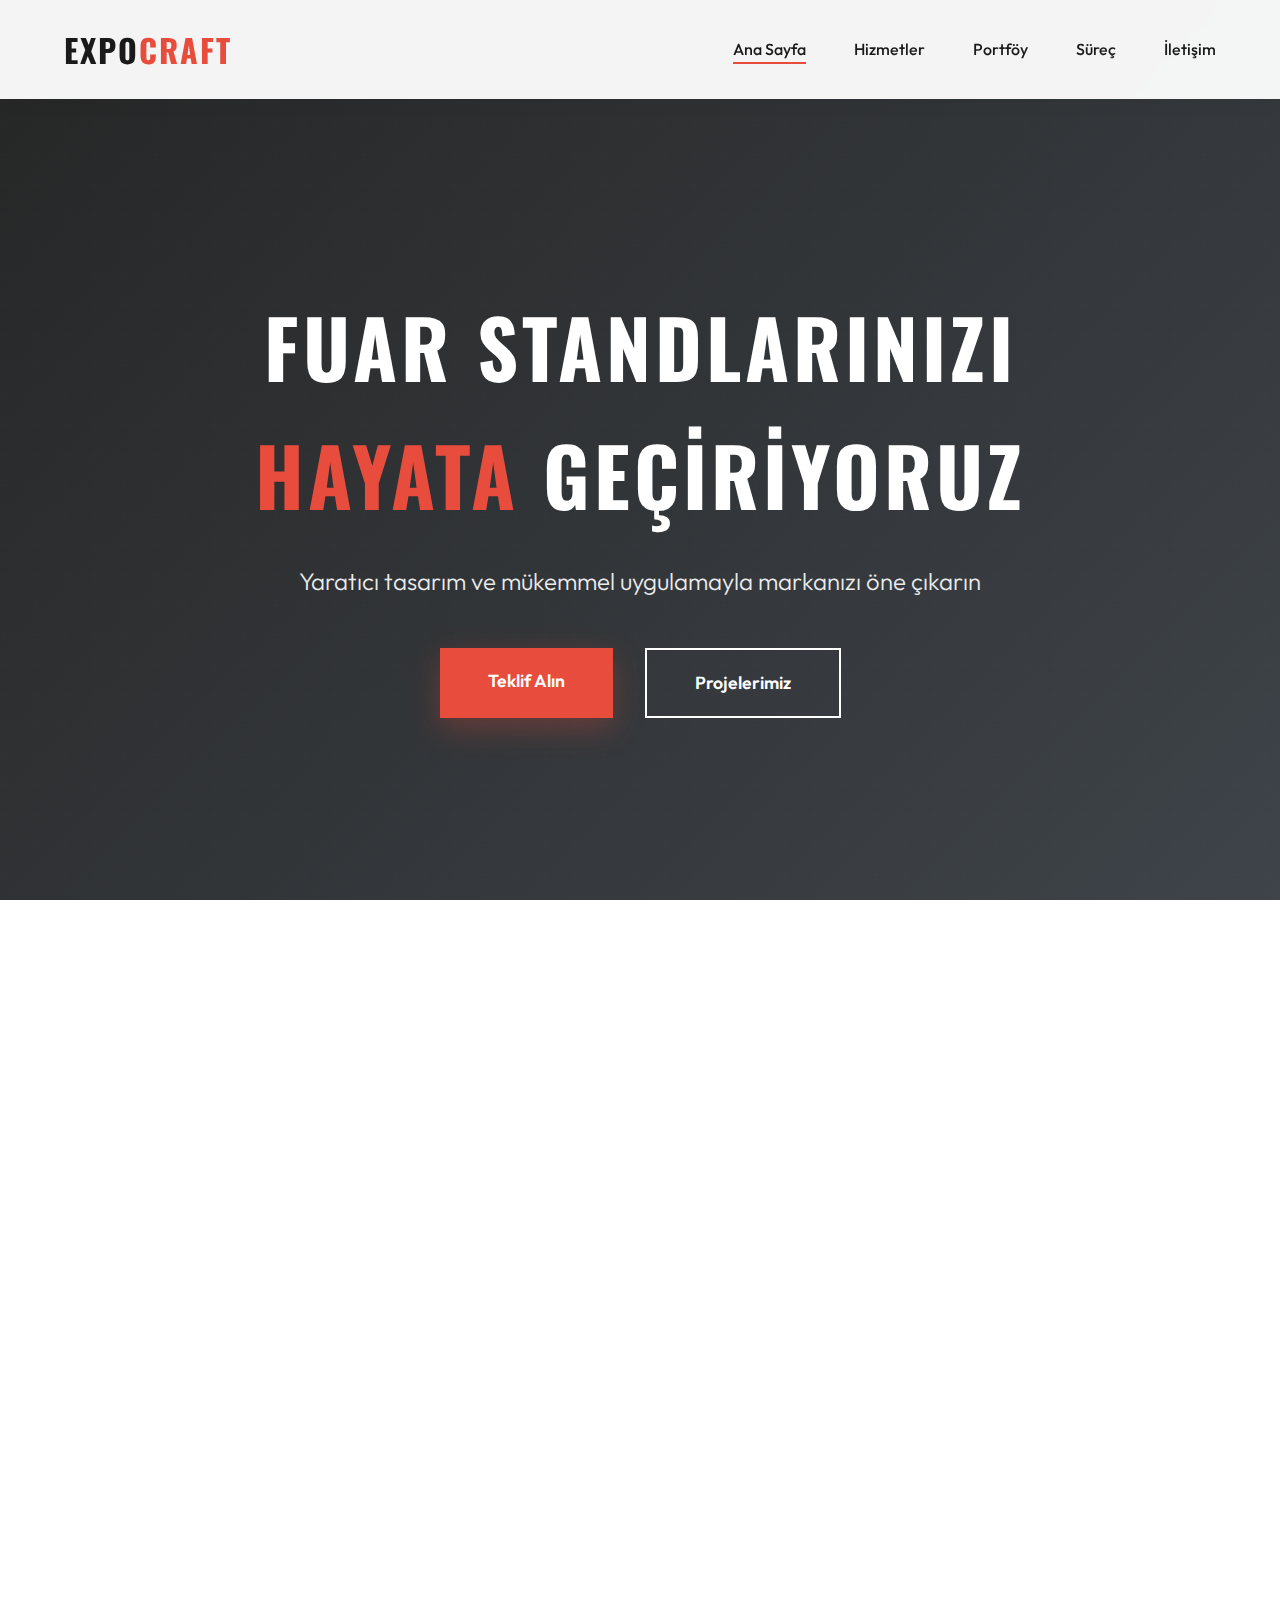
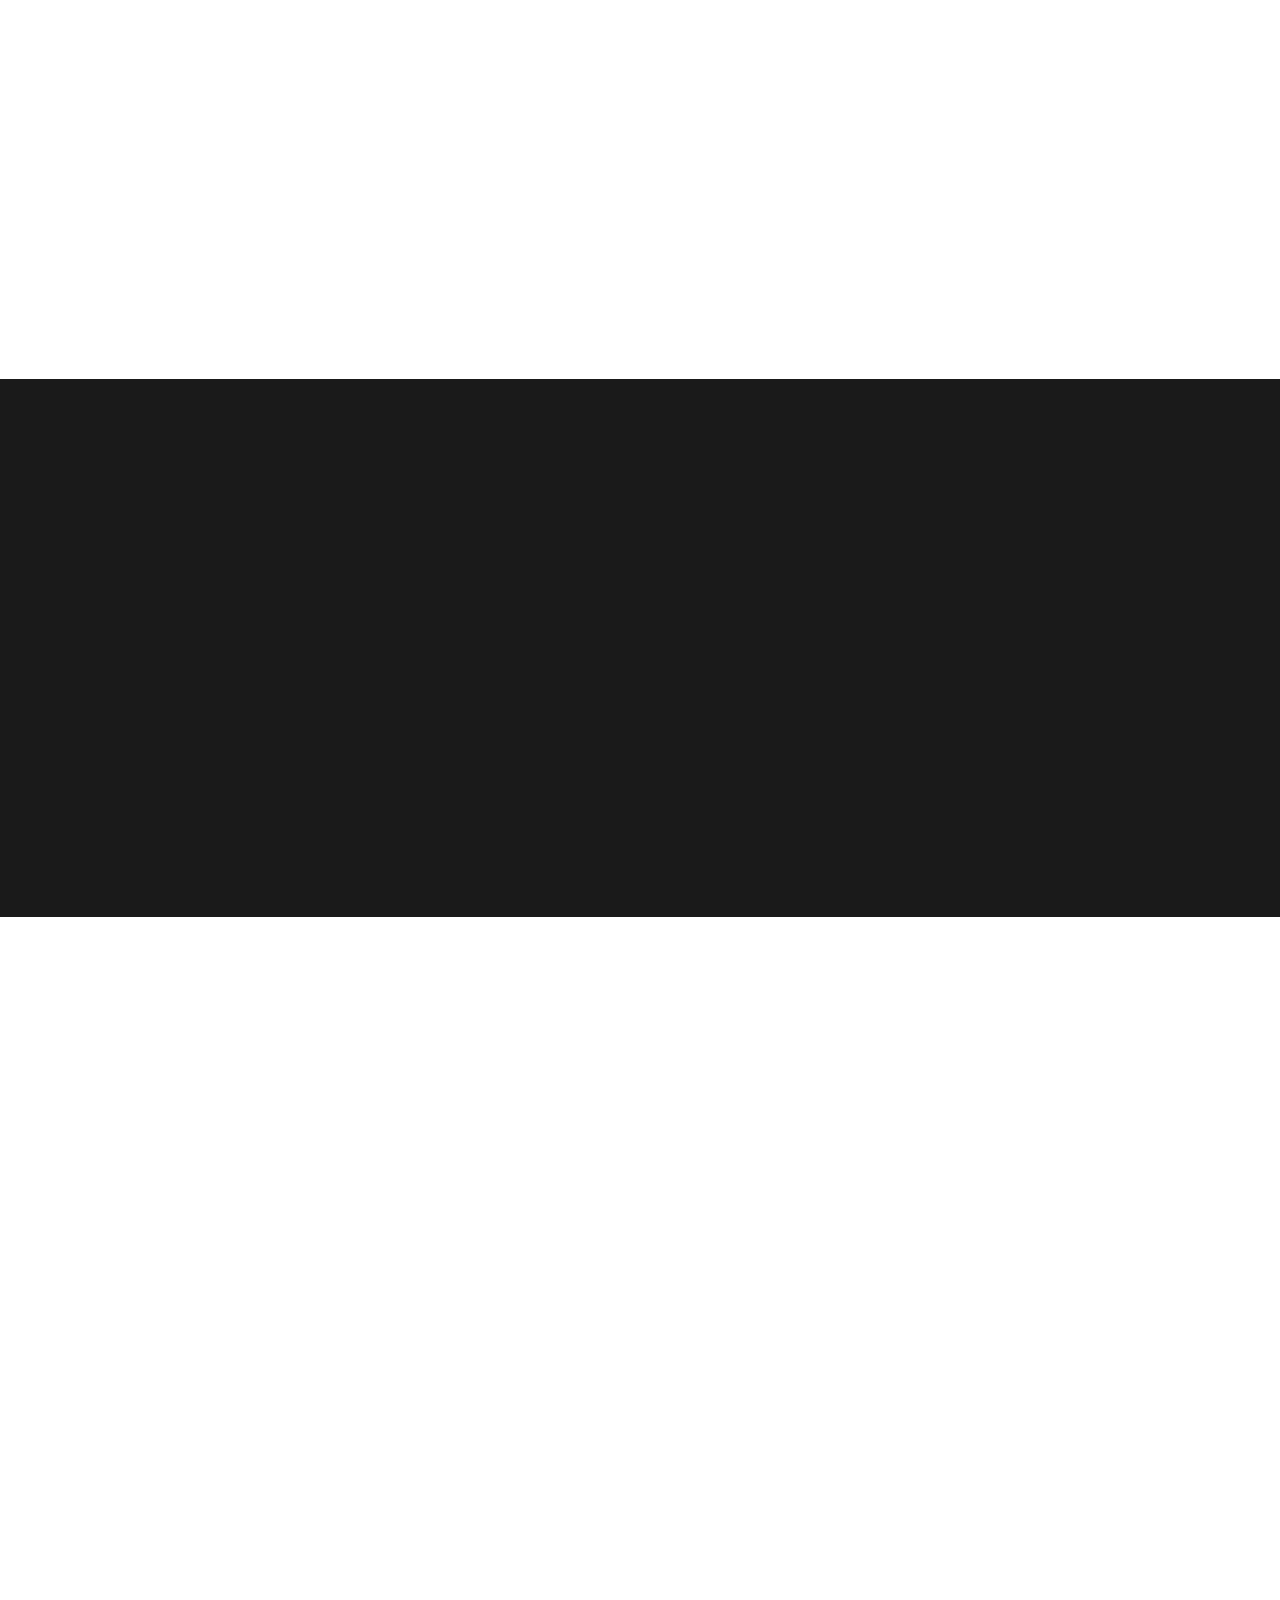
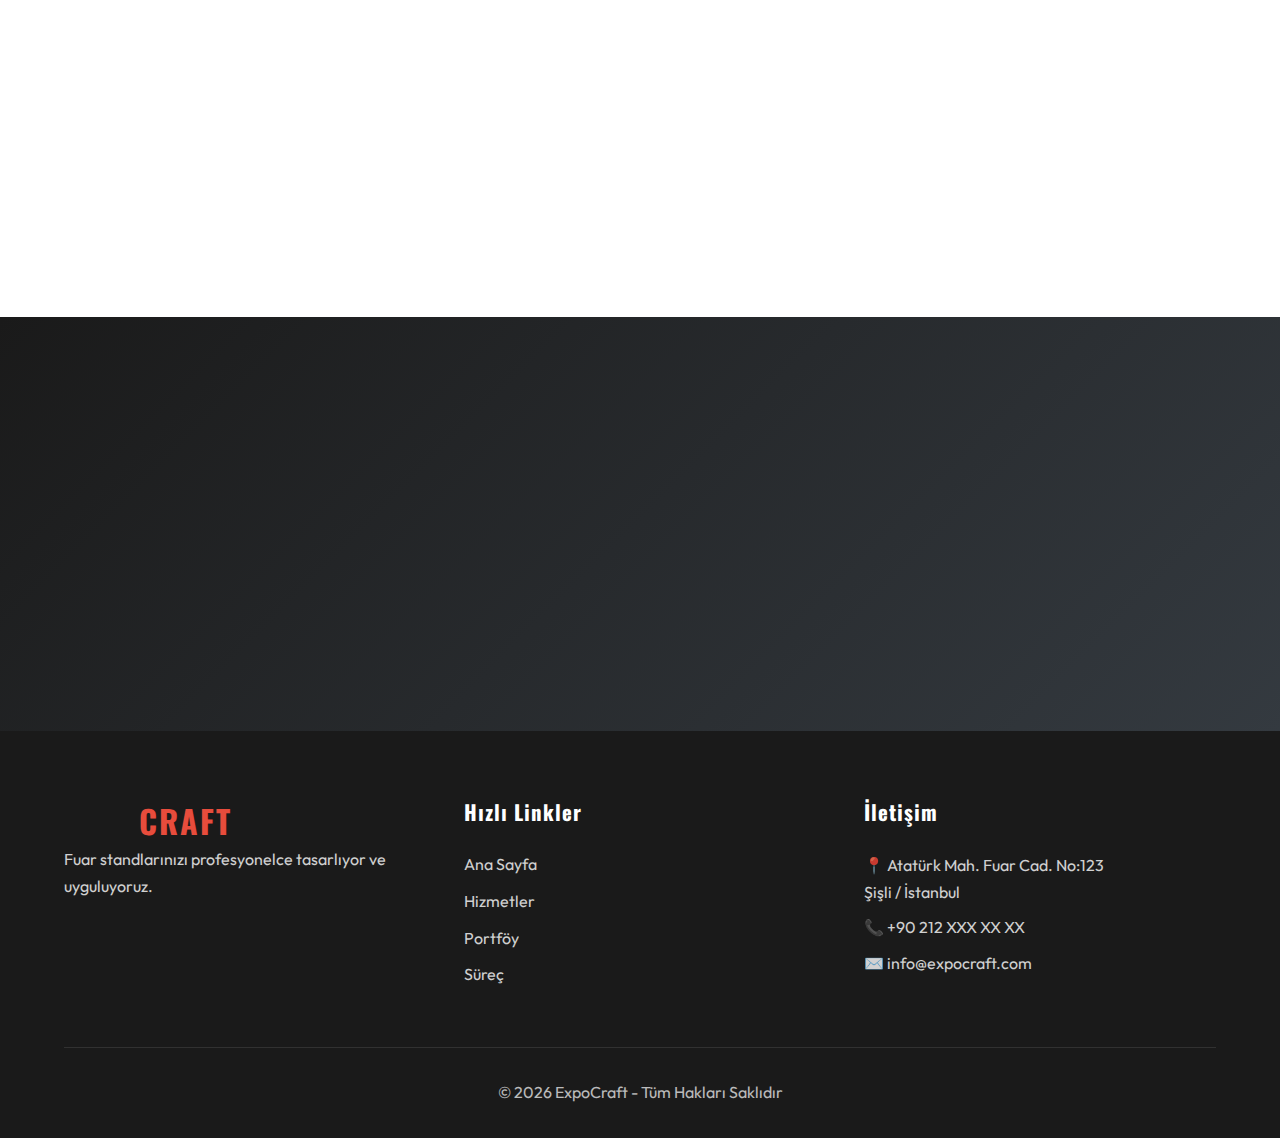
<file: index.html>
<!DOCTYPE html>
<html lang="tr">
<head>
    <meta charset="UTF-8">
    <meta name="viewport" content="width=device-width, initial-scale=1.0">
    <title>EXPOCRAFT - Fuar Tasarım & Uygulama</title>
    <link href="https://fonts.googleapis.com/css2?family=Oswald:wght@400;600;700&family=Outfit:wght@300;400;500;600&display=swap" rel="stylesheet">
    <link rel="stylesheet" href="style.css">
</head>
<body>
    <!-- Navigation -->
    <nav>
        <div class="container">
            <div class="logo">EXPO<span>CRAFT</span></div>
            <ul>
                <li><a href="index.html" class="active">Ana Sayfa</a></li>
                <li><a href="hizmetler.html">Hizmetler</a></li>
                <li><a href="portfolyo.html">Portföy</a></li>
                <li><a href="surec.html">Süreç</a></li>
                <li><a href="iletisim.html">İletişim</a></li>
            </ul>
        </div>
    </nav>

    <!-- Hero Section -->
    <section class="hero">
        <div class="hero-content">
            <h1>FUAR STANDLARINIZI <span>HAYATA</span> GEÇİRİYORUZ</h1>
            <p>Yaratıcı tasarım ve mükemmel uygulamayla markanızı öne çıkarın</p>
            <div class="cta-buttons">
                <a href="iletisim.html" class="btn btn-primary">Teklif Alın</a>
                <a href="portfolyo.html" class="btn btn-secondary">Projelerimiz</a>
            </div>
        </div>
    </section>

    <!-- About Section -->
    <section class="about">
        <div class="about-container">
            <div class="about-content fade-in">
                <h2>HAKKIMIZDA</h2>
                <p class="lead">15 yılı aşkın deneyimimizle, fuar sektöründe öncü bir konumdayız.</p>
                <p>ExpoCraft olarak, markaların fuar standlarında en iyi şekilde temsil edilmesini sağlıyoruz. Tasarımdan üretime, montajdan demontaja kadar tüm süreçleri yönetiyor, müşterilerimize anahtar teslim çözümler sunuyoruz.</p>
                <p>Ekibimiz, yaratıcı tasarımcılar, deneyimli mühendisler ve profesyonel montaj ekiplerinden oluşmaktadır. Her projede mükemmeliyeti hedefliyor, müşteri memnuniyetini ön planda tutuyoruz.</p>
                <div class="about-features">
                    <div class="feature-item">
                        <div class="feature-icon">✓</div>
                        <div>
                            <h4>Profesyonel Ekip</h4>
                            <p>Alanında uzman tasarımcı ve uygulayıcılar</p>
                        </div>
                    </div>
                    <div class="feature-item">
                        <div class="feature-icon">✓</div>
                        <div>
                            <h4>Kalite Garantisi</h4>
                            <p>En yüksek standartlarda malzeme ve işçilik</p>
                        </div>
                    </div>
                    <div class="feature-item">
                        <div class="feature-icon">✓</div>
                        <div>
                            <h4>Zamanında Teslimat</h4>
                            <p>Proje takvimlerine titizlikle uyum</p>
                        </div>
                    </div>
                </div>
                <a href="hizmetler.html" class="btn btn-primary">Hizmetlerimizi Keşfedin</a>
            </div>
            <div class="about-image fade-in">
                <div class="image-placeholder">
                    <div class="placeholder-icon">🏗️</div>
                    <p>Modern Stand Tasarımları</p>
                </div>
            </div>
        </div>
    </section>

    <!-- Stats Section -->
    <section class="stats">
        <div class="stats-grid">
            <div class="stat-item fade-in">
                <h2>500+</h2>
                <p>Tamamlanan Proje</p>
            </div>
            <div class="stat-item fade-in">
                <h2>15+</h2>
                <p>Yıllık Deneyim</p>
            </div>
            <div class="stat-item fade-in">
                <h2>250+</h2>
                <p>Mutlu Müşteri</p>
            </div>
            <div class="stat-item fade-in">
                <h2>%98</h2>
                <p>Müşteri Memnuniyeti</p>
            </div>
        </div>
    </section>

    <!-- Why Us Section -->
    <section class="why-us">
        <h2 class="section-title fade-in">NEDEN EXPOCRAFT?</h2>
        <p class="section-subtitle fade-in">Fuar standı projelerinizde bizi tercih etmeniz için sebepler</p>
        
        <div class="why-grid">
            <div class="why-card fade-in">
                <div class="why-number">01</div>
                <h3>Yaratıcı Tasarımlar</h3>
                <p>Her marka için özel, dikkat çekici ve işlevsel tasarımlar oluşturuyoruz. Standınız fuarda öne çıkacak.</p>
            </div>
            
            <div class="why-card fade-in">
                <div class="why-number">02</div>
                <h3>Anahtar Teslim Çözüm</h3>
                <p>Tasarımdan uygulamaya, lojistikten teknik desteğe kadar her şeyi üstleniyoruz. Siz sadece fuara odaklanın.</p>
            </div>
            
            <div class="why-card fade-in">
                <div class="why-number">03</div>
                <h3>Kaliteli Malzeme</h3>
                <p>Sadece en kaliteli ve dayanıklı malzemeleri kullanıyoruz. Standınız hem estetik hem de sağlam olacak.</p>
            </div>
            
            <div class="why-card fade-in">
                <div class="why-number">04</div>
                <h3>Deneyimli Ekip</h3>
                <p>15 yılı aşkın deneyime sahip profesyonel ekibimiz, her projeyi titizlikle yönetir.</p>
            </div>
            
            <div class="why-card fade-in">
                <div class="why-number">05</div>
                <h3>Rekabetçi Fiyat</h3>
                <p>Yüksek kaliteyi uygun fiyatlarla sunuyoruz. Bütçenize en uygun çözümleri buluyoruz.</p>
            </div>
            
            <div class="why-card fade-in">
                <div class="why-number">06</div>
                <h3>7/24 Destek</h3>
                <p>Fuar öncesi, sırası ve sonrasında kesintisiz teknik destek sağlıyoruz.</p>
            </div>
        </div>
    </section>

    <!-- CTA Section -->
    <section class="cta-section">
        <div class="cta-content fade-in">
            <h2>Projeniz İçin Hazır mısınız?</h2>
            <p>Fuarınızda fark yaratacak bir stand için hemen bizimle iletişime geçin</p>
            <a href="iletisim.html" class="btn btn-primary">Ücretsiz Teklif Alın</a>
        </div>
    </section>

    <!-- Footer -->
    <footer>
        <div class="footer-content">
            <div class="footer-section">
                <div class="logo">EXPO<span>CRAFT</span></div>
                <p>Fuar standlarınızı profesyonelce tasarlıyor ve uyguluyoruz.</p>
            </div>
            <div class="footer-section">
                <h4>Hızlı Linkler</h4>
                <ul>
                    <li><a href="index.html">Ana Sayfa</a></li>
                    <li><a href="hizmetler.html">Hizmetler</a></li>
                    <li><a href="portfolyo.html">Portföy</a></li>
                    <li><a href="surec.html">Süreç</a></li>
                </ul>
            </div>
            <div class="footer-section">
                <h4>İletişim</h4>
                <p>📍 Atatürk Mah. Fuar Cad. No:123<br>Şişli / İstanbul</p>
                <p>📞 +90 212 XXX XX XX</p>
                <p>✉️ info@expocraft.com</p>
            </div>
        </div>
        <div class="footer-bottom">
            <p>&copy; 2026 ExpoCraft - Tüm Hakları Saklıdır</p>
        </div>
    </footer>

    <script src="script.js"></script>
</body>
</html>
</file>
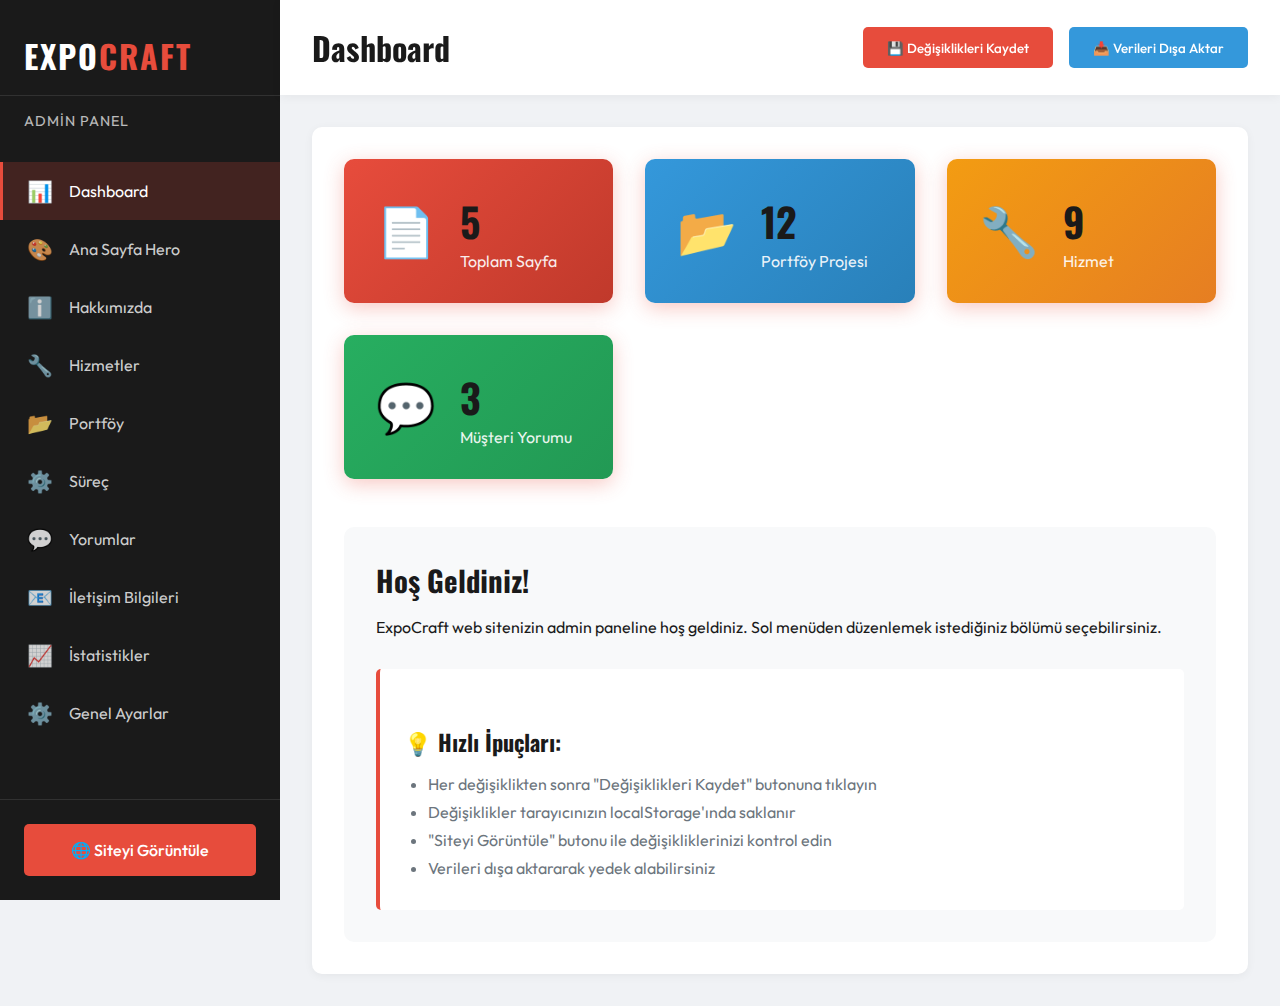
<file: admin.html>
<!DOCTYPE html>
<html lang="tr">
<head>
    <meta charset="UTF-8">
    <meta name="viewport" content="width=device-width, initial-scale=1.0">
    <title>Admin Panel - EXPOCRAFT</title>
    <link href="https://fonts.googleapis.com/css2?family=Oswald:wght@400;600;700&family=Outfit:wght@300;400;500;600&display=swap" rel="stylesheet">
    <link rel="stylesheet" href="admin-style.css">
</head>
<body>
    <div class="admin-container">
        <!-- Sidebar -->
        <aside class="sidebar">
            <div class="logo">EXPO<span>CRAFT</span></div>
            <div class="admin-title">Admin Panel</div>
            
            <nav class="admin-nav">
                <a href="#" class="nav-item active" data-section="dashboard">
                    <span class="icon">📊</span>
                    Dashboard
                </a>
                <a href="#" class="nav-item" data-section="hero">
                    <span class="icon">🎨</span>
                    Ana Sayfa Hero
                </a>
                <a href="#" class="nav-item" data-section="about">
                    <span class="icon">ℹ️</span>
                    Hakkımızda
                </a>
                <a href="#" class="nav-item" data-section="services">
                    <span class="icon">🔧</span>
                    Hizmetler
                </a>
                <a href="#" class="nav-item" data-section="portfolio">
                    <span class="icon">📂</span>
                    Portföy
                </a>
                <a href="#" class="nav-item" data-section="process">
                    <span class="icon">⚙️</span>
                    Süreç
                </a>
                <a href="#" class="nav-item" data-section="testimonials">
                    <span class="icon">💬</span>
                    Yorumlar
                </a>
                <a href="#" class="nav-item" data-section="contact">
                    <span class="icon">📧</span>
                    İletişim Bilgileri
                </a>
                <a href="#" class="nav-item" data-section="stats">
                    <span class="icon">📈</span>
                    İstatistikler
                </a>
                <a href="#" class="nav-item" data-section="settings">
                    <span class="icon">⚙️</span>
                    Genel Ayarlar
                </a>
            </nav>
            
            <div class="sidebar-footer">
                <a href="index.html" class="btn-view-site" target="_blank">🌐 Siteyi Görüntüle</a>
            </div>
        </aside>

        <!-- Main Content -->
        <main class="main-content">
            <header class="top-bar">
                <h1 id="page-title">Dashboard</h1>
                <div class="top-actions">
                    <button class="btn-save" id="saveChanges">💾 Değişiklikleri Kaydet</button>
                    <button class="btn-export" id="exportData">📥 Verileri Dışa Aktar</button>
                </div>
            </header>

            <div class="content-area">
                <!-- Dashboard Section -->
                <section id="section-dashboard" class="admin-section active">
                    <div class="dashboard-cards">
                        <div class="dash-card">
                            <div class="card-icon">📄</div>
                            <div class="card-info">
                                <h3>5</h3>
                                <p>Toplam Sayfa</p>
                            </div>
                        </div>
                        <div class="dash-card">
                            <div class="card-icon">📂</div>
                            <div class="card-info">
                                <h3>12</h3>
                                <p>Portföy Projesi</p>
                            </div>
                        </div>
                        <div class="dash-card">
                            <div class="card-icon">🔧</div>
                            <div class="card-info">
                                <h3>9</h3>
                                <p>Hizmet</p>
                            </div>
                        </div>
                        <div class="dash-card">
                            <div class="card-icon">💬</div>
                            <div class="card-info">
                                <h3>3</h3>
                                <p>Müşteri Yorumu</p>
                            </div>
                        </div>
                    </div>

                    <div class="welcome-message">
                        <h2>Hoş Geldiniz!</h2>
                        <p>ExpoCraft web sitenizin admin paneline hoş geldiniz. Sol menüden düzenlemek istediğiniz bölümü seçebilirsiniz.</p>
                        <div class="quick-tips">
                            <h3>💡 Hızlı İpuçları:</h3>
                            <ul>
                                <li>Her değişiklikten sonra "Değişiklikleri Kaydet" butonuna tıklayın</li>
                                <li>Değişiklikler tarayıcınızın localStorage'ında saklanır</li>
                                <li>"Siteyi Görüntüle" butonu ile değişikliklerinizi kontrol edin</li>
                                <li>Verileri dışa aktararak yedek alabilirsiniz</li>
                            </ul>
                        </div>
                    </div>
                </section>

                <!-- Hero Section -->
                <section id="section-hero" class="admin-section">
                    <h2>Ana Sayfa Hero Bölümü</h2>
                    
                    <div class="form-group">
                        <label>Ana Başlık</label>
                        <input type="text" id="hero-title" value="FUAR STANDLARINIZI HAYATA GEÇİRİYORUZ">
                        <small>Vurgulu kelime için &lt;span&gt; etiketi kullanın</small>
                    </div>

                    <div class="form-group">
                        <label>Alt Başlık</label>
                        <input type="text" id="hero-subtitle" value="Yaratıcı tasarım ve mükemmel uygulamayla markanızı öne çıkarın">
                    </div>

                    <div class="form-group">
                        <label>Birinci Buton Metni</label>
                        <input type="text" id="hero-btn1" value="Teklif Alın">
                    </div>

                    <div class="form-group">
                        <label>İkinci Buton Metni</label>
                        <input type="text" id="hero-btn2" value="Projelerimiz">
                    </div>

                    <div class="form-group">
                        <label>Arka Plan Görseli URL</label>
                        <input type="text" id="hero-bg" value="https://images.unsplash.com/photo-1540575467063-178a50c2df87?w=1920&q=80">
                        <small>Unsplash veya kendi görsel URL'inizi kullanabilirsiniz</small>
                    </div>
                </section>

                <!-- About Section -->
                <section id="section-about" class="admin-section">
                    <h2>Hakkımızda Bölümü</h2>
                    
                    <div class="form-group">
                        <label>Bölüm Başlığı</label>
                        <input type="text" id="about-title" value="HAKKIMIZDA">
                    </div>

                    <div class="form-group">
                        <label>Ön Paragraf (Lead)</label>
                        <textarea id="about-lead" rows="2">15 yılı aşkın deneyimimizle, fuar sektöründe öncü bir konumdayız.</textarea>
                    </div>

                    <div class="form-group">
                        <label>Paragraf 1</label>
                        <textarea id="about-p1" rows="3">ExpoCraft olarak, markaların fuar standlarında en iyi şekilde temsil edilmesini sağlıyoruz. Tasarımdan üretime, montajdan demontaja kadar tüm süreçleri yönetiyor, müşterilerimize anahtar teslim çözümler sunuyoruz.</textarea>
                    </div>

                    <div class="form-group">
                        <label>Paragraf 2</label>
                        <textarea id="about-p2" rows="3">Ekibimiz, yaratıcı tasarımcılar, deneyimli mühendisler ve profesyonel montaj ekiplerinden oluşmaktadır. Her projede mükemmeliyeti hedefliyor, müşteri memnuniyetini ön planda tutuyoruz.</textarea>
                    </div>

                    <h3>Özellikler</h3>
                    <div class="features-list">
                        <div class="feature-item">
                            <input type="text" placeholder="Özellik Başlığı" value="Profesyonel Ekip">
                            <textarea placeholder="Açıklama" rows="2">Alanında uzman tasarımcı ve uygulayıcılar</textarea>
                        </div>
                        <div class="feature-item">
                            <input type="text" placeholder="Özellik Başlığı" value="Kalite Garantisi">
                            <textarea placeholder="Açıklama" rows="2">En yüksek standartlarda malzeme ve işçilik</textarea>
                        </div>
                        <div class="feature-item">
                            <input type="text" placeholder="Özellik Başlığı" value="Zamanında Teslimat">
                            <textarea placeholder="Açıklama" rows="2">Proje takvimlerine titizlikle uyum</textarea>
                        </div>
                    </div>
                </section>

                <!-- Services Section -->
                <section id="section-services" class="admin-section">
                    <h2>Hizmetler</h2>
                    <button class="btn-add" id="addService">+ Yeni Hizmet Ekle</button>
                    
                    <div id="services-list" class="items-list">
                        <!-- Services will be dynamically loaded -->
                    </div>
                </section>

                <!-- Portfolio Section -->
                <section id="section-portfolio" class="admin-section">
                    <h2>Portföy Projeleri</h2>
                    <button class="btn-add" id="addProject">+ Yeni Proje Ekle</button>
                    
                    <div id="portfolio-list" class="items-list">
                        <!-- Portfolio items will be dynamically loaded -->
                    </div>
                </section>

                <!-- Process Section -->
                <section id="section-process" class="admin-section">
                    <h2>Çalışma Süreci</h2>
                    
                    <div id="process-list" class="items-list">
                        <!-- Process steps will be dynamically loaded -->
                    </div>
                </section>

                <!-- Testimonials Section -->
                <section id="section-testimonials" class="admin-section">
                    <h2>Müşteri Yorumları</h2>
                    <button class="btn-add" id="addTestimonial">+ Yeni Yorum Ekle</button>
                    
                    <div id="testimonials-list" class="items-list">
                        <!-- Testimonials will be dynamically loaded -->
                    </div>
                </section>

                <!-- Contact Section -->
                <section id="section-contact" class="admin-section">
                    <h2>İletişim Bilgileri</h2>
                    
                    <div class="form-group">
                        <label>Adres</label>
                        <textarea id="contact-address" rows="3">Atatürk Mahallesi, Fuar Caddesi No:123
Şişli / İstanbul, 34000
Türkiye</textarea>
                    </div>

                    <div class="form-row">
                        <div class="form-group">
                            <label>Ofis Telefonu</label>
                            <input type="text" id="contact-phone1" value="+90 212 XXX XX XX">
                        </div>
                        <div class="form-group">
                            <label>Mobil Telefonu</label>
                            <input type="text" id="contact-phone2" value="+90 555 XXX XX XX">
                        </div>
                    </div>

                    <div class="form-row">
                        <div class="form-group">
                            <label>Genel E-posta</label>
                            <input type="email" id="contact-email1" value="info@expocraft.com">
                        </div>
                        <div class="form-group">
                            <label>Satış E-posta</label>
                            <input type="email" id="contact-email2" value="satis@expocraft.com">
                        </div>
                    </div>

                    <h3>Çalışma Saatleri</h3>
                    <div class="form-group">
                        <label>Hafta İçi</label>
                        <input type="text" id="contact-hours-weekday" value="Pazartesi - Cuma: 09:00 - 18:00">
                    </div>
                    <div class="form-group">
                        <label>Cumartesi</label>
                        <input type="text" id="contact-hours-saturday" value="Cumartesi: 09:00 - 14:00">
                    </div>

                    <h3>Sosyal Medya</h3>
                    <div class="form-group">
                        <label>Facebook URL</label>
                        <input type="text" id="social-facebook" value="https://facebook.com/expocraft">
                    </div>
                    <div class="form-group">
                        <label>Instagram URL</label>
                        <input type="text" id="social-instagram" value="https://instagram.com/expocraft">
                    </div>
                    <div class="form-group">
                        <label>LinkedIn URL</label>
                        <input type="text" id="social-linkedin" value="https://linkedin.com/company/expocraft">
                    </div>
                </section>

                <!-- Stats Section -->
                <section id="section-stats" class="admin-section">
                    <h2>İstatistikler</h2>
                    
                    <div class="stats-grid">
                        <div class="form-group">
                            <label>Tamamlanan Proje</label>
                            <input type="text" id="stat-projects" value="500+">
                        </div>
                        <div class="form-group">
                            <label>Yıllık Deneyim</label>
                            <input type="text" id="stat-experience" value="15+">
                        </div>
                        <div class="form-group">
                            <label>Mutlu Müşteri</label>
                            <input type="text" id="stat-clients" value="250+">
                        </div>
                        <div class="form-group">
                            <label>Müşteri Memnuniyeti</label>
                            <input type="text" id="stat-satisfaction" value="%98">
                        </div>
                    </div>
                </section>

                <!-- Settings Section -->
                <section id="section-settings" class="admin-section">
                    <h2>Genel Ayarlar</h2>
                    
                    <div class="form-group">
                        <label>Site Adı</label>
                        <input type="text" id="site-name" value="EXPOCRAFT">
                    </div>

                    <div class="form-group">
                        <label>Site Sloganı</label>
                        <input type="text" id="site-slogan" value="Fuar Tasarım & Uygulama">
                    </div>

                    <div class="form-group">
                        <label>Footer Metni</label>
                        <textarea id="footer-text" rows="2">Fuar standlarınızı profesyonelce tasarlıyor ve uyguluyoruz.</textarea>
                    </div>

                    <div class="form-group">
                        <label>Copyright Metni</label>
                        <input type="text" id="copyright-text" value="© 2026 ExpoCraft - Tüm Hakları Saklıdır">
                    </div>

                    <div class="form-group">
                        <label>Tema Rengi (Primary)</label>
                        <input type="color" id="color-primary" value="#1a1a1a">
                    </div>

                    <div class="form-group">
                        <label>Vurgu Rengi (Secondary)</label>
                        <input type="color" id="color-secondary" value="#e74c3c">
                    </div>
                </section>

            </div>
        </main>
    </div>

    <div id="notification" class="notification"></div>

    <script src="admin-script.js"></script>
</body>
</html>
</file>
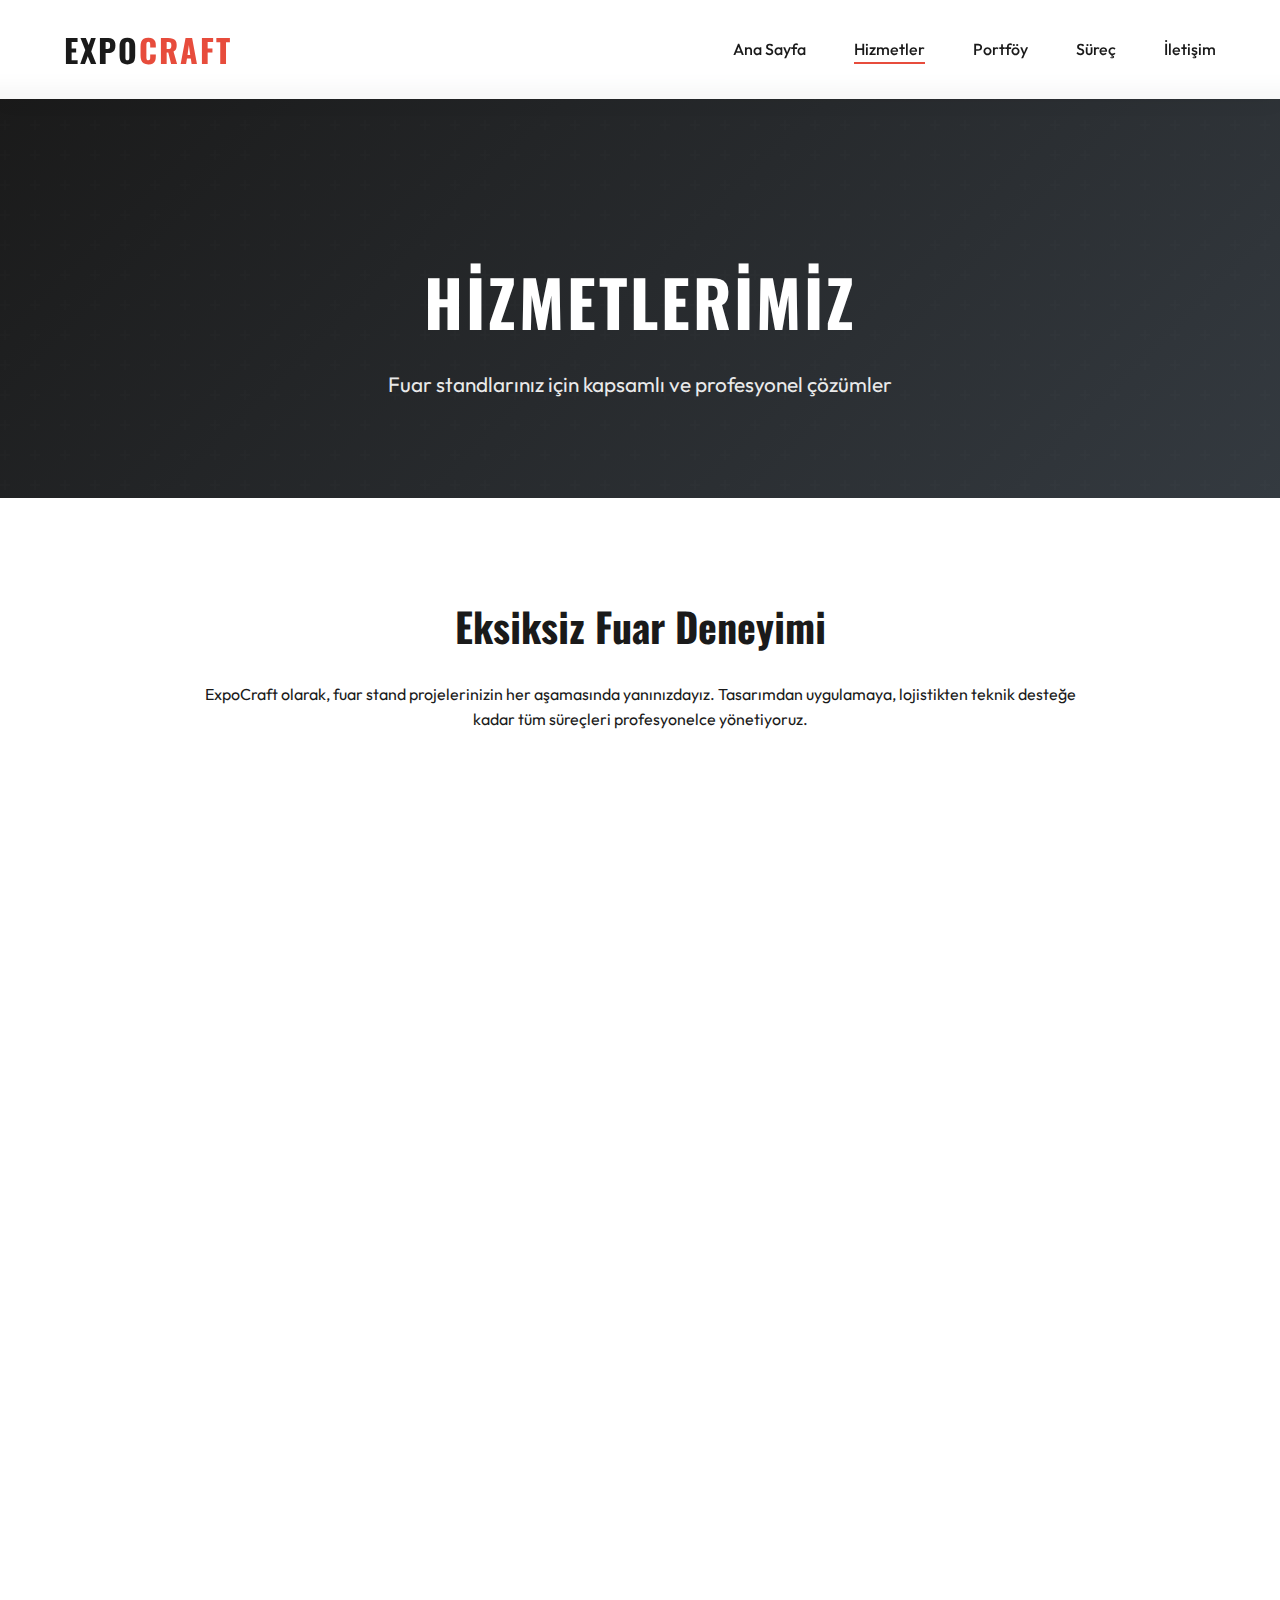
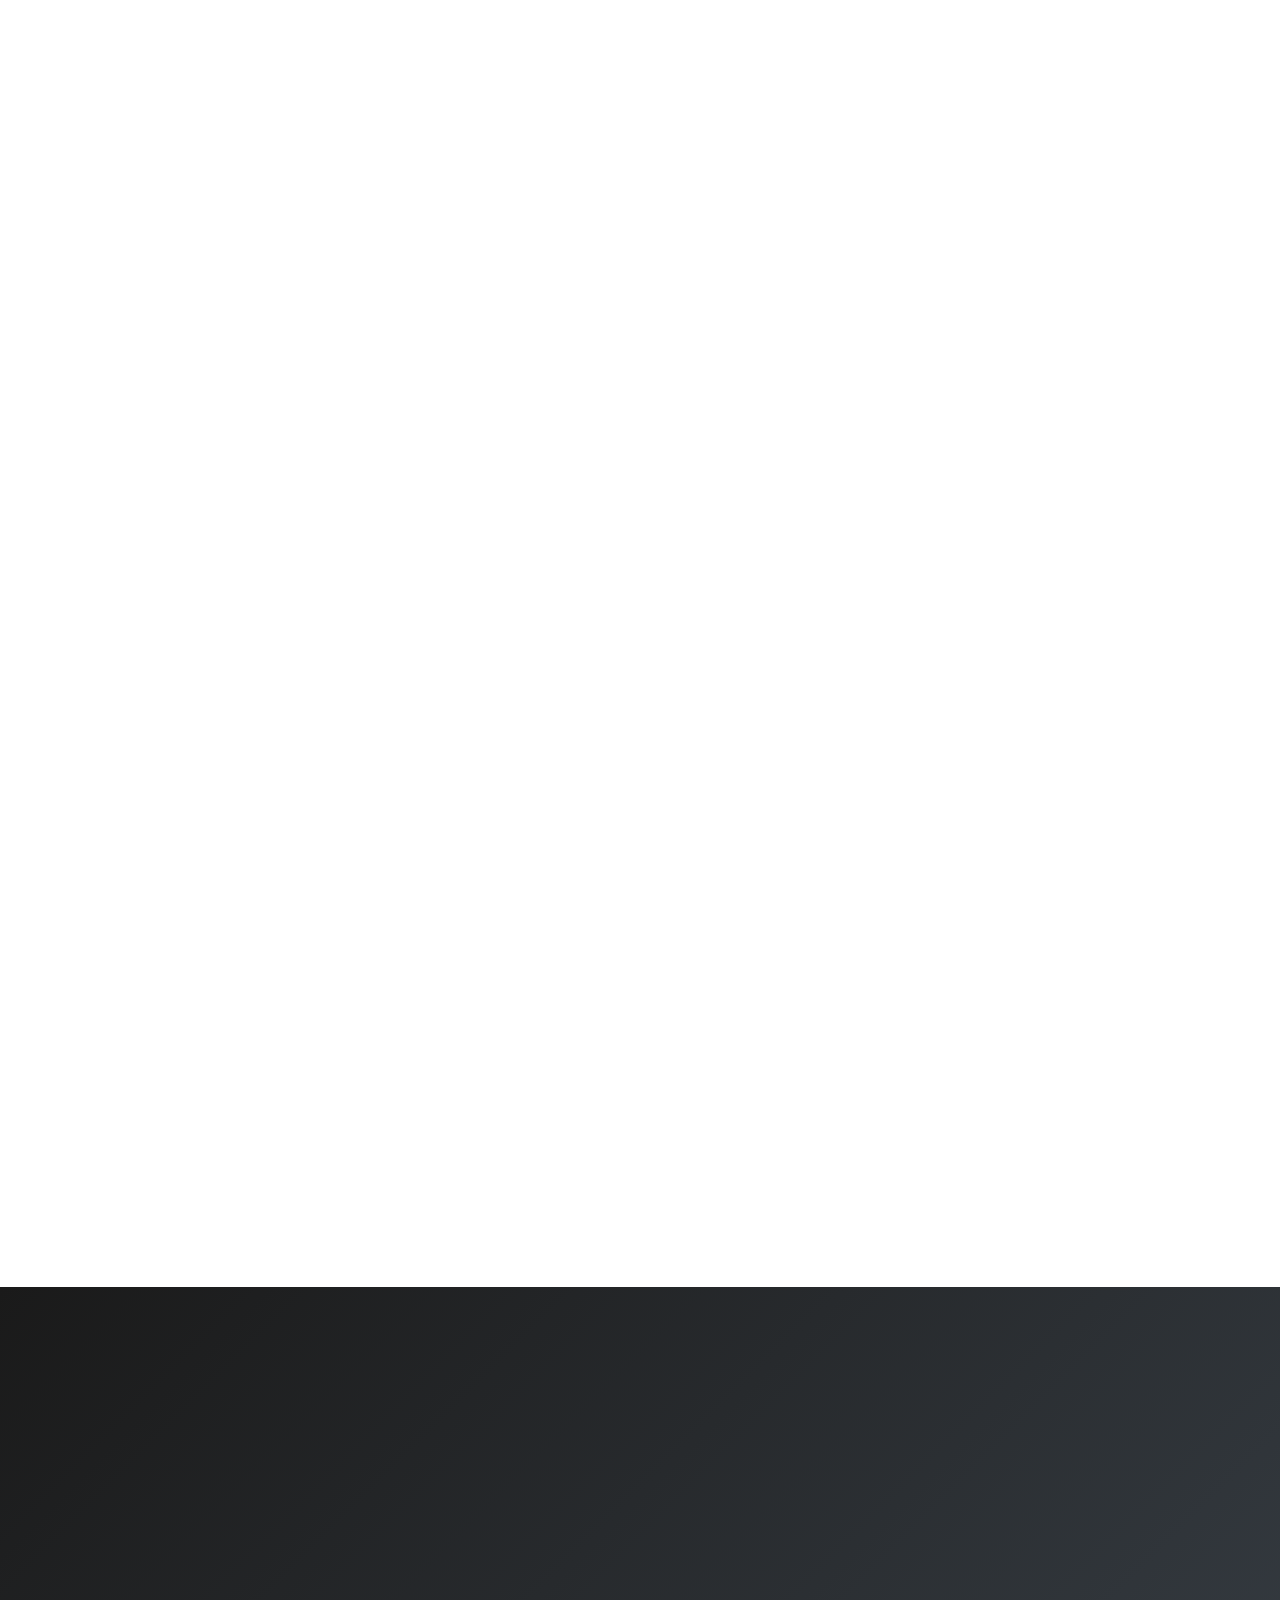
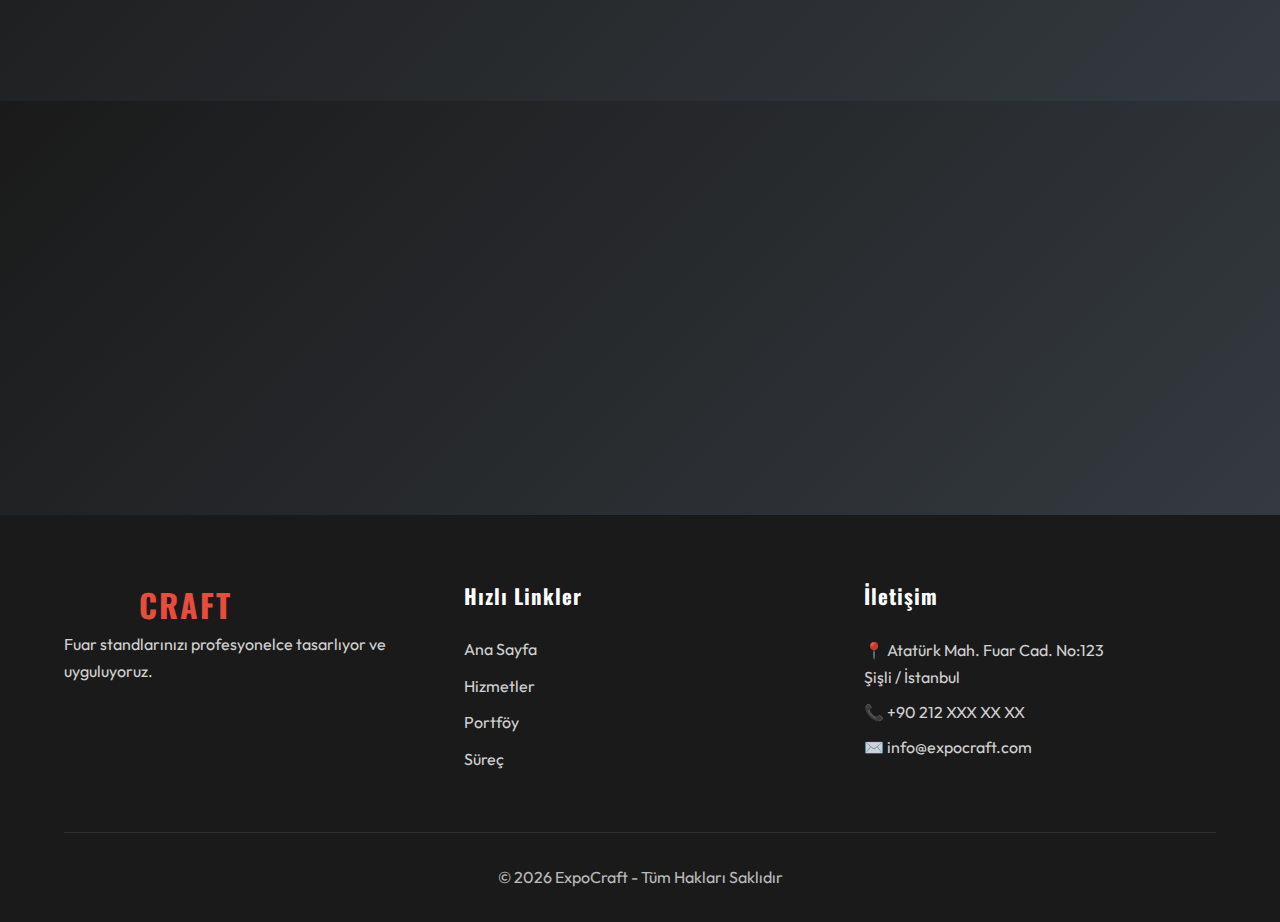
<file: hizmetler.html>
<!DOCTYPE html>
<html lang="tr">
<head>
    <meta charset="UTF-8">
    <meta name="viewport" content="width=device-width, initial-scale=1.0">
    <title>Hizmetlerimiz - EXPOCRAFT</title>
    <link href="https://fonts.googleapis.com/css2?family=Oswald:wght@400;600;700&family=Outfit:wght@300;400;500;600&display=swap" rel="stylesheet">
    <link rel="stylesheet" href="style.css">
</head>
<body>
    <!-- Navigation -->
    <nav>
        <div class="container">
            <div class="logo">EXPO<span>CRAFT</span></div>
            <ul>
                <li><a href="index.html">Ana Sayfa</a></li>
                <li><a href="hizmetler.html" class="active">Hizmetler</a></li>
                <li><a href="portfolyo.html">Portföy</a></li>
                <li><a href="surec.html">Süreç</a></li>
                <li><a href="iletisim.html">İletişim</a></li>
            </ul>
        </div>
    </nav>

    <!-- Page Header -->
    <section class="page-header">
        <div class="page-header-content">
            <h1>HİZMETLERİMİZ</h1>
            <p>Fuar standlarınız için kapsamlı ve profesyonel çözümler</p>
        </div>
    </section>

    <!-- Services Section -->
    <section class="services-page">
        <div class="services-intro fade-in">
            <h2>Eksiksiz Fuar Deneyimi</h2>
            <p>ExpoCraft olarak, fuar stand projelerinizin her aşamasında yanınızdayız. Tasarımdan uygulamaya, lojistikten teknik desteğe kadar tüm süreçleri profesyonelce yönetiyoruz.</p>
        </div>

        <div class="services-grid">
            <div class="service-card fade-in">
                <div class="service-icon">📐</div>
                <h3>Konsept ve Tasarım</h3>
                <p>Markanızın kimliğini yansıtan, etkileyici ve işlevsel stand tasarımları oluşturuyoruz. Her detay özenle planlanır.</p>
                <ul class="service-details">
                    <li>3D Tasarım ve Görselleştirme</li>
                    <li>Marka Kimliği Analizi</li>
                    <li>Kreatif Konsept Geliştirme</li>
                    <li>Fonksiyonel Alan Planlaması</li>
                    <li>Malzeme ve Renk Önerileri</li>
                </ul>
            </div>
            
            <div class="service-card fade-in">
                <div class="service-icon">🏗️</div>
                <h3>Üretim ve Uygulama</h3>
                <p>En kaliteli malzemelerle, deneyimli ekibimiz tarafından zamanında ve kusursuz montaj hizmeti sunuyoruz.</p>
                <ul class="service-details">
                    <li>Özel Atölye Üretimi</li>
                    <li>Kalite Kontrol Süreçleri</li>
                    <li>Profesyonel Montaj Ekibi</li>
                    <li>Zamanında Teslimat Garantisi</li>
                    <li>Teknik Destek ve Bakım</li>
                </ul>
            </div>
            
            <div class="service-card fade-in">
                <div class="service-icon">💡</div>
                <h3>Anahtar Teslim Çözümler</h3>
                <p>Tasarımdan montaja, dekorasyon ve demontaja kadar tüm süreçleri yönetiyor, size sadece fuara odaklanma fırsatı sunuyoruz.</p>
                <ul class="service-details">
                    <li>Tam Proje Yönetimi</li>
                    <li>Lojistik ve Nakliye</li>
                    <li>Elektrik ve Aydınlatma</li>
                    <li>Ses ve Görüntü Sistemleri</li>
                    <li>Fuar Sonrası Demontaj</li>
                </ul>
            </div>
            
            <div class="service-card fade-in">
                <div class="service-icon">🎨</div>
                <h3>Grafik ve Görsel Tasarım</h3>
                <p>Standınızın görsel kimliğini güçlendiren profesyonel grafik tasarım ve baskı hizmetleri ile fark yaratın.</p>
                <ul class="service-details">
                    <li>Kurumsal Kimlik Uygulamaları</li>
                    <li>Dijital ve Baskı Tasarımları</li>
                    <li>Banner ve Poster Üretimi</li>
                    <li>LED Ekran İçerik Üretimi</li>
                    <li>Promosyon Malzemeleri</li>
                </ul>
            </div>
            
            <div class="service-card fade-in">
                <div class="service-icon">🌍</div>
                <h3>Yurt İçi ve Yurt Dışı Fuarlar</h3>
                <p>Türkiye'nin dört bir yanında ve yurt dışı fuarlarda lojistik desteği ile eksiksiz hizmet garantisi veriyoruz.</p>
                <ul class="service-details">
                    <li>Ulusal Fuar Organizasyonları</li>
                    <li>Uluslararası Fuar Desteği</li>
                    <li>Gümrük ve Lojistik Danışmanlığı</li>
                    <li>Yerel Uyum ve Koordinasyon</li>
                    <li>Çok Dilli Proje Yönetimi</li>
                </ul>
            </div>
            
            <div class="service-card fade-in">
                <div class="service-icon">🔧</div>
                <h3>Özel Proje Danışmanlığı</h3>
                <p>Her projeye özel çözümler geliştiriyor, bütçenize en uygun ve etkili tasarımları sunuyoruz.</p>
                <ul class="service-details">
                    <li>Bütçe Optimizasyonu</li>
                    <li>Fuar Stratejisi Danışmanlığı</li>
                    <li>Modüler Stand Çözümleri</li>
                    <li>Sürdürülebilir Tasarım</li>
                    <li>ROI Analizi ve Raporlama</li>
                </ul>
            </div>

            <div class="service-card fade-in">
                <div class="service-icon">📱</div>
                <h3>Dijital Entegrasyon</h3>
                <p>Modern teknolojilerle standınızı dijitalleştiriyor, ziyaretçi deneyimini üst seviyeye çıkarıyoruz.</p>
                <ul class="service-details">
                    <li>İnteraktif Ekran Sistemleri</li>
                    <li>VR/AR Uygulamaları</li>
                    <li>Dokunmatik Kiosk Çözümleri</li>
                    <li>Sosyal Medya Entegrasyonu</li>
                    <li>Ziyaretçi Takip Sistemleri</li>
                </ul>
            </div>

            <div class="service-card fade-in">
                <div class="service-icon">🪑</div>
                <h3>Mobilya ve Dekorasyon</h3>
                <p>Standınıza özel tasarlanmış mobilyalar ve dekorasyon öğeleri ile konforlu ve şık alanlar yaratıyoruz.</p>
                <ul class="service-details">
                    <li>Özel Tasarım Mobilya</li>
                    <li>Kiralık Mobilya Seçenekleri</li>
                    <li>Bitki ve Dekoratif Ürünler</li>
                    <li>Işık ve Aydınlatma Dekorasyonu</li>
                    <li>Halı ve Zemin Kaplamaları</li>
                </ul>
            </div>

            <div class="service-card fade-in">
                <div class="service-icon">⚡</div>
                <h3>Teknik Altyapı</h3>
                <p>Güvenilir ve profesyonel teknik altyapı hizmetleriyle standınızın sorunsuz çalışmasını sağlıyoruz.</p>
                <ul class="service-details">
                    <li>Elektrik ve Kablolama</li>
                    <li>İnternet ve Network Kurulumu</li>
                    <li>Ses ve Işık Sistemleri</li>
                    <li>Klima ve Havalandırma</li>
                    <li>7/24 Teknik Destek</li>
                </ul>
            </div>
        </div>
    </section>

    <!-- Process Preview -->
    <section class="process-preview">
        <div class="process-preview-content fade-in">
            <h2>Nasıl Çalışıyoruz?</h2>
            <p>5 adımda projenizi hayata geçiriyoruz. Detayları görmek ister misiniz?</p>
            <a href="surec.html" class="btn btn-primary">Çalışma Sürecimiz</a>
        </div>
    </section>

    <!-- CTA Section -->
    <section class="cta-section">
        <div class="cta-content fade-in">
            <h2>Hizmetlerimiz Hakkında Daha Fazla Bilgi Alın</h2>
            <p>Projenize özel çözümler için uzman ekibimizle görüşün</p>
            <a href="iletisim.html" class="btn btn-primary">Bizimle İletişime Geçin</a>
        </div>
    </section>

    <!-- Footer -->
    <footer>
        <div class="footer-content">
            <div class="footer-section">
                <div class="logo">EXPO<span>CRAFT</span></div>
                <p>Fuar standlarınızı profesyonelce tasarlıyor ve uyguluyoruz.</p>
            </div>
            <div class="footer-section">
                <h4>Hızlı Linkler</h4>
                <ul>
                    <li><a href="index.html">Ana Sayfa</a></li>
                    <li><a href="hizmetler.html">Hizmetler</a></li>
                    <li><a href="portfolyo.html">Portföy</a></li>
                    <li><a href="surec.html">Süreç</a></li>
                </ul>
            </div>
            <div class="footer-section">
                <h4>İletişim</h4>
                <p>📍 Atatürk Mah. Fuar Cad. No:123<br>Şişli / İstanbul</p>
                <p>📞 +90 212 XXX XX XX</p>
                <p>✉️ info@expocraft.com</p>
            </div>
        </div>
        <div class="footer-bottom">
            <p>&copy; 2026 ExpoCraft - Tüm Hakları Saklıdır</p>
        </div>
    </footer>

    <script src="script.js"></script>
</body>
</html>
</file>
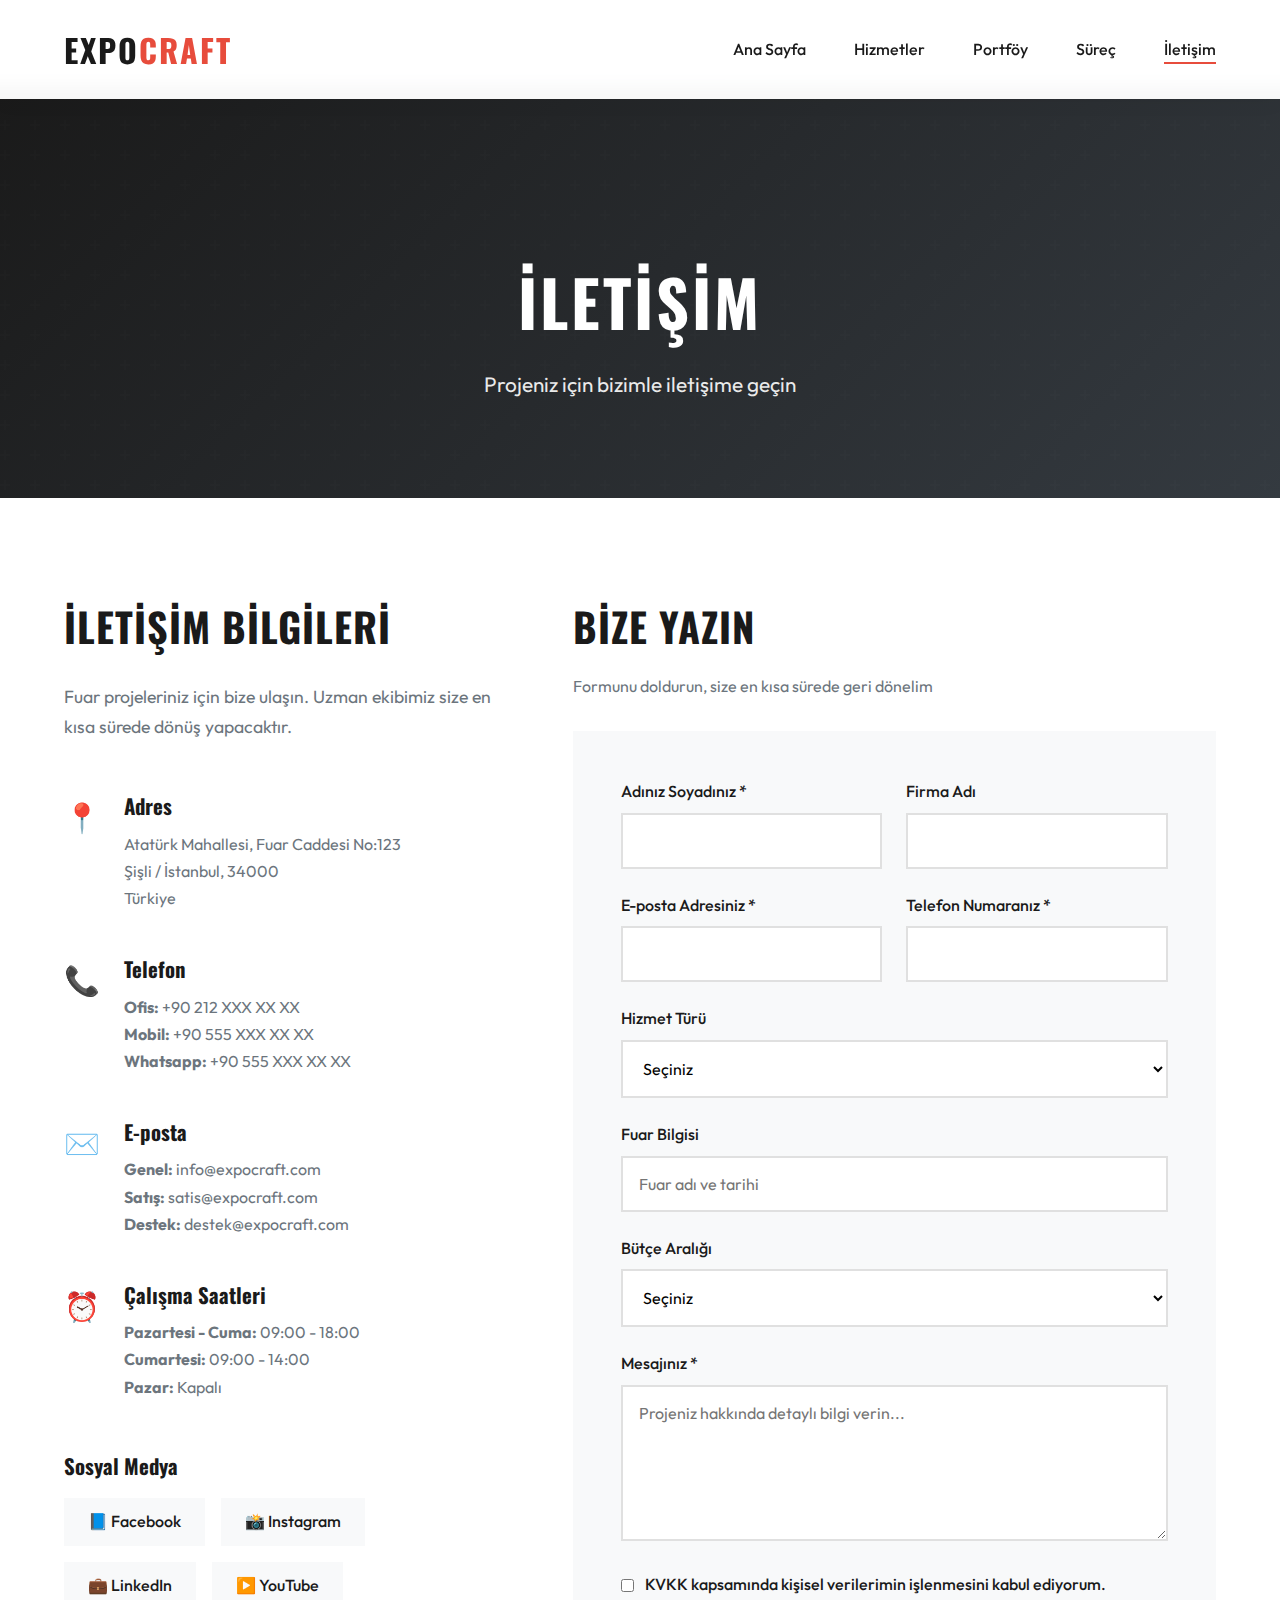
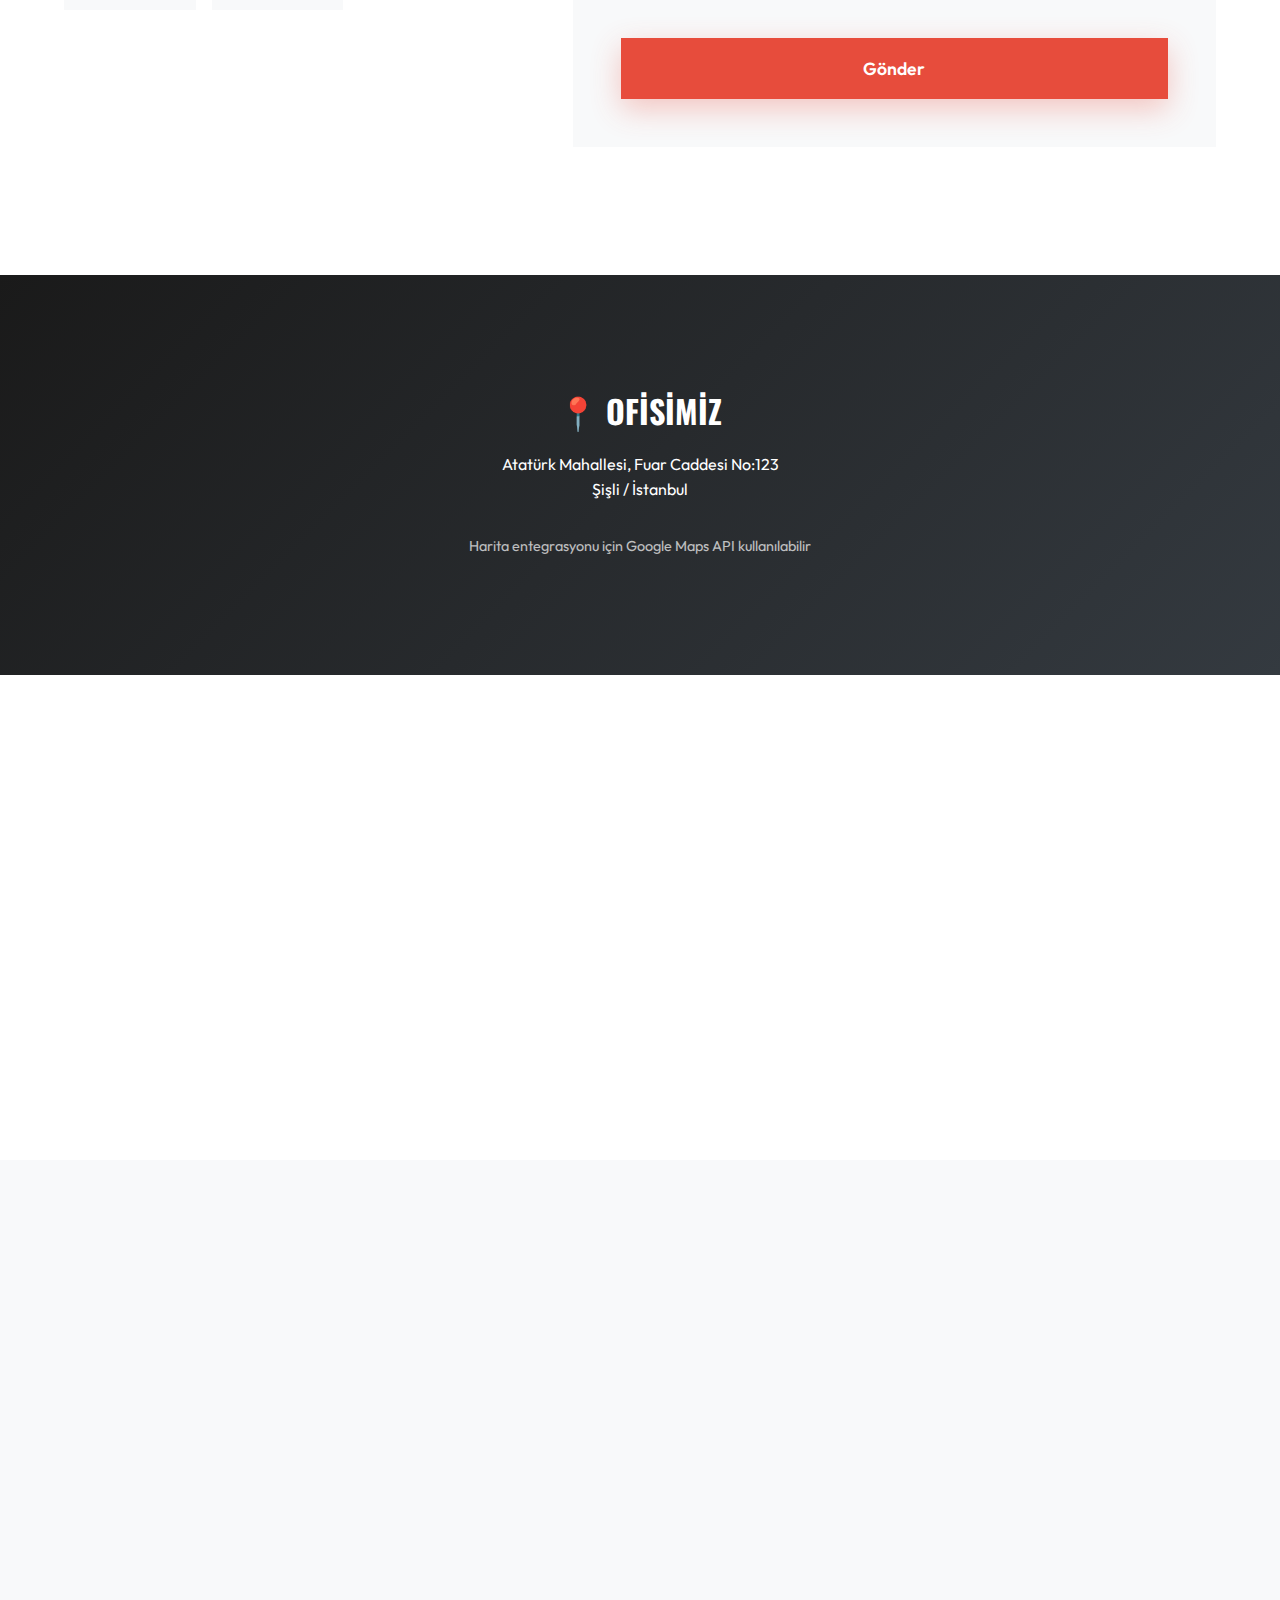
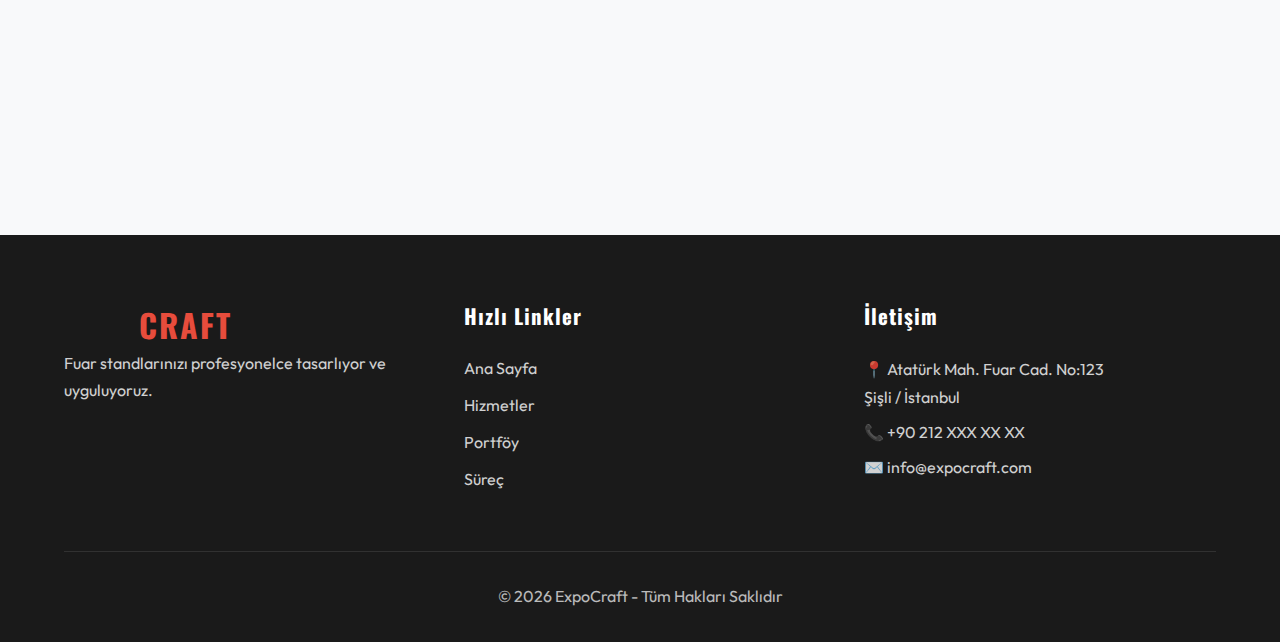
<file: iletisim.html>
<!DOCTYPE html>
<html lang="tr">
<head>
    <meta charset="UTF-8">
    <meta name="viewport" content="width=device-width, initial-scale=1.0">
    <title>İletişim - EXPOCRAFT</title>
    <link href="https://fonts.googleapis.com/css2?family=Oswald:wght@400;600;700&family=Outfit:wght@300;400;500;600&display=swap" rel="stylesheet">
    <link rel="stylesheet" href="style.css">
</head>
<body>
    <!-- Navigation -->
    <nav>
        <div class="container">
            <div class="logo">EXPO<span>CRAFT</span></div>
            <ul>
                <li><a href="index.html">Ana Sayfa</a></li>
                <li><a href="hizmetler.html">Hizmetler</a></li>
                <li><a href="portfolyo.html">Portföy</a></li>
                <li><a href="surec.html">Süreç</a></li>
                <li><a href="iletisim.html" class="active">İletişim</a></li>
            </ul>
        </div>
    </nav>

    <!-- Page Header -->
    <section class="page-header">
        <div class="page-header-content">
            <h1>İLETİŞİM</h1>
            <p>Projeniz için bizimle iletişime geçin</p>
        </div>
    </section>

    <!-- Contact Section -->
    <section class="contact-page">
        <div class="contact-container">
            <div class="contact-info fade-in">
                <h2>İLETİŞİM BİLGİLERİ</h2>
                <p class="contact-lead">Fuar projeleriniz için bize ulaşın. Uzman ekibimiz size en kısa sürede dönüş yapacaktır.</p>
                
                <div class="contact-item">
                    <div class="contact-icon">📍</div>
                    <div>
                        <h4>Adres</h4>
                        <p>Atatürk Mahallesi, Fuar Caddesi No:123<br>Şişli / İstanbul, 34000<br>Türkiye</p>
                    </div>
                </div>
                
                <div class="contact-item">
                    <div class="contact-icon">📞</div>
                    <div>
                        <h4>Telefon</h4>
                        <p><strong>Ofis:</strong> +90 212 XXX XX XX<br>
                        <strong>Mobil:</strong> +90 555 XXX XX XX<br>
                        <strong>Whatsapp:</strong> +90 555 XXX XX XX</p>
                    </div>
                </div>
                
                <div class="contact-item">
                    <div class="contact-icon">✉️</div>
                    <div>
                        <h4>E-posta</h4>
                        <p><strong>Genel:</strong> info@expocraft.com<br>
                        <strong>Satış:</strong> satis@expocraft.com<br>
                        <strong>Destek:</strong> destek@expocraft.com</p>
                    </div>
                </div>
                
                <div class="contact-item">
                    <div class="contact-icon">⏰</div>
                    <div>
                        <h4>Çalışma Saatleri</h4>
                        <p><strong>Pazartesi - Cuma:</strong> 09:00 - 18:00<br>
                        <strong>Cumartesi:</strong> 09:00 - 14:00<br>
                        <strong>Pazar:</strong> Kapalı</p>
                    </div>
                </div>

                <div class="social-links">
                    <h4>Sosyal Medya</h4>
                    <div class="social-icons">
                        <a href="#" class="social-icon">📘 Facebook</a>
                        <a href="#" class="social-icon">📸 Instagram</a>
                        <a href="#" class="social-icon">💼 LinkedIn</a>
                        <a href="#" class="social-icon">▶️ YouTube</a>
                    </div>
                </div>
            </div>
            
            <div class="contact-form-section fade-in">
                <h2>BİZE YAZIN</h2>
                <p>Formunu doldurun, size en kısa sürede geri dönelim</p>
                
                <form class="contact-form" id="contactForm">
                    <div class="form-row">
                        <div class="form-group">
                            <label for="name">Adınız Soyadınız *</label>
                            <input type="text" id="name" name="name" required>
                        </div>
                        
                        <div class="form-group">
                            <label for="company">Firma Adı</label>
                            <input type="text" id="company" name="company">
                        </div>
                    </div>
                    
                    <div class="form-row">
                        <div class="form-group">
                            <label for="email">E-posta Adresiniz *</label>
                            <input type="email" id="email" name="email" required>
                        </div>
                        
                        <div class="form-group">
                            <label for="phone">Telefon Numaranız *</label>
                            <input type="tel" id="phone" name="phone" required>
                        </div>
                    </div>
                    
                    <div class="form-group">
                        <label for="service">Hizmet Türü</label>
                        <select id="service" name="service">
                            <option value="">Seçiniz</option>
                            <option value="tasarim">Stand Tasarım</option>
                            <option value="uretim">Üretim ve Uygulama</option>
                            <option value="anahtar-teslim">Anahtar Teslim Çözüm</option>
                            <option value="grafik">Grafik Tasarım</option>
                            <option value="danismanlik">Danışmanlık</option>
                            <option value="diger">Diğer</option>
                        </select>
                    </div>
                    
                    <div class="form-group">
                        <label for="fair">Fuar Bilgisi</label>
                        <input type="text" id="fair" name="fair" placeholder="Fuar adı ve tarihi">
                    </div>
                    
                    <div class="form-group">
                        <label for="budget">Bütçe Aralığı</label>
                        <select id="budget" name="budget">
                            <option value="">Seçiniz</option>
                            <option value="0-50k">0 - 50.000 TL</option>
                            <option value="50-100k">50.000 - 100.000 TL</option>
                            <option value="100-200k">100.000 - 200.000 TL</option>
                            <option value="200k+">200.000 TL+</option>
                        </select>
                    </div>
                    
                    <div class="form-group">
                        <label for="message">Mesajınız *</label>
                        <textarea id="message" name="message" rows="6" required placeholder="Projeniz hakkında detaylı bilgi verin..."></textarea>
                    </div>
                    
                    <div class="form-group checkbox-group">
                        <label>
                            <input type="checkbox" name="consent" required>
                            <span>KVKK kapsamında kişisel verilerimin işlenmesini kabul ediyorum.</span>
                        </label>
                    </div>
                    
                    <button type="submit" class="btn btn-primary">Gönder</button>
                </form>
            </div>
        </div>
    </section>

    <!-- Map Section -->
    <section class="map-section">
        <div class="map-placeholder">
            <div class="map-content">
                <h3>📍 OFİSİMİZ</h3>
                <p>Atatürk Mahallesi, Fuar Caddesi No:123<br>Şişli / İstanbul</p>
                <p class="map-note">Harita entegrasyonu için Google Maps API kullanılabilir</p>
            </div>
        </div>
    </section>

    <!-- Additional Info -->
    <section class="additional-info">
        <div class="info-grid">
            <div class="info-card fade-in">
                <div class="info-icon">🚗</div>
                <h3>Ulaşım</h3>
                <p>Ofisimize toplu taşıma ile kolayca ulaşabilirsiniz. Yakınlarda metro ve otobüs durakları bulunmaktadır.</p>
            </div>
            
            <div class="info-card fade-in">
                <div class="info-icon">🅿️</div>
                <h3>Otopark</h3>
                <p>Ziyaretçilerimiz için ücretsiz otopark imkanı mevcuttur. Binaya ait kapalı otopark alanımız bulunmaktadır.</p>
            </div>
            
            <div class="info-card fade-in">
                <div class="info-icon">☕</div>
                <h3>Showroom Ziyareti</h3>
                <p>Ofisimizde geçmiş projelerimizi inceleyebilir, malzeme örneklerini görebilirsiniz. Randevu alınız.</p>
            </div>
        </div>
    </section>

    <!-- FAQ Quick Links -->
    <section class="faq-quick">
        <div class="faq-quick-content fade-in">
            <h2>Sıkça Sorulan Sorular</h2>
            <div class="faq-links">
                <a href="surec.html#faq" class="faq-link">
                    <span class="faq-question">❓ Proje için minimum ne kadar süre gerekli?</span>
                </a>
                <a href="surec.html#faq" class="faq-link">
                    <span class="faq-question">❓ Yurt dışı fuarlarda da hizmet veriyor musunuz?</span>
                </a>
                <a href="surec.html#faq" class="faq-link">
                    <span class="faq-question">❓ Tasarım değişiklikleri ücretli mi?</span>
                </a>
                <a href="surec.html" class="btn btn-secondary">Tüm Soruları Gör</a>
            </div>
        </div>
    </section>

    <!-- Footer -->
    <footer>
        <div class="footer-content">
            <div class="footer-section">
                <div class="logo">EXPO<span>CRAFT</span></div>
                <p>Fuar standlarınızı profesyonelce tasarlıyor ve uyguluyoruz.</p>
            </div>
            <div class="footer-section">
                <h4>Hızlı Linkler</h4>
                <ul>
                    <li><a href="index.html">Ana Sayfa</a></li>
                    <li><a href="hizmetler.html">Hizmetler</a></li>
                    <li><a href="portfolyo.html">Portföy</a></li>
                    <li><a href="surec.html">Süreç</a></li>
                </ul>
            </div>
            <div class="footer-section">
                <h4>İletişim</h4>
                <p>📍 Atatürk Mah. Fuar Cad. No:123<br>Şişli / İstanbul</p>
                <p>📞 +90 212 XXX XX XX</p>
                <p>✉️ info@expocraft.com</p>
            </div>
        </div>
        <div class="footer-bottom">
            <p>&copy; 2026 ExpoCraft - Tüm Hakları Saklıdır</p>
        </div>
    </footer>

    <script src="script.js"></script>
</body>
</html>
</file>
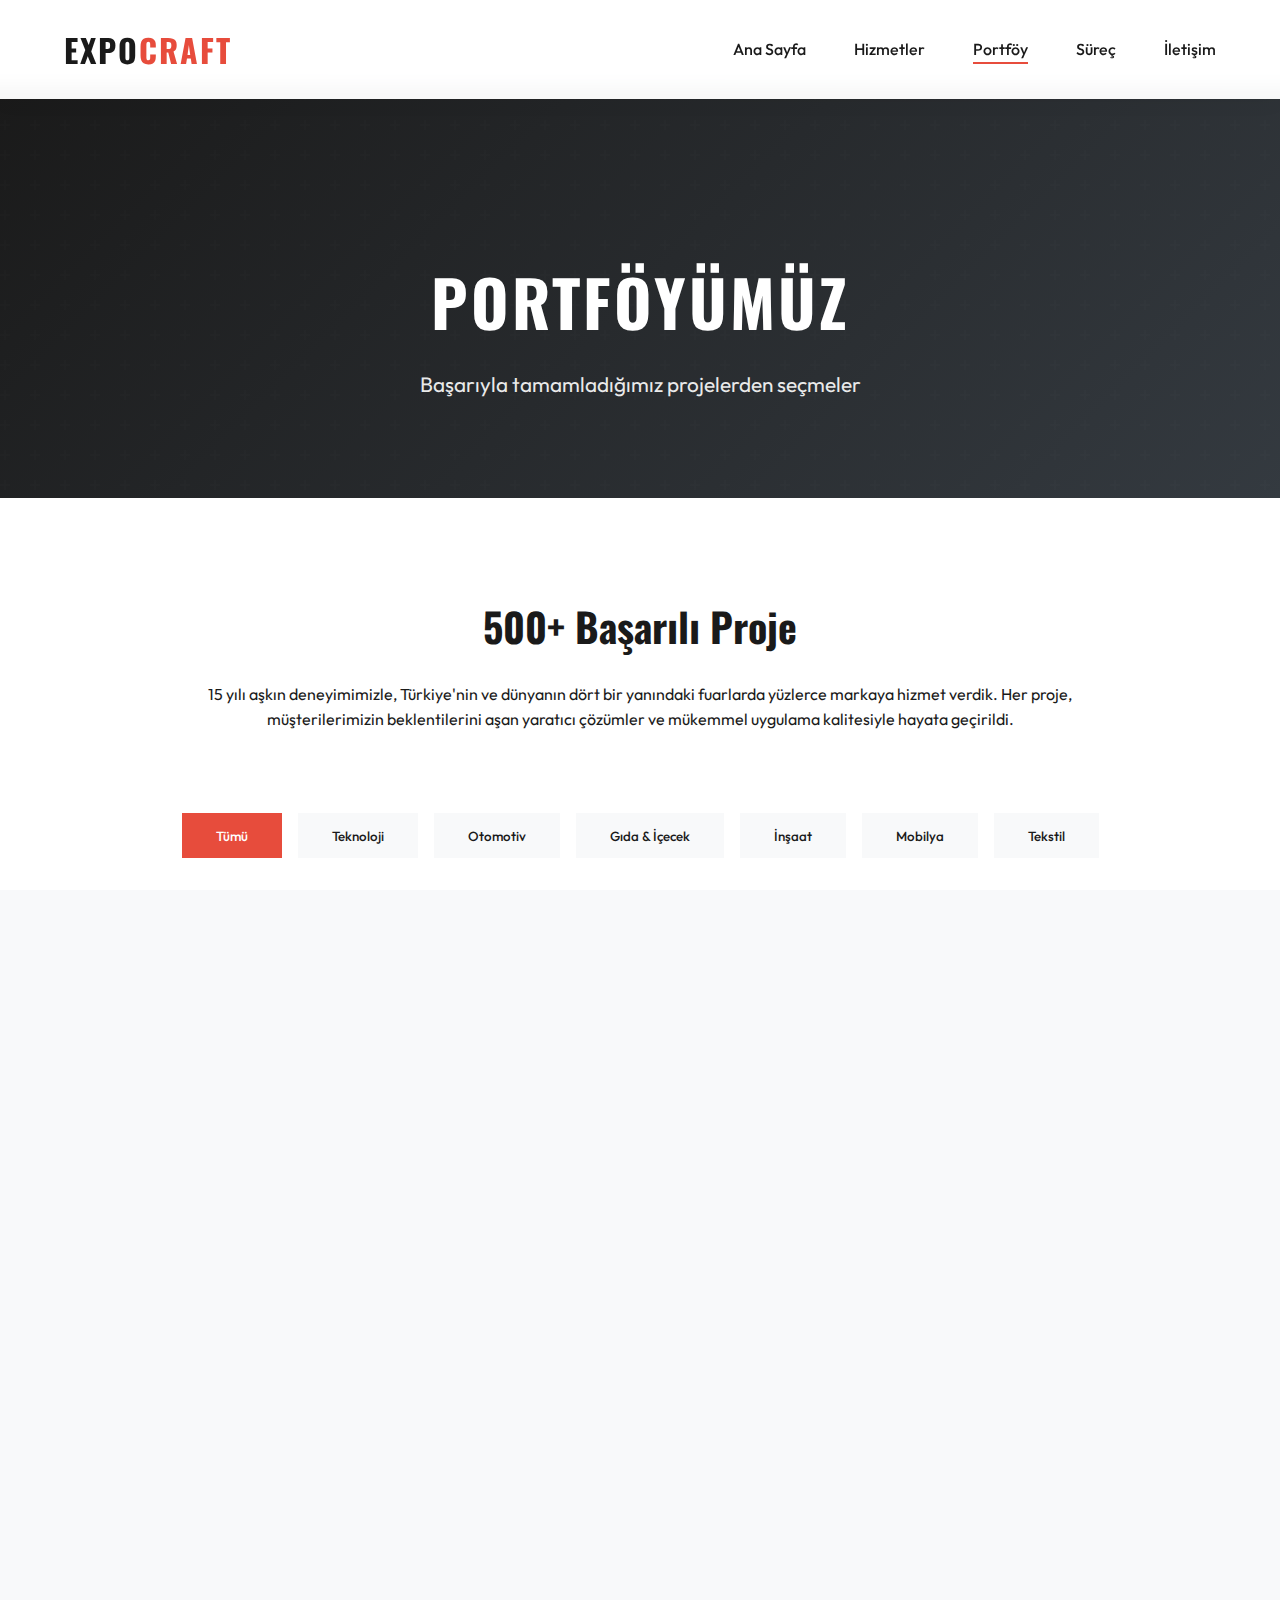
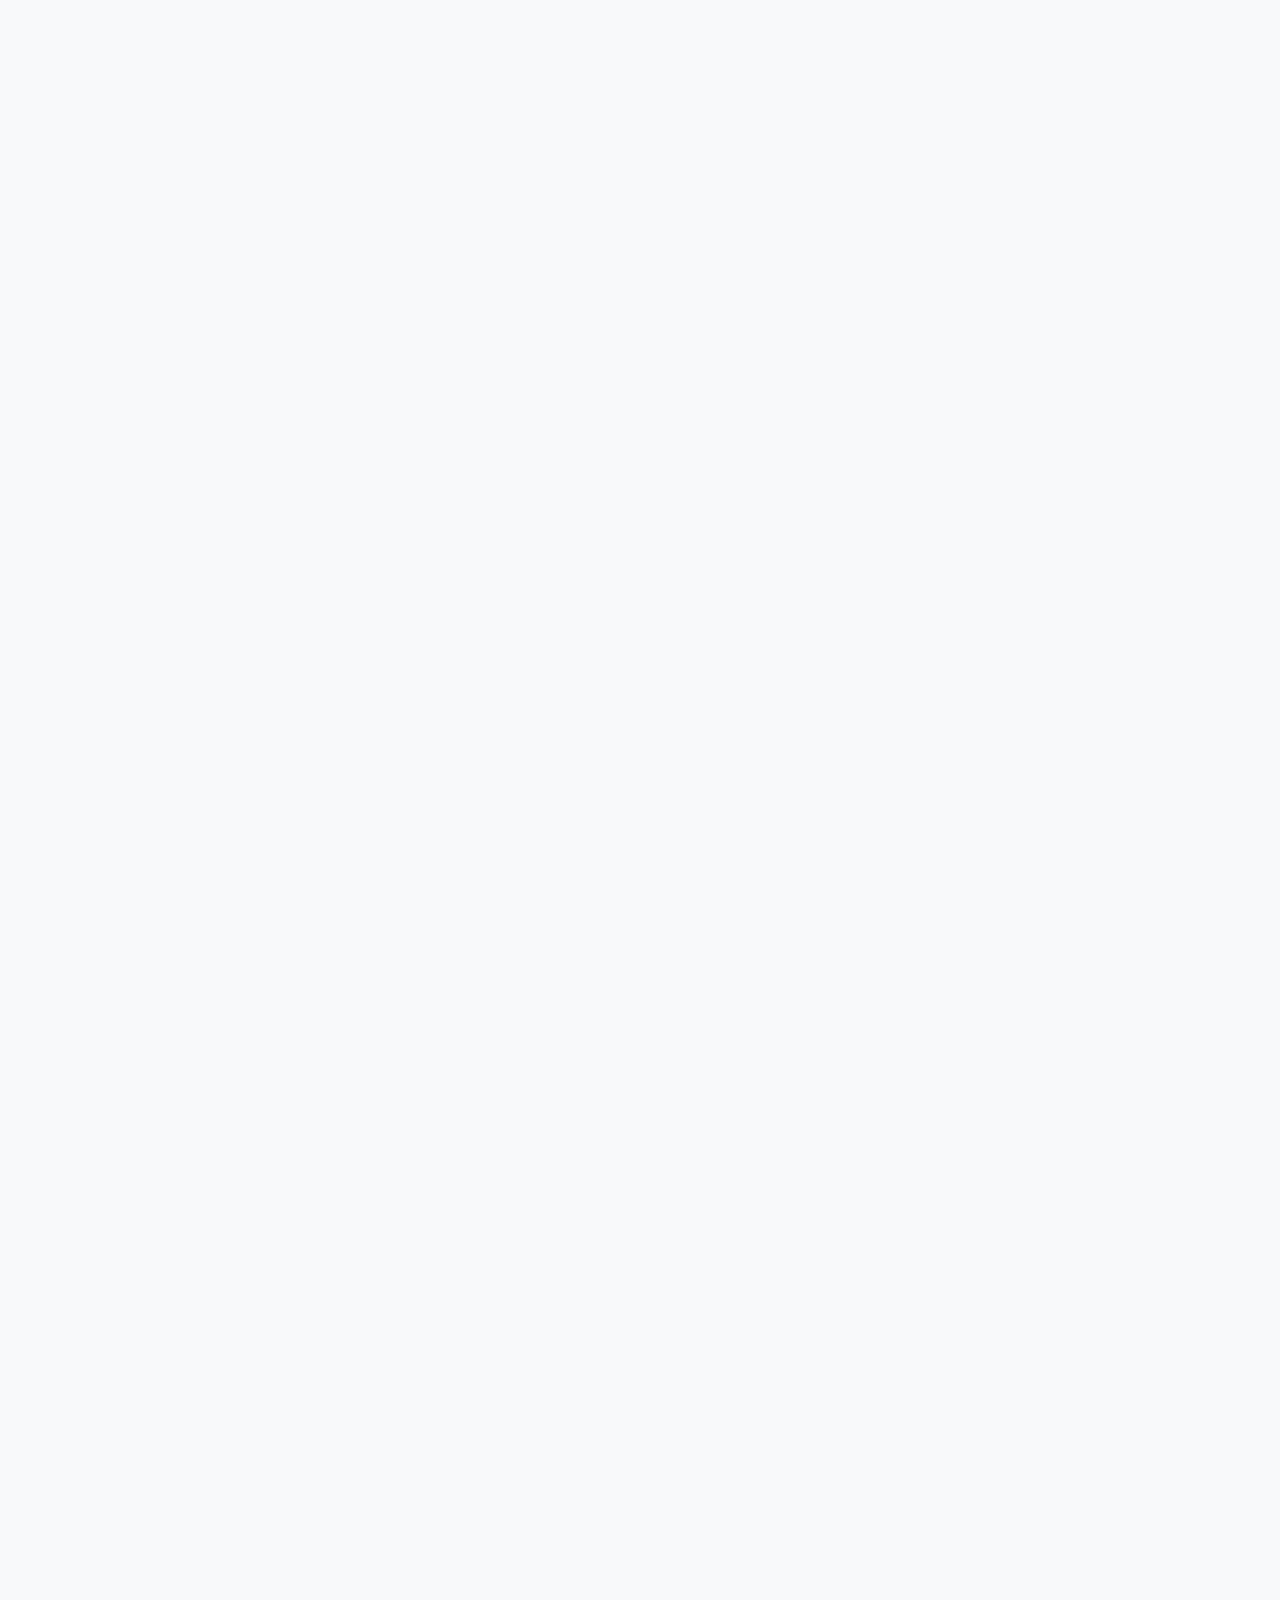
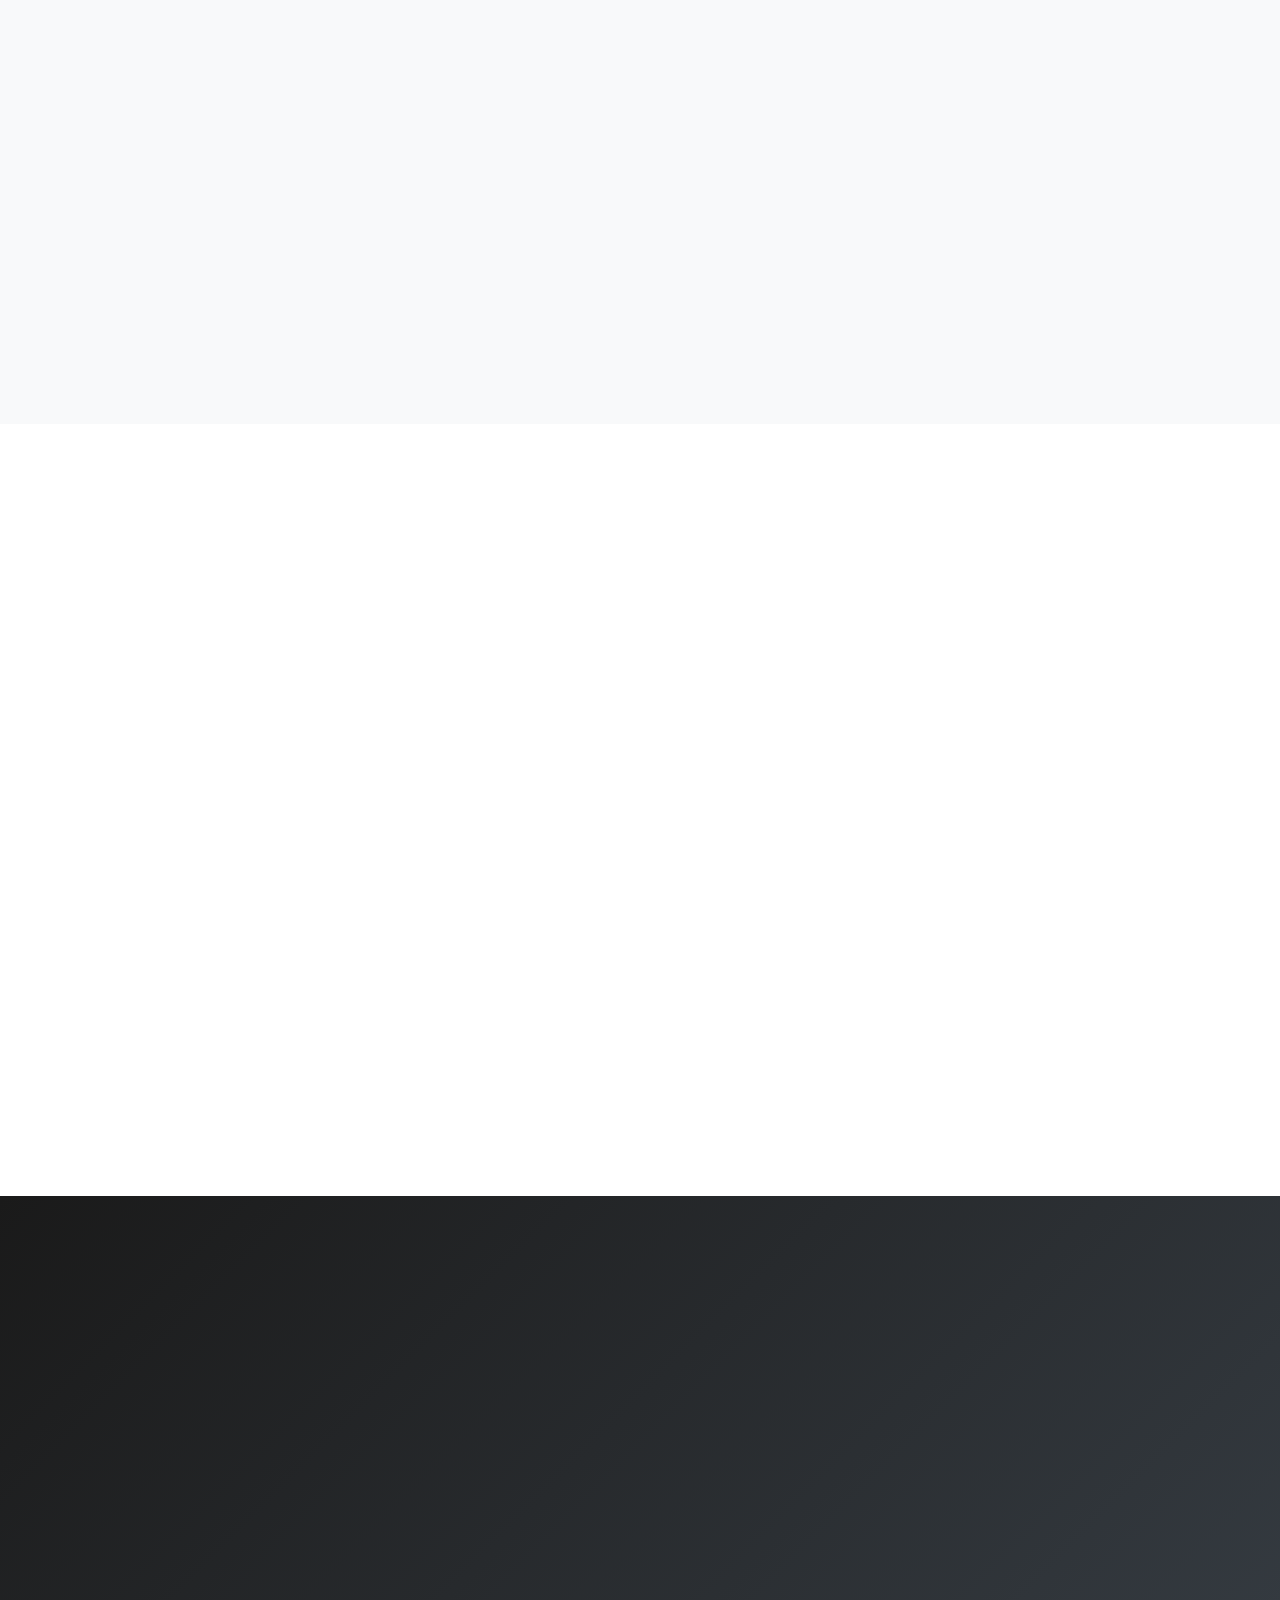
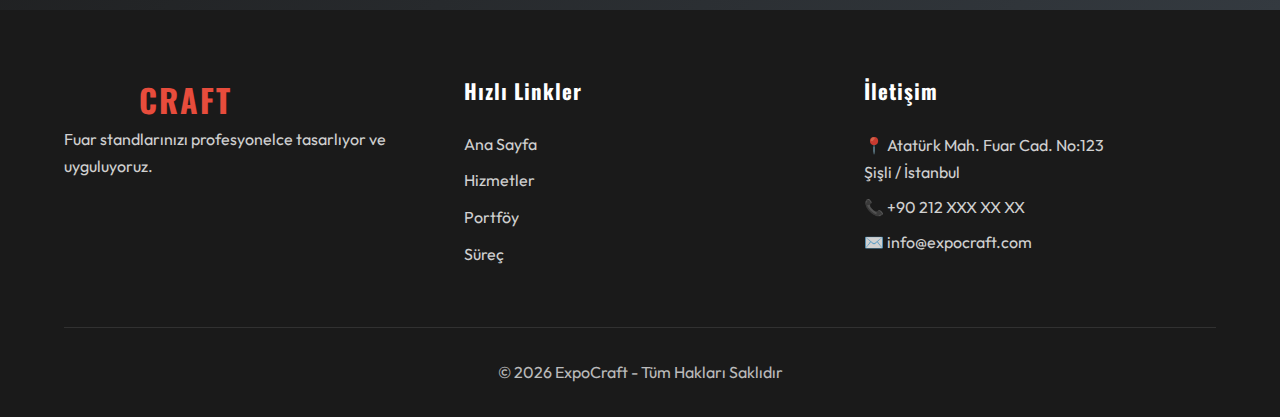
<file: portfolyo.html>
<!DOCTYPE html>
<html lang="tr">
<head>
    <meta charset="UTF-8">
    <meta name="viewport" content="width=device-width, initial-scale=1.0">
    <title>Portföy - EXPOCRAFT</title>
    <link href="https://fonts.googleapis.com/css2?family=Oswald:wght@400;600;700&family=Outfit:wght@300;400;500;600&display=swap" rel="stylesheet">
    <link rel="stylesheet" href="style.css">
</head>
<body>
    <!-- Navigation -->
    <nav>
        <div class="container">
            <div class="logo">EXPO<span>CRAFT</span></div>
            <ul>
                <li><a href="index.html">Ana Sayfa</a></li>
                <li><a href="hizmetler.html">Hizmetler</a></li>
                <li><a href="portfolyo.html" class="active">Portföy</a></li>
                <li><a href="surec.html">Süreç</a></li>
                <li><a href="iletisim.html">İletişim</a></li>
            </ul>
        </div>
    </nav>

    <!-- Page Header -->
    <section class="page-header">
        <div class="page-header-content">
            <h1>PORTFÖYÜMÜZ</h1>
            <p>Başarıyla tamamladığımız projelerden seçmeler</p>
        </div>
    </section>

    <!-- Portfolio Intro -->
    <section class="portfolio-intro">
        <div class="portfolio-intro-content fade-in">
            <h2>500+ Başarılı Proje</h2>
            <p>15 yılı aşkın deneyimimizle, Türkiye'nin ve dünyanın dört bir yanındaki fuarlarda yüzlerce markaya hizmet verdik. Her proje, müşterilerimizin beklentilerini aşan yaratıcı çözümler ve mükemmel uygulama kalitesiyle hayata geçirildi.</p>
        </div>
    </section>

    <!-- Filter Buttons -->
    <section class="portfolio-filters">
        <div class="filter-buttons fade-in">
            <button class="filter-btn active" data-filter="all">Tümü</button>
            <button class="filter-btn" data-filter="teknoloji">Teknoloji</button>
            <button class="filter-btn" data-filter="otomotiv">Otomotiv</button>
            <button class="filter-btn" data-filter="gida">Gıda & İçecek</button>
            <button class="filter-btn" data-filter="insaat">İnşaat</button>
            <button class="filter-btn" data-filter="mobilya">Mobilya</button>
            <button class="filter-btn" data-filter="tekstil">Tekstil</button>
        </div>
    </section>

    <!-- Portfolio Grid -->
    <section class="portfolio-page">
        <div class="portfolio-grid">
            <!-- Teknoloji Projects -->
            <div class="portfolio-item fade-in" data-category="teknoloji">
                <div class="portfolio-image">
                    <div class="image-placeholder">
                        <div class="placeholder-icon">💻</div>
                    </div>
                </div>
                <div class="portfolio-info">
                    <span class="portfolio-category">Teknoloji</span>
                    <h3>TechVision 2025</h3>
                    <p>300 m² | İstanbul Fuar Merkezi</p>
                    <div class="portfolio-details">
                        <p>Modern ve minimalist tasarım yaklaşımıyla, LED ekran sistemleri ve interaktif demo alanları içeren kapsamlı stand projesi.</p>
                    </div>
                </div>
            </div>

            <div class="portfolio-item fade-in" data-category="teknoloji">
                <div class="portfolio-image">
                    <div class="image-placeholder">
                        <div class="placeholder-icon">🤖</div>
                    </div>
                </div>
                <div class="portfolio-info">
                    <span class="portfolio-category">Teknoloji</span>
                    <h3>AI Summit Stand</h3>
                    <p>250 m² | Berlin Messe</p>
                    <div class="portfolio-details">
                        <p>Yapay zeka temalı futuristik tasarım, holografik gösterim alanları ve VR deneyim noktaları ile donatılmış özel proje.</p>
                    </div>
                </div>
            </div>

            <!-- Otomotiv Projects -->
            <div class="portfolio-item fade-in" data-category="otomotiv">
                <div class="portfolio-image">
                    <div class="image-placeholder">
                        <div class="placeholder-icon">🚗</div>
                    </div>
                </div>
                <div class="portfolio-info">
                    <span class="portfolio-category">Otomotiv</span>
                    <h3>AutoExpo Premium</h3>
                    <p>450 m² | İzmir Fuar Alanı</p>
                    <div class="portfolio-details">
                        <p>3 araç sergileme alanı, VIP lounge ve test sürüşü koordinasyon merkezi içeren lüks otomotiv standı.</p>
                    </div>
                </div>
            </div>

            <div class="portfolio-item fade-in" data-category="otomotiv">
                <div class="portfolio-image">
                    <div class="image-placeholder">
                        <div class="placeholder-icon">⚡</div>
                    </div>
                </div>
                <div class="portfolio-info">
                    <span class="portfolio-category">Otomotiv</span>
                    <h3>ElectroMobility</h3>
                    <p>380 m² | Frankfurt Messe</p>
                    <div class="portfolio-details">
                        <p>Elektrikli araçlar için sürdürülebilir malzemelerle tasarlanmış, şarj istasyonu demo alanı içeren çevre dostu stand.</p>
                    </div>
                </div>
            </div>

            <!-- Gıda Projects -->
            <div class="portfolio-item fade-in" data-category="gida">
                <div class="portfolio-image">
                    <div class="image-placeholder">
                        <div class="placeholder-icon">🍽️</div>
                    </div>
                </div>
                <div class="portfolio-info">
                    <span class="portfolio-category">Gıda & İçecek</span>
                    <h3>Gastronomi Fuarı</h3>
                    <p>250 m² | Antalya Expo</p>
                    <div class="portfolio-details">
                        <p>Canlı mutfak gösterisi alanı, tadım bölümleri ve premium ürün sergileme alanları ile donatılmış gastronomi standı.</p>
                    </div>
                </div>
            </div>

            <div class="portfolio-item fade-in" data-category="gida">
                <div class="portfolio-image">
                    <div class="image-placeholder">
                        <div class="placeholder-icon">☕</div>
                    </div>
                </div>
                <div class="portfolio-info">
                    <span class="portfolio-category">Gıda & İçecek</span>
                    <h3>Coffee World</h3>
                    <p>180 m² | Dubai World Trade Center</p>
                    <div class="portfolio-details">
                        <p>Kahve kültürü temalı, barista gösterim alanı ve aromalı deneyim bölümleri içeren butik stand tasarımı.</p>
                    </div>
                </div>
            </div>

            <!-- İnşaat Projects -->
            <div class="portfolio-item fade-in" data-category="insaat">
                <div class="portfolio-image">
                    <div class="image-placeholder">
                        <div class="placeholder-icon">🏗️</div>
                    </div>
                </div>
                <div class="portfolio-info">
                    <span class="portfolio-category">İnşaat</span>
                    <h3>BuildTech Expo</h3>
                    <p>500 m² | İstanbul CNR</p>
                    <div class="portfolio-details">
                        <p>İnşaat sektörü için endüstriyel tasarım, maket sergileme alanları ve toplantı odaları içeren mega stand projesi.</p>
                    </div>
                </div>
            </div>

            <div class="portfolio-item fade-in" data-category="insaat">
                <div class="portfolio-image">
                    <div class="image-placeholder">
                        <div class="placeholder-icon">🏠</div>
                    </div>
                </div>
                <div class="portfolio-info">
                    <span class="portfolio-category">İnşaat</span>
                    <h3>Smart Home Solutions</h3>
                    <p>320 m² | Milano Fiera</p>
                    <div class="portfolio-details">
                        <p>Akıllı ev sistemleri için canlı demo odası, teknoloji entegrasyon alanları ve danışmanlık bölümleri.</p>
                    </div>
                </div>
            </div>

            <!-- Mobilya Projects -->
            <div class="portfolio-item fade-in" data-category="mobilya">
                <div class="portfolio-image">
                    <div class="image-placeholder">
                        <div class="placeholder-icon">🪑</div>
                    </div>
                </div>
                <div class="portfolio-info">
                    <span class="portfolio-category">Mobilya</span>
                    <h3>Design Furniture Expo</h3>
                    <p>350 m² | CNR Expo İstanbul</p>
                    <div class="portfolio-details">
                        <p>Showroom konseptinde, farklı yaşam alanları temasıyla düzenlenmiş, ürün sergileme odaklı estetik stand.</p>
                    </div>
                </div>
            </div>

            <div class="portfolio-item fade-in" data-category="mobilya">
                <div class="portfolio-image">
                    <div class="image-placeholder">
                        <div class="placeholder-icon">🛋️</div>
                    </div>
                </div>
                <div class="portfolio-info">
                    <span class="portfolio-category">Mobilya</span>
                    <h3>Luxury Living</h3>
                    <p>280 m² | Paris Expo Porte de Versailles</p>
                    <div class="portfolio-details">
                        <p>Lüks mobilya koleksiyonu için premium malzemeler ve aydınlatma ile vurgulanmış sofistike stand tasarımı.</p>
                    </div>
                </div>
            </div>

            <!-- Tekstil Projects -->
            <div class="portfolio-item fade-in" data-category="tekstil">
                <div class="portfolio-image">
                    <div class="image-placeholder">
                        <div class="placeholder-icon">👔</div>
                    </div>
                </div>
                <div class="portfolio-info">
                    <span class="portfolio-category">Tekstil</span>
                    <h3>Fashion Forward</h3>
                    <p>280 m² | İstanbul Fuar Merkezi</p>
                    <div class="portfolio-details">
                        <p>Moda ve tekstil için podyum alanı, koleksiyon sergileme duvarları ve VIP görüşme odaları içeren şık stand.</p>
                    </div>
                </div>
            </div>

            <div class="portfolio-item fade-in" data-category="tekstil">
                <div class="portfolio-image">
                    <div class="image-placeholder">
                        <div class="placeholder-icon">🧵</div>
                    </div>
                </div>
                <div class="portfolio-info">
                    <span class="portfolio-category">Tekstil</span>
                    <h3>Textile Innovation</h3>
                    <p>220 m² | Milano Fashion Fair</p>
                    <div class="portfolio-details">
                        <p>Yenilikçi kumaş teknolojileri için interaktif dokunma duvarları ve ürün test alanları içeren modern stand.</p>
                    </div>
                </div>
            </div>
        </div>
    </section>

    <!-- Client Testimonials -->
    <section class="testimonials">
        <h2 class="section-title fade-in">MÜŞTERİLERİMİZ NE DİYOR?</h2>
        
        <div class="testimonials-grid">
            <div class="testimonial-card fade-in">
                <div class="quote-icon">"</div>
                <p>ExpoCraft ile çalışmak harika bir deneyimdi. Tasarımdan uygulamaya kadar her aşamada profesyonelliklerini gördük. Fuarda standımız tüm dikkatleri üzerine çekti!</p>
                <div class="testimonial-author">
                    <strong>Ahmet Yılmaz</strong>
                    <span>TechVision CEO</span>
                </div>
            </div>

            <div class="testimonial-card fade-in">
                <div class="quote-icon">"</div>
                <p>3 farklı fuarda birlikte çalıştık. Her seferinde beklentilerimizi aşan sonuçlar aldık. Ekip çok deneyimli ve çözüm odaklı. Kesinlikle tavsiye ederim.</p>
                <div class="testimonial-author">
                    <strong>Elif Demir</strong>
                    <span>AutoExpo Pazarlama Müdürü</span>
                </div>
            </div>

            <div class="testimonial-card fade-in">
                <div class="quote-icon">"</div>
                <p>Yurt dışı fuarda ilk kez çalışacağımız için endişeliydik. ExpoCraft tüm süreci mükemmel yönetti. Lojistikten montaja kadar her şey kusursuzdu.</p>
                <div class="testimonial-author">
                    <strong>Mehmet Kaya</strong>
                    <span>BuildTech Genel Müdür</span>
                </div>
            </div>
        </div>
    </section>

    <!-- CTA Section -->
    <section class="cta-section">
        <div class="cta-content fade-in">
            <h2>Siz de Başarı Hikayemizin Parçası Olun</h2>
            <p>Projeniz için görüşelim ve sizin için de mükemmel bir stand tasarlayalım</p>
            <a href="iletisim.html" class="btn btn-primary">Projenizi Konuşalım</a>
        </div>
    </section>

    <!-- Footer -->
    <footer>
        <div class="footer-content">
            <div class="footer-section">
                <div class="logo">EXPO<span>CRAFT</span></div>
                <p>Fuar standlarınızı profesyonelce tasarlıyor ve uyguluyoruz.</p>
            </div>
            <div class="footer-section">
                <h4>Hızlı Linkler</h4>
                <ul>
                    <li><a href="index.html">Ana Sayfa</a></li>
                    <li><a href="hizmetler.html">Hizmetler</a></li>
                    <li><a href="portfolyo.html">Portföy</a></li>
                    <li><a href="surec.html">Süreç</a></li>
                </ul>
            </div>
            <div class="footer-section">
                <h4>İletişim</h4>
                <p>📍 Atatürk Mah. Fuar Cad. No:123<br>Şişli / İstanbul</p>
                <p>📞 +90 212 XXX XX XX</p>
                <p>✉️ info@expocraft.com</p>
            </div>
        </div>
        <div class="footer-bottom">
            <p>&copy; 2026 ExpoCraft - Tüm Hakları Saklıdır</p>
        </div>
    </footer>

    <script src="script.js"></script>
</body>
</html>
</file>
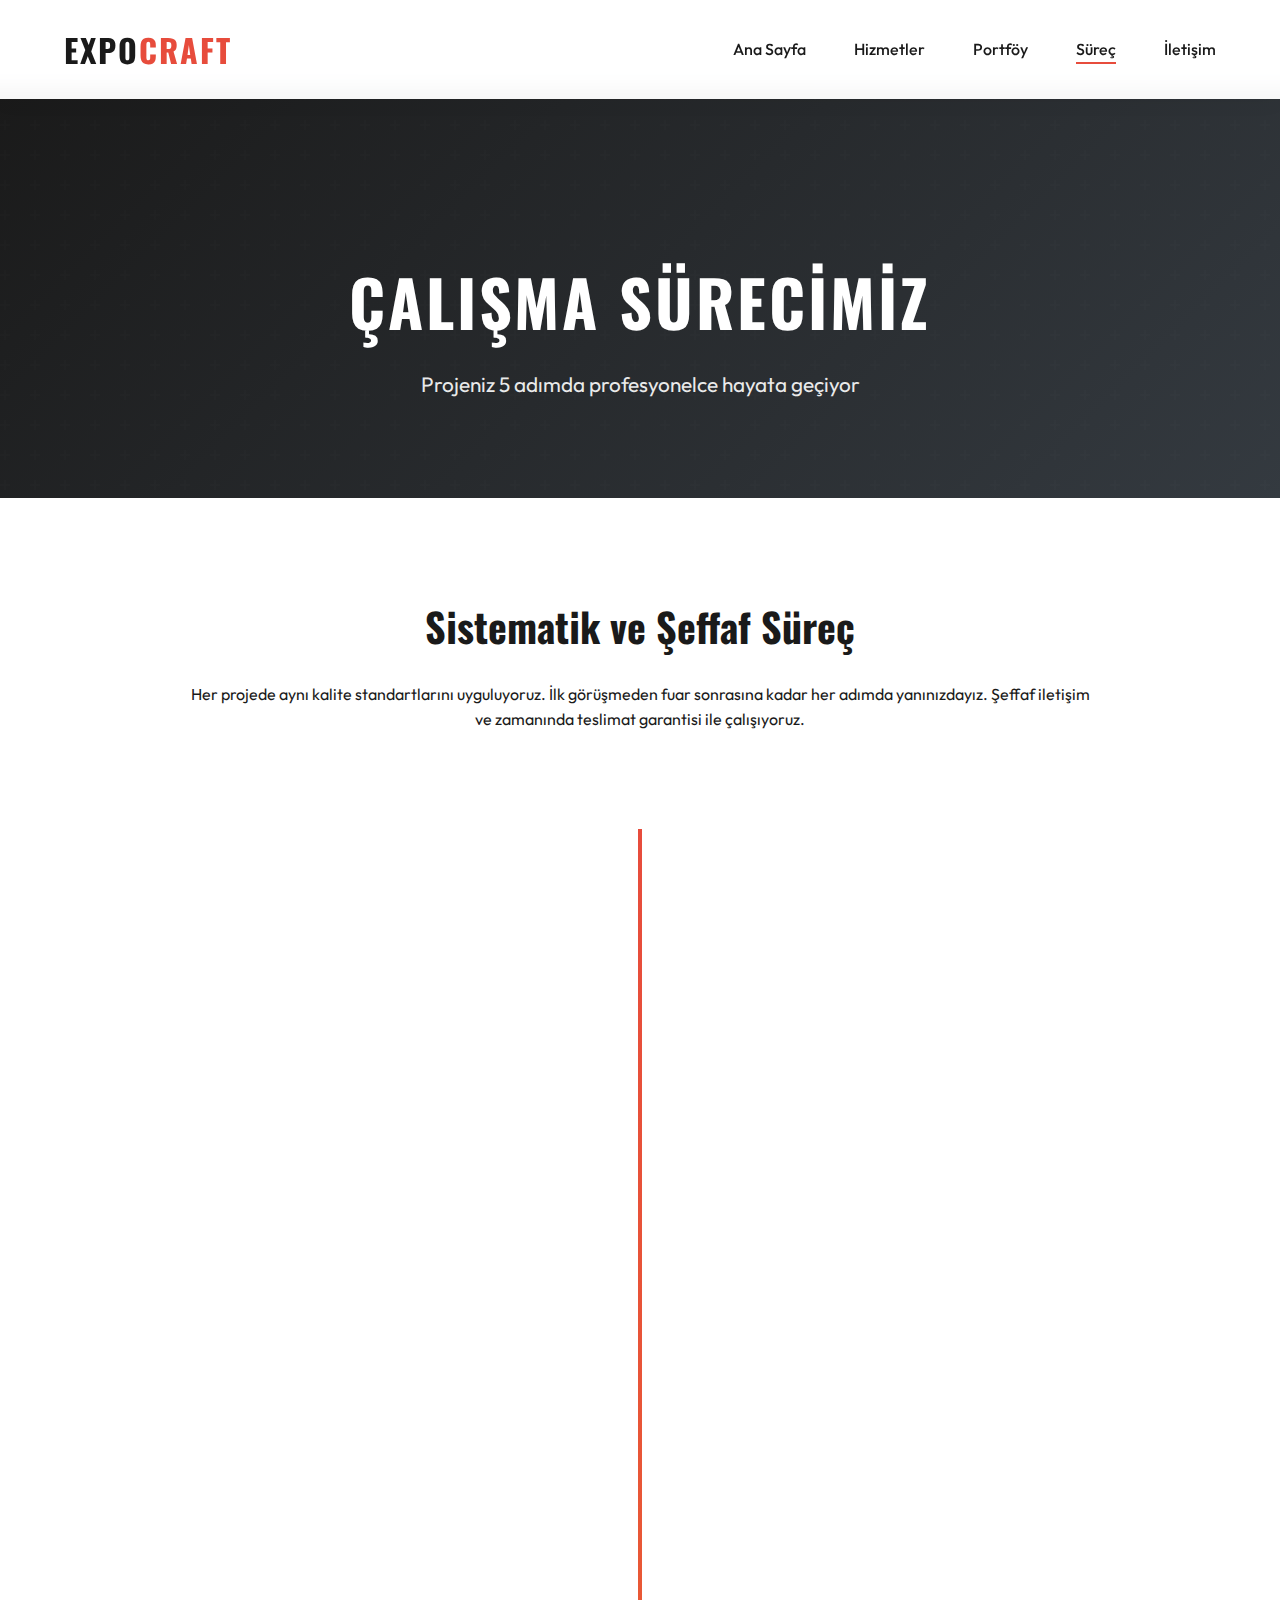
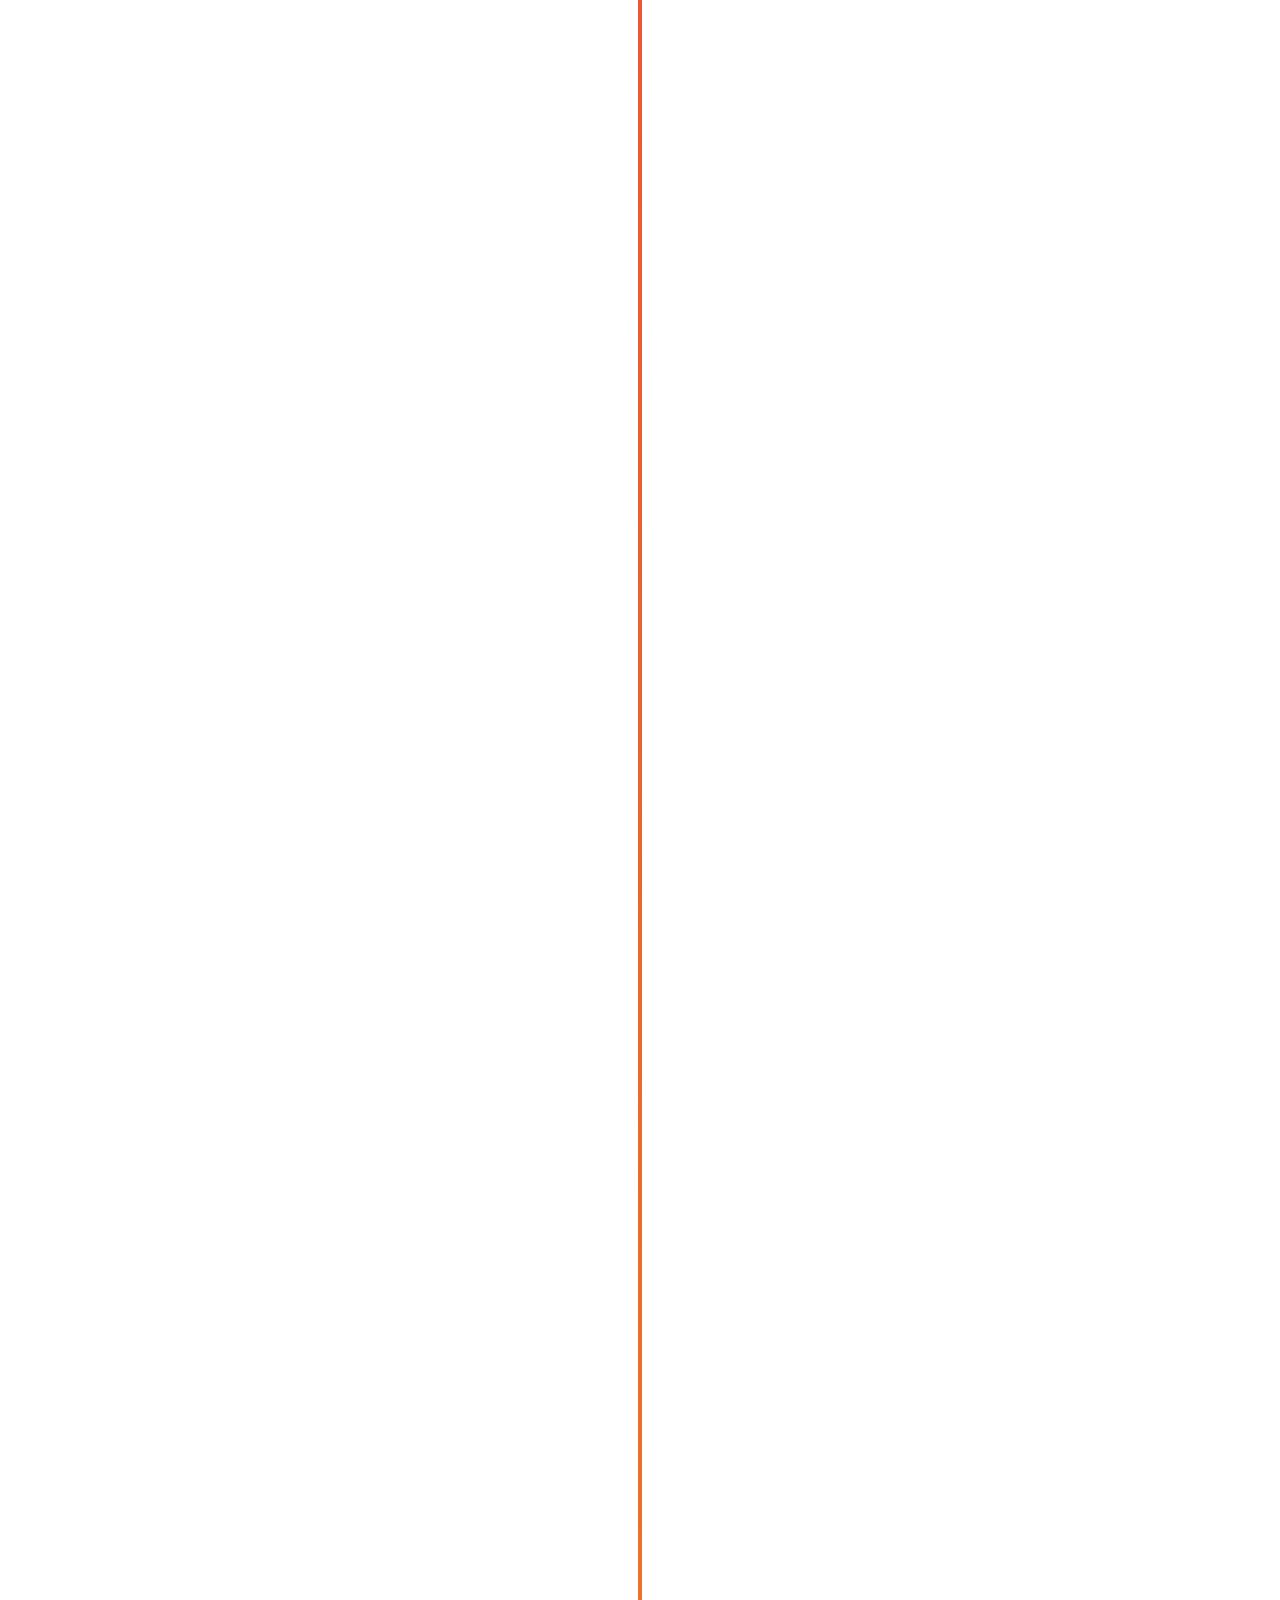
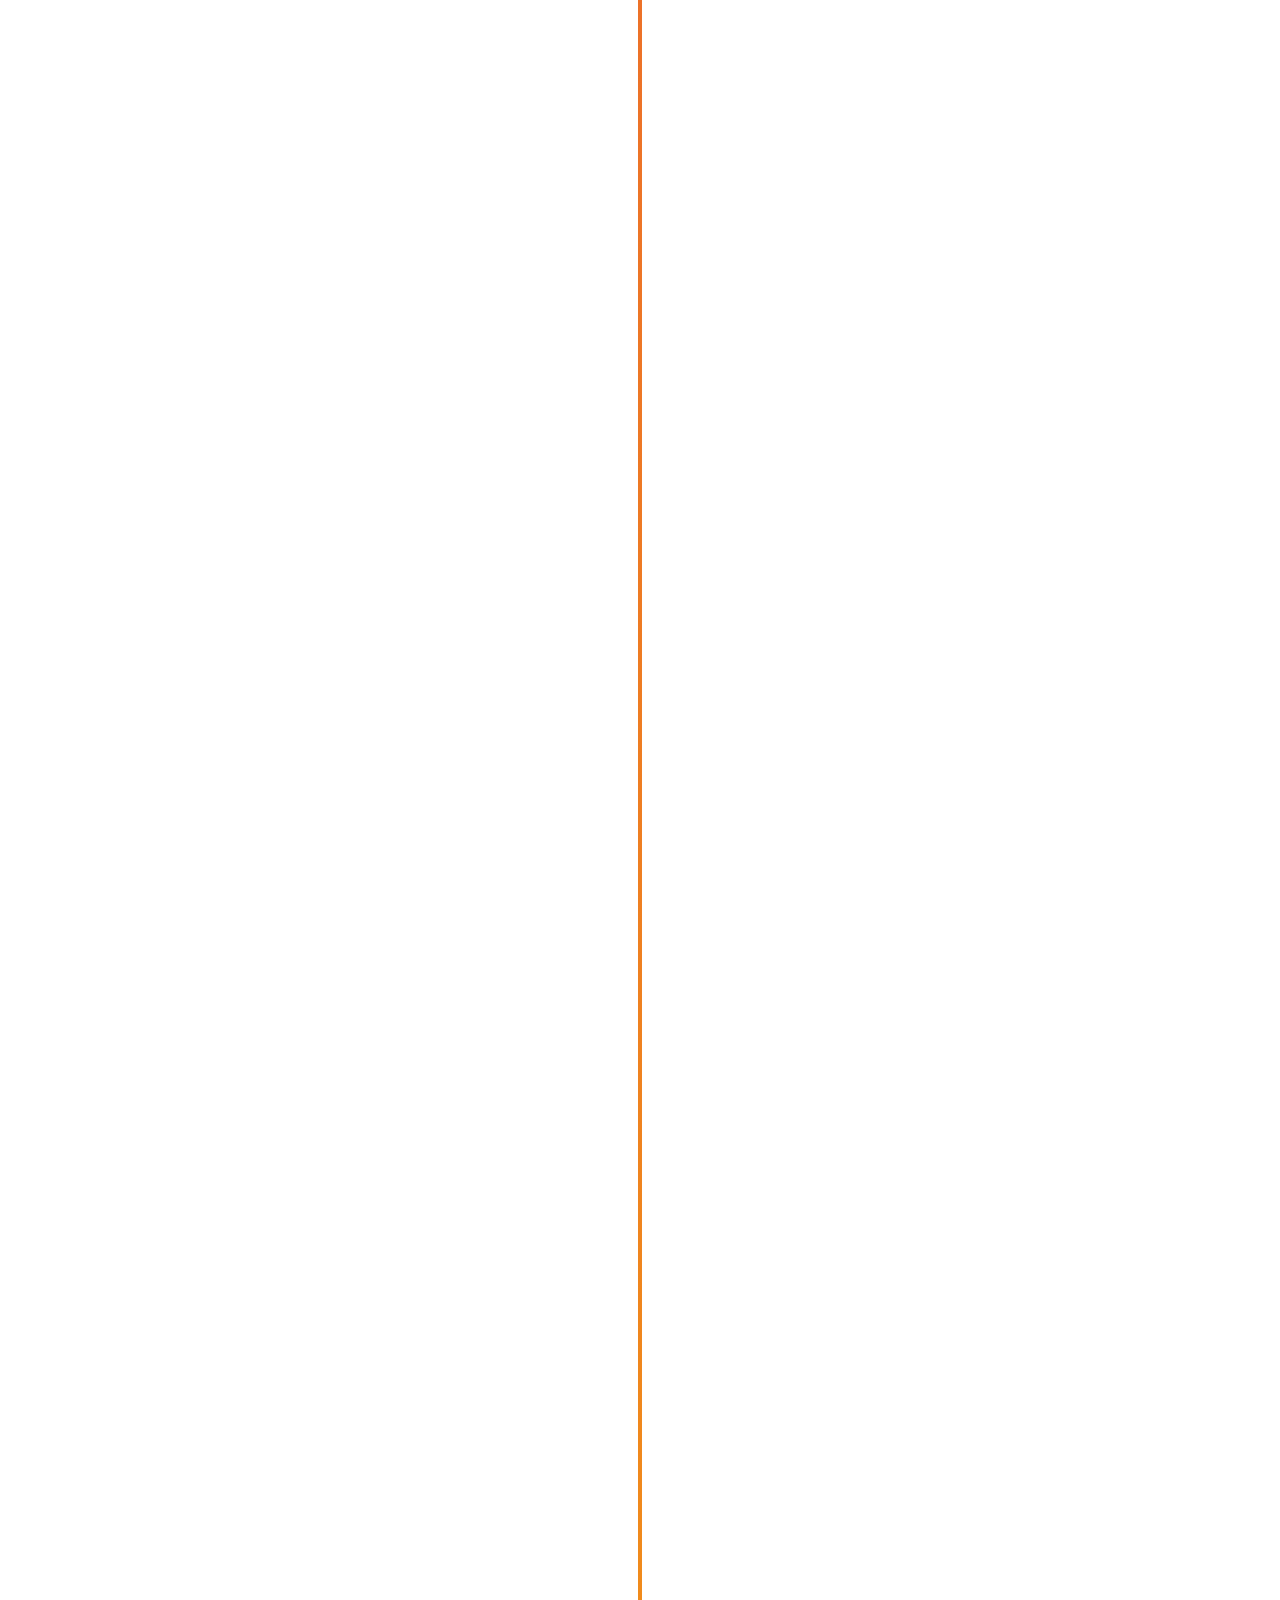
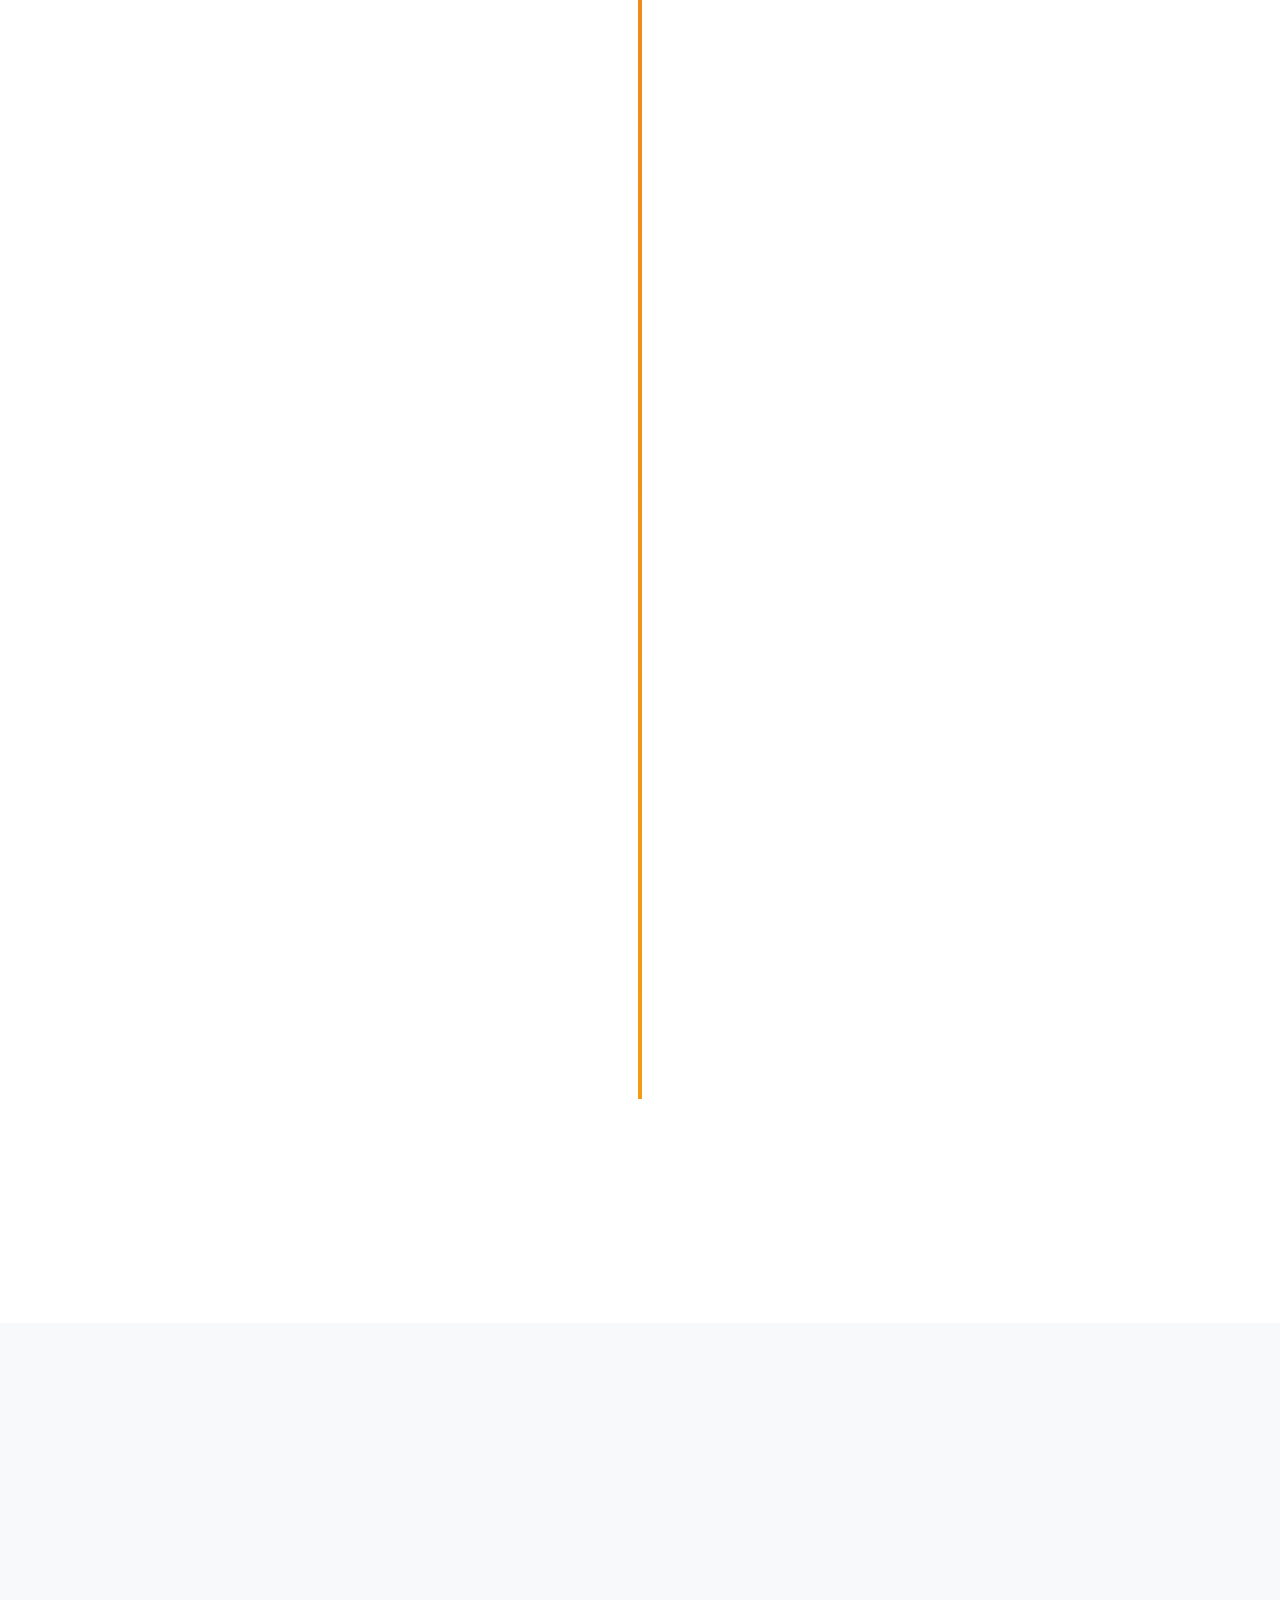
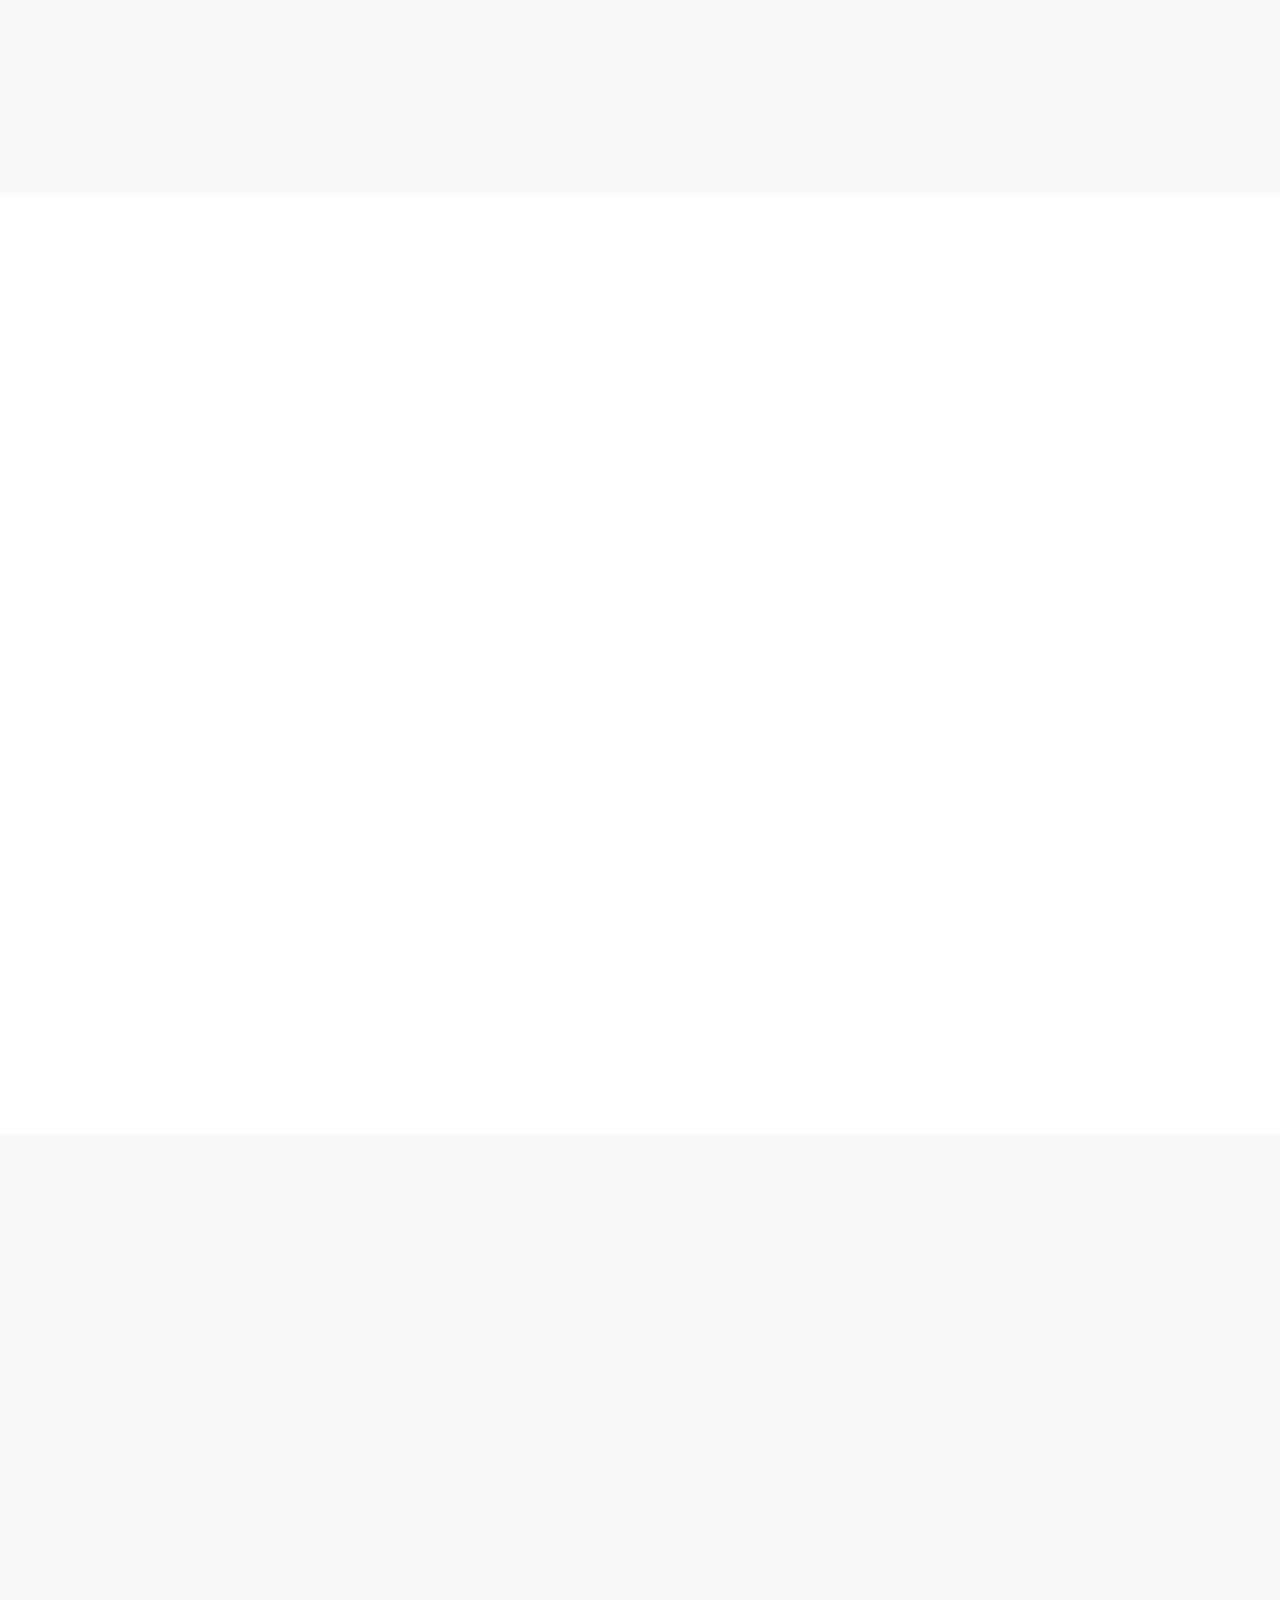
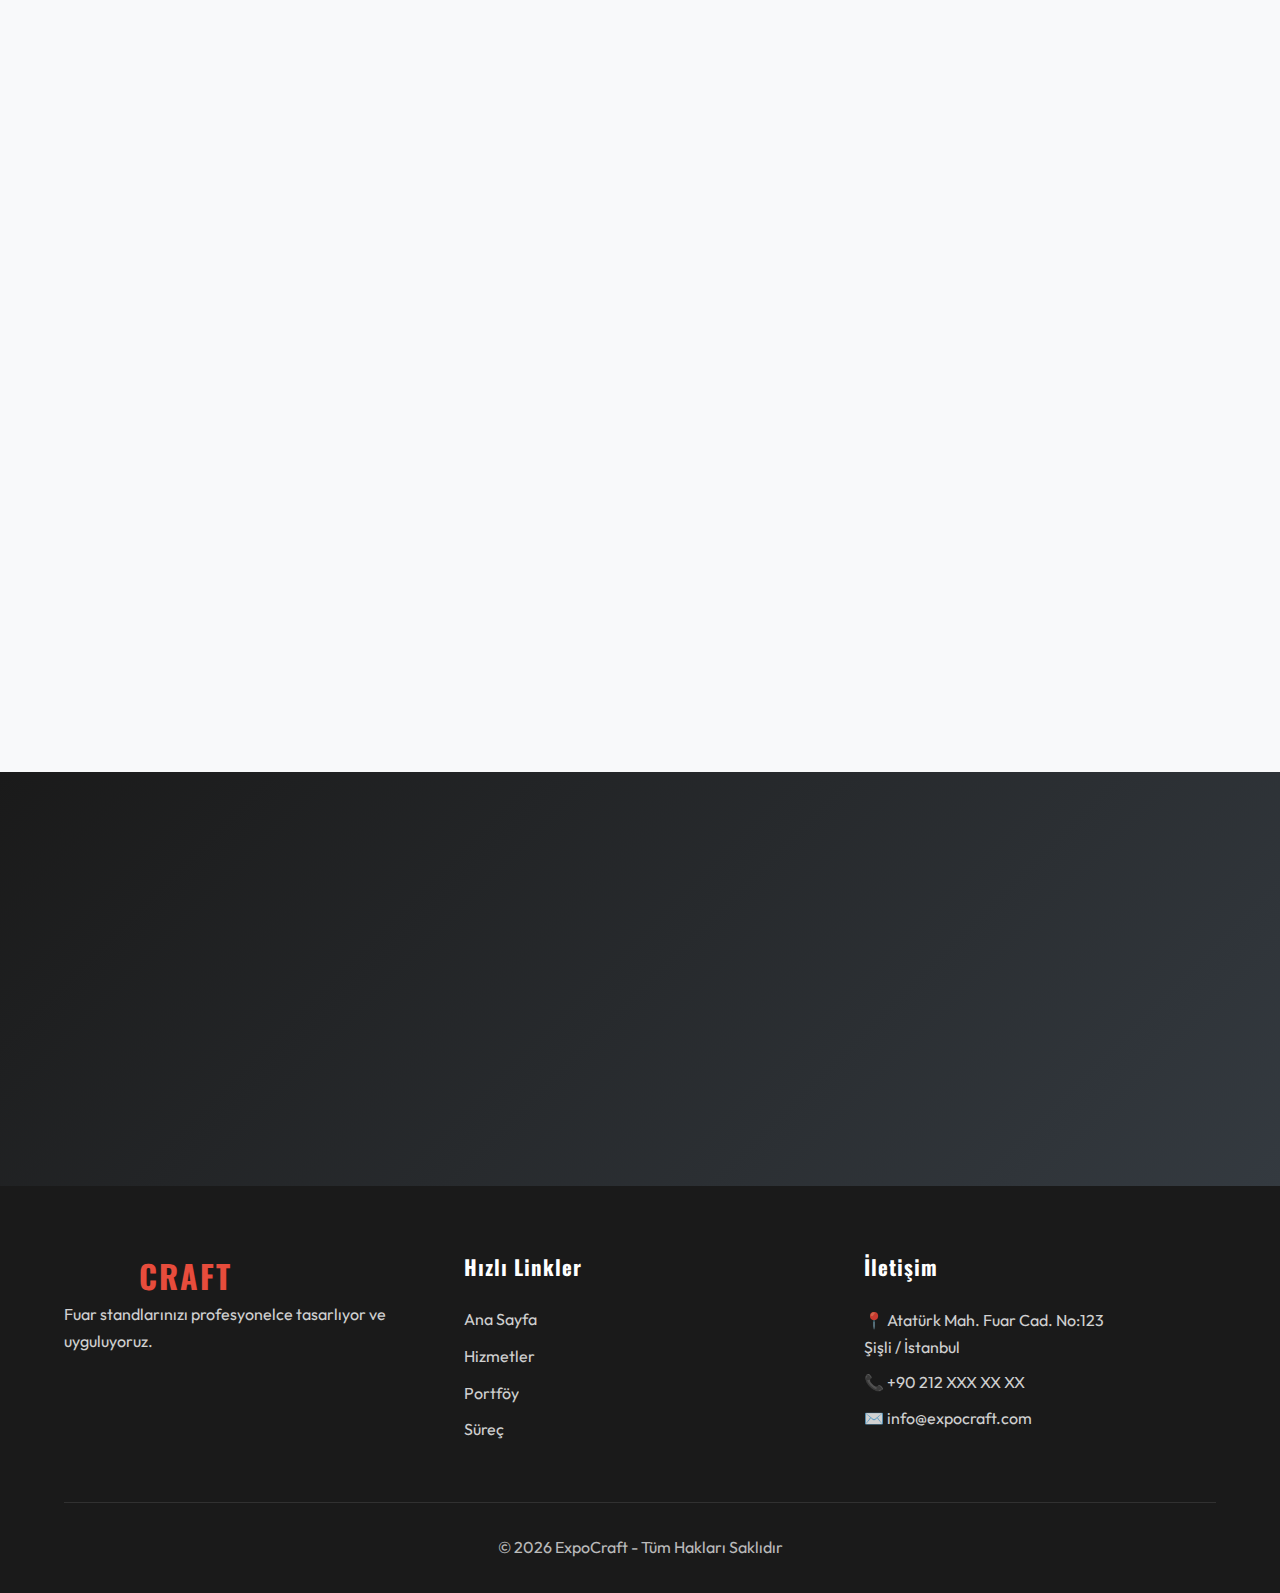
<file: surec.html>
<!DOCTYPE html>
<html lang="tr">
<head>
    <meta charset="UTF-8">
    <meta name="viewport" content="width=device-width, initial-scale=1.0">
    <title>Çalışma Sürecimiz - EXPOCRAFT</title>
    <link href="https://fonts.googleapis.com/css2?family=Oswald:wght@400;600;700&family=Outfit:wght@300;400;500;600&display=swap" rel="stylesheet">
    <link rel="stylesheet" href="style.css">
</head>
<body>
    <!-- Navigation -->
    <nav>
        <div class="container">
            <div class="logo">EXPO<span>CRAFT</span></div>
            <ul>
                <li><a href="index.html">Ana Sayfa</a></li>
                <li><a href="hizmetler.html">Hizmetler</a></li>
                <li><a href="portfolyo.html">Portföy</a></li>
                <li><a href="surec.html" class="active">Süreç</a></li>
                <li><a href="iletisim.html">İletişim</a></li>
            </ul>
        </div>
    </nav>

    <!-- Page Header -->
    <section class="page-header">
        <div class="page-header-content">
            <h1>ÇALIŞMA SÜRECİMİZ</h1>
            <p>Projeniz 5 adımda profesyonelce hayata geçiyor</p>
        </div>
    </section>

    <!-- Process Intro -->
    <section class="process-intro">
        <div class="process-intro-content fade-in">
            <h2>Sistematik ve Şeffaf Süreç</h2>
            <p>Her projede aynı kalite standartlarını uyguluyoruz. İlk görüşmeden fuar sonrasına kadar her adımda yanınızdayız. Şeffaf iletişim ve zamanında teslimat garantisi ile çalışıyoruz.</p>
        </div>
    </section>

    <!-- Process Timeline -->
    <section class="process-page">
        <div class="process-timeline">
            <!-- Step 1 -->
            <div class="process-step fade-in">
                <div class="process-content">
                    <div class="step-icon">🔍</div>
                    <h3>Keşif ve Planlama</h3>
                    <p class="step-description">Projenizin temelini oluşturduğumuz kritik ilk aşama. İhtiyaçlarınızı detaylıca analiz ediyor, hedeflerinizi belirliyoruz.</p>
                    
                    <div class="step-details">
                        <h4>Bu Aşamada Neler Yapıyoruz?</h4>
                        <ul>
                            <li><strong>İlk Görüşme:</strong> Marka kimliğiniz, hedef kitleniz ve fuar hedeflerinizi dinliyoruz</li>
                            <li><strong>Fuar Analizi:</strong> Fuar alanını inceliyor, stand yerinizi değerlendiriyoruz</li>
                            <li><strong>Bütçe Belirleme:</strong> Bütçenize uygun çözüm önerileri sunuyoruz</li>
                            <li><strong>Rakip Analizi:</strong> Sektörünüzdeki trend ve rakip standlarını araştırıyoruz</li>
                            <li><strong>Teknik Şartname:</strong> Elektrik, su, internet gibi teknik gereksinimleri planlıyoruz</li>
                        </ul>
                        
                        <div class="step-duration">
                            <span class="duration-icon">⏱️</span>
                            <span>Süre: 3-5 İş Günü</span>
                        </div>
                    </div>
                </div>
                <div class="process-number">01</div>
                <div class="process-content-spacer"></div>
            </div>

            <!-- Step 2 -->
            <div class="process-step fade-in">
                <div class="process-content-spacer"></div>
                <div class="process-number">02</div>
                <div class="process-content">
                    <div class="step-icon">✏️</div>
                    <h3>Tasarım ve Sunum</h3>
                    <p class="step-description">Kreatif ekibimiz markanıza özel, etkileyici tasarımlar oluşturuyor. Her detay sizinle paylaşılıyor.</p>
                    
                    <div class="step-details">
                        <h4>Bu Aşamada Neler Yapıyoruz?</h4>
                        <ul>
                            <li><strong>Konsept Geliştirme:</strong> 2-3 farklı konsept önerisi hazırlıyoruz</li>
                            <li><strong>3D Görselleştirme:</strong> Fotorealistik 3D render görselleri oluşturuyoruz</li>
                            <li><strong>Sunum Toplantısı:</strong> Tasarımları detaylıca anlatıyor, geri bildirimlerinizi alıyoruz</li>
                            <li><strong>Revizyon Çalışması:</strong> İstekleriniz doğrultusunda değişiklikler yapıyoruz</li>
                            <li><strong>Nihai Onay:</strong> Son tasarımı onayınıza sunuyoruz</li>
                            <li><strong>Teknik Çizimler:</strong> Üretim için detaylı teknik çizimler hazırlıyoruz</li>
                        </ul>
                        
                        <div class="step-duration">
                            <span class="duration-icon">⏱️</span>
                            <span>Süre: 5-10 İş Günü</span>
                        </div>
                    </div>
                </div>
            </div>

            <!-- Step 3 -->
            <div class="process-step fade-in">
                <div class="process-content">
                    <div class="step-icon">⚙️</div>
                    <h3>Üretim</h3>
                    <p class="step-description">Onaylanan tasarımlar, modern atölyemizde en kaliteli malzemelerle titizlikle üretiliyor.</p>
                    
                    <div class="step-details">
                        <h4>Bu Aşamada Neler Yapıyoruz?</h4>
                        <ul>
                            <li><strong>Malzeme Tedariki:</strong> Premium kalitede, sertifikalı malzemeler sağlıyoruz</li>
                            <li><strong>Özel Üretim:</strong> CNC, ahşap işleme, metal işçiliği gibi özel üretim süreçleri</li>
                            <li><strong>Baskı İşlemleri:</strong> Dijital baskı, UV baskı, vinil kaplama uygulamaları</li>
                            <li><strong>Kalite Kontrol:</strong> Üretimin her aşamasında titiz kontroller</li>
                            <li><strong>Elektrik/Aydınlatma:</strong> Tüm elektrik ve aydınlatma sistemlerinin hazırlanması</li>
                            <li><strong>Ön Montaj:</strong> Atölyede tüm parçaların kontrol montajı</li>
                        </ul>
                        
                        <div class="step-duration">
                            <span class="duration-icon">⏱️</span>
                            <span>Süre: 15-25 İş Günü</span>
                        </div>
                    </div>
                </div>
                <div class="process-number">03</div>
                <div class="process-content-spacer"></div>
            </div>

            <!-- Step 4 -->
            <div class="process-step fade-in">
                <div class="process-content-spacer"></div>
                <div class="process-number">04</div>
                <div class="process-content">
                    <div class="step-icon">🔨</div>
                    <h3>Montaj ve Kurulum</h3>
                    <p class="step-description">Deneyimli montaj ekibimiz, standınızı fuar alanında hızlı ve kusursuz şekilde kuruyor.</p>
                    
                    <div class="step-details">
                        <h4>Bu Aşamada Neler Yapıyoruz?</h4>
                        <ul>
                            <li><strong>Lojistik Planlama:</strong> Tüm malzemelerin zamanında fuar alanına taşınması</li>
                            <li><strong>Alan Hazırlığı:</strong> Fuar alanının ölçüm ve işaretlemesi</li>
                            <li><strong>Yapısal Montaj:</strong> Stand iskeletinin ve ana yapıların kurulması</li>
                            <li><strong>Elektrik Bağlantıları:</strong> Tüm elektrik ve aydınlatma sistemlerinin kurulumu</li>
                            <li><strong>Dekorasyon:</strong> Grafik uygulamaları, mobilya yerleşimi, aksesuar montajı</li>
                            <li><strong>Test ve Kontrol:</strong> Tüm sistemlerin çalışır durumda olduğunun kontrolü</li>
                            <li><strong>Son Dokunuşlar:</strong> Temizlik ve detay düzenlemeleri</li>
                        </ul>
                        
                        <div class="step-duration">
                            <span class="duration-icon">⏱️</span>
                            <span>Süre: 2-4 Gün</span>
                        </div>
                    </div>
                </div>
            </div>

            <!-- Step 5 -->
            <div class="process-step fade-in">
                <div class="process-content">
                    <div class="step-icon">🎯</div>
                    <h3>Fuar ve Sonrası</h3>
                    <p class="step-description">Fuar boyunca teknik destek sağlıyor, fuar sonunda tüm demontaj ve lojistik süreçleri yönetiyoruz.</p>
                    
                    <div class="step-details">
                        <h4>Bu Aşamada Neler Yapıyoruz?</h4>
                        <ul>
                            <li><strong>Fuar Öncesi Eğitim:</strong> Stand personeline teknik bilgilendirme yapıyoruz</li>
                            <li><strong>7/24 Teknik Destek:</strong> Fuar boyunca her türlü teknik sorun için hazırız</li>
                            <li><strong>Anlık Müdahale:</strong> Olası sorunlara anında çözüm üretiyoruz</li>
                            <li><strong>Demontaj:</strong> Fuar bitiminde hızlı ve düzenli söküm işlemi</li>
                            <li><strong>Depolama:</strong> İstenirse malzemelerin güvenli depolanması</li>
                            <li><strong>Geri Dönüşüm:</strong> Çevre dostu geri dönüşüm süreçleri</li>
                            <li><strong>Değerlendirme:</strong> Proje hakkında değerlendirme toplantısı</li>
                        </ul>
                        
                        <div class="step-duration">
                            <span class="duration-icon">⏱️</span>
                            <span>Süre: Fuar süresi + 1-2 Gün</span>
                        </div>
                    </div>
                </div>
                <div class="process-number">05</div>
                <div class="process-content-spacer"></div>
            </div>
        </div>
    </section>

    <!-- Timeline Overview -->
    <section class="timeline-overview">
        <div class="timeline-content fade-in">
            <h2>Genel Zaman Çizelgesi</h2>
            <p>Ortalama bir proje için toplam süreç 25-45 iş günü sürmektedir. Acil projeler için hızlandırılmış süreç seçeneklerimiz de mevcuttur.</p>
            
            <div class="timeline-chart">
                <div class="timeline-bar">
                    <div class="bar-section" style="width: 12%;">
                        <span class="bar-label">Keşif<br>3-5 gün</span>
                    </div>
                    <div class="bar-section" style="width: 22%;">
                        <span class="bar-label">Tasarım<br>5-10 gün</span>
                    </div>
                    <div class="bar-section" style="width: 50%;">
                        <span class="bar-label">Üretim<br>15-25 gün</span>
                    </div>
                    <div class="bar-section" style="width: 16%;">
                        <span class="bar-label">Montaj<br>2-4 gün</span>
                    </div>
                </div>
            </div>
        </div>
    </section>

    <!-- Quality Assurance -->
    <section class="quality-section">
        <h2 class="section-title fade-in">KALİTE GÜVENCEMİZ</h2>
        
        <div class="quality-grid">
            <div class="quality-card fade-in">
                <div class="quality-icon">✅</div>
                <h3>ISO Sertifikalı Üretim</h3>
                <p>Tüm üretim süreçlerimiz uluslararası kalite standartlarına uygun yürütülür.</p>
            </div>
            
            <div class="quality-card fade-in">
                <div class="quality-icon">🛡️</div>
                <h3>Sigortalı Projeler</h3>
                <p>Her proje için kapsamlı sorumluluk sigortası ile güvence altındasınız.</p>
            </div>
            
            <div class="quality-card fade-in">
                <div class="quality-icon">📋</div>
                <h3>Detaylı Dokümantasyon</h3>
                <p>Her aşamada fotoğraflı raporlama ve detaylı proje takibi yapıyoruz.</p>
            </div>
            
            <div class="quality-card fade-in">
                <div class="quality-icon">🔄</div>
                <h3>Revizyon Garantisi</h3>
                <p>Tasarım aşamasında sınırsız revizyon hakkı sunuyoruz.</p>
            </div>
        </div>
    </section>

    <!-- FAQ Section -->
    <section class="faq-section">
        <h2 class="section-title fade-in">SIK SORULAN SORULAR</h2>
        
        <div class="faq-container">
            <div class="faq-item fade-in">
                <h3>Proje için minimum ne kadar süre gerekli?</h3>
                <p>Standart projeler için minimum 25 iş günü öneriyoruz. Ancak acil durumlar için hızlandırılmış üretim seçeneklerimiz de mevcuttur.</p>
            </div>
            
            <div class="faq-item fade-in">
                <h3>Tasarım değişiklikleri ücretli mi?</h3>
                <p>Hayır, tasarım aşamasında onay öncesinde istediğiniz kadar revizyon yapabilirsiniz. Üretim başladıktan sonraki değişiklikler için ek ücret gerekebilir.</p>
            </div>
            
            <div class="faq-item fade-in">
                <h3>Yurt dışı fuarlarda da hizmet veriyor musunuz?</h3>
                <p>Evet, Avrupa ve Orta Doğu'daki birçok fuarda projeler yaptık. Lojistik, gümrük ve yerel koordinasyonu da sağlıyoruz.</p>
            </div>
            
            <div class="faq-item fade-in">
                <h3>Stand malzemelerini tekrar kullanabilir miyiz?</h3>
                <p>Evet, modüler tasarımlarımız farklı fuarlarda tekrar kullanılabilir. Depolama hizmeti de sunuyoruz.</p>
            </div>
            
            <div class="faq-item fade-in">
                <h3>Fuar sırasında teknik destek var mı?</h3>
                <p>Kesinlikle. Fuar boyunca 7/24 teknik destek ekibimiz hazır beklemektedir.</p>
            </div>
        </div>
    </section>

    <!-- CTA Section -->
    <section class="cta-section">
        <div class="cta-content fade-in">
            <h2>Projenizi Başlatmaya Hazır mısınız?</h2>
            <p>Hemen iletişime geçin, size özel çözümlerimizi konuşalım</p>
            <a href="iletisim.html" class="btn btn-primary">Proje Başlat</a>
        </div>
    </section>

    <!-- Footer -->
    <footer>
        <div class="footer-content">
            <div class="footer-section">
                <div class="logo">EXPO<span>CRAFT</span></div>
                <p>Fuar standlarınızı profesyonelce tasarlıyor ve uyguluyoruz.</p>
            </div>
            <div class="footer-section">
                <h4>Hızlı Linkler</h4>
                <ul>
                    <li><a href="index.html">Ana Sayfa</a></li>
                    <li><a href="hizmetler.html">Hizmetler</a></li>
                    <li><a href="portfolyo.html">Portföy</a></li>
                    <li><a href="surec.html">Süreç</a></li>
                </ul>
            </div>
            <div class="footer-section">
                <h4>İletişim</h4>
                <p>📍 Atatürk Mah. Fuar Cad. No:123<br>Şişli / İstanbul</p>
                <p>📞 +90 212 XXX XX XX</p>
                <p>✉️ info@expocraft.com</p>
            </div>
        </div>
        <div class="footer-bottom">
            <p>&copy; 2026 ExpoCraft - Tüm Hakları Saklıdır</p>
        </div>
    </footer>

    <script src="script.js"></script>
</body>
</html>
</file>
<file: style.css>
:root {
    --primary: #1a1a1a;
    --secondary: #e74c3c;
    --accent: #f39c12;
    --light: #f8f9fa;
    --gray: #6c757d;
    --dark-gray: #343a40;
}

* {
    margin: 0;
    padding: 0;
    box-sizing: border-box;
}

body {
    font-family: 'Outfit', sans-serif;
    color: var(--primary);
    background: var(--light);
    overflow-x: hidden;
    line-height: 1.6;
    padding-top: 0;
}

/* Ensure content doesn't hide behind fixed nav */
section:not(.hero) {
    position: relative;
    z-index: 1;
}

/* Navigation */
nav {
    position: fixed;
    top: 0;
    width: 100%;
    background: rgba(255, 255, 255, 0.95);
    backdrop-filter: blur(10px);
    z-index: 1000;
    padding: 1.5rem 5%;
    box-shadow: 0 2px 20px rgba(0,0,0,0.05);
    animation: slideDown 0.6s ease;
}

@keyframes slideDown {
    from {
        transform: translateY(-100%);
        opacity: 0;
    }
    to {
        transform: translateY(0);
        opacity: 1;
    }
}

nav .container {
    display: flex;
    justify-content: space-between;
    align-items: center;
    max-width: 1400px;
    margin: 0 auto;
}

.logo {
    font-family: 'Oswald', sans-serif;
    font-size: 2rem;
    font-weight: 700;
    letter-spacing: 2px;
    color: var(--primary);
}

.logo span {
    color: var(--secondary);
}

nav ul {
    display: flex;
    gap: 3rem;
    list-style: none;
}

nav a {
    text-decoration: none;
    color: var(--primary);
    font-weight: 500;
    font-size: 1rem;
    transition: color 0.3s ease;
    position: relative;
}

nav a::after {
    content: '';
    position: absolute;
    bottom: -5px;
    left: 0;
    width: 0;
    height: 2px;
    background: var(--secondary);
    transition: width 0.3s ease;
}

nav a:hover::after,
nav a.active::after {
    width: 100%;
}

/* Hero Section */
.hero {
    min-height: 100vh;
    background: linear-gradient(135deg, rgba(26, 26, 26, 0.95) 0%, rgba(52, 58, 64, 0.95) 100%),
                url('https://images.unsplash.com/photo-1540575467063-178a50c2df87?w=1920&q=80') center/cover no-repeat;
    display: flex;
    align-items: center;
    justify-content: center;
    position: relative;
    overflow: hidden;
    padding-top: 100px;
    background-attachment: fixed;
}

.hero::before {
    content: '';
    position: absolute;
    top: 0;
    left: 0;
    width: 100%;
    height: 100%;
    background: url("data:image/svg+xml,%3Csvg width='60' height='60' viewBox='0 0 60 60' xmlns='http://www.w3.org/2000/svg'%3E%3Cg fill='none' fill-rule='evenodd'%3E%3Cg fill='%23ffffff' fill-opacity='0.03'%3E%3Cpath d='M36 34v-4h-2v4h-4v2h4v4h2v-4h4v-2h-4zm0-30V0h-2v4h-4v2h4v4h2V6h4V4h-4zM6 34v-4H4v4H0v2h4v4h2v-4h4v-2H6zM6 4V0H4v4H0v2h4v4h2V6h4V4H6z'/%3E%3C/g%3E%3C/g%3E%3C/svg%3E");
    opacity: 0.2;
    pointer-events: none;
    animation: patternMove 20s linear infinite;
}

@keyframes patternMove {
    0% {
        transform: translate(0, 0);
    }
    100% {
        transform: translate(60px, 60px);
    }
}

.hero-content {
    text-align: center;
    color: white;
    z-index: 1;
    max-width: 1000px;
    padding: 0 2rem;
}

.hero h1 {
    font-family: 'Oswald', sans-serif;
    font-size: 5rem;
    font-weight: 700;
    letter-spacing: 4px;
    margin-bottom: 1.5rem;
    animation: fadeInUp 0.8s ease 0.2s backwards;
    text-transform: uppercase;
}

.hero h1 span {
    color: var(--secondary);
}

.hero p {
    font-size: 1.5rem;
    margin-bottom: 3rem;
    font-weight: 300;
    animation: fadeInUp 0.8s ease 0.4s backwards;
    opacity: 0.9;
}

@keyframes fadeInUp {
    from {
        opacity: 0;
        transform: translateY(30px);
    }
    to {
        opacity: 1;
        transform: translateY(0);
    }
}

.cta-buttons {
    display: flex;
    gap: 2rem;
    justify-content: center;
    animation: fadeInUp 0.8s ease 0.6s backwards;
}

.btn {
    padding: 1.2rem 3rem;
    border: none;
    font-size: 1.1rem;
    font-weight: 600;
    cursor: pointer;
    transition: all 0.3s ease;
    text-decoration: none;
    display: inline-block;
    font-family: 'Outfit', sans-serif;
}

.btn-primary {
    background: var(--secondary);
    color: white;
    box-shadow: 0 10px 30px rgba(231, 76, 60, 0.3);
}

.btn-primary:hover {
    transform: translateY(-3px);
    box-shadow: 0 15px 40px rgba(231, 76, 60, 0.4);
}

.btn-secondary {
    background: transparent;
    color: white;
    border: 2px solid white;
}

.btn-secondary:hover {
    background: white;
    color: var(--primary);
}

/* Page Header */
.page-header {
    background: linear-gradient(135deg, var(--primary) 0%, var(--dark-gray) 100%);
    color: white;
    padding: 10rem 5% 6rem;
    text-align: center;
    margin-top: 90px;
    position: relative;
    overflow: hidden;
}

.page-header::before {
    content: '';
    position: absolute;
    top: 0;
    left: 0;
    width: 100%;
    height: 100%;
    background: url("data:image/svg+xml,%3Csvg width='60' height='60' viewBox='0 0 60 60' xmlns='http://www.w3.org/2000/svg'%3E%3Cg fill='none' fill-rule='evenodd'%3E%3Cg fill='%23ffffff' fill-opacity='0.05'%3E%3Cpath d='M36 34v-4h-2v4h-4v2h4v4h2v-4h4v-2h-4zm0-30V0h-2v4h-4v2h4v4h2V6h4V4h-4zM6 34v-4H4v4H0v2h4v4h2v-4h4v-2H6zM6 4V0H4v4H0v2h4v4h2V6h4V4H6z'/%3E%3C/g%3E%3C/g%3E%3C/svg%3E");
    opacity: 0.2;
}

.page-header-content {
    position: relative;
    z-index: 1;
}

.page-header h1 {
    font-family: 'Oswald', sans-serif;
    font-size: 4rem;
    font-weight: 700;
    letter-spacing: 3px;
    margin-bottom: 1rem;
}

.page-header p {
    font-size: 1.3rem;
    opacity: 0.9;
}

/* Section Titles */
.section-title {
    font-family: 'Oswald', sans-serif;
    font-size: 3.5rem;
    font-weight: 700;
    text-align: center;
    margin-bottom: 1rem;
    letter-spacing: 2px;
    text-transform: uppercase;
}

.section-subtitle {
    text-align: center;
    color: var(--gray);
    font-size: 1.2rem;
    margin-bottom: 5rem;
    max-width: 700px;
    margin-left: auto;
    margin-right: auto;
}

/* About Section */
.about {
    padding: 8rem 5%;
    background: white;
}

.about-container {
    max-width: 1400px;
    margin: 0 auto;
    display: grid;
    grid-template-columns: 1fr 1fr;
    gap: 5rem;
    align-items: center;
}

.about-content h2 {
    font-family: 'Oswald', sans-serif;
    font-size: 3rem;
    margin-bottom: 1.5rem;
    letter-spacing: 2px;
}

.about-content .lead {
    font-size: 1.3rem;
    font-weight: 500;
    color: var(--secondary);
    margin-bottom: 1.5rem;
}

.about-content p {
    margin-bottom: 1.5rem;
    color: var(--gray);
    line-height: 1.8;
}

.about-features {
    margin: 3rem 0;
}

.feature-item {
    display: flex;
    gap: 1.5rem;
    margin-bottom: 1.5rem;
}

.feature-icon {
    width: 50px;
    height: 50px;
    background: var(--secondary);
    color: white;
    display: flex;
    align-items: center;
    justify-content: center;
    font-size: 1.5rem;
    font-weight: 700;
    border-radius: 50%;
    flex-shrink: 0;
}

.feature-item h4 {
    margin-bottom: 0.5rem;
    font-family: 'Oswald', sans-serif;
}

.feature-item p {
    margin: 0;
    color: var(--gray);
}

.about-image {
    display: flex;
    align-items: center;
    justify-content: center;
}

.image-placeholder {
    width: 100%;
    height: 500px;
    background: linear-gradient(135deg, var(--primary), var(--dark-gray));
    display: flex;
    flex-direction: column;
    align-items: center;
    justify-content: center;
    color: white;
    border-left: 5px solid var(--secondary);
}

.placeholder-icon {
    font-size: 5rem;
    margin-bottom: 1rem;
}

.image-placeholder p {
    font-size: 1.2rem;
    font-weight: 500;
}

/* Stats Section */
.stats {
    padding: 6rem 5%;
    background: var(--primary);
    color: white;
}

.stats-grid {
    display: grid;
    grid-template-columns: repeat(auto-fit, minmax(250px, 1fr));
    gap: 4rem;
    max-width: 1400px;
    margin: 0 auto;
    text-align: center;
}

.stat-item h2 {
    font-family: 'Oswald', sans-serif;
    font-size: 4rem;
    color: var(--secondary);
    margin-bottom: 0.5rem;
}

.stat-item p {
    font-size: 1.2rem;
    opacity: 0.9;
}

/* Why Us Section */
.why-us {
    padding: 8rem 5%;
    background: white;
}

.why-grid {
    display: grid;
    grid-template-columns: repeat(auto-fit, minmax(320px, 1fr));
    gap: 3rem;
    max-width: 1400px;
    margin: 0 auto;
}

.why-card {
    background: var(--light);
    padding: 3rem 2rem;
    position: relative;
    transition: all 0.4s ease;
}

.why-card:hover {
    transform: translateY(-10px);
    box-shadow: 0 20px 40px rgba(0,0,0,0.1);
}

.why-number {
    position: absolute;
    top: -20px;
    right: 20px;
    font-family: 'Oswald', sans-serif;
    font-size: 5rem;
    color: rgba(231, 76, 60, 0.1);
    font-weight: 700;
}

.why-card h3 {
    font-family: 'Oswald', sans-serif;
    font-size: 1.8rem;
    margin-bottom: 1rem;
    letter-spacing: 1px;
}

.why-card p {
    color: var(--gray);
    line-height: 1.7;
}

/* Services Page */
.services-page {
    padding: 6rem 5%;
    background: white;
}

.services-intro {
    max-width: 900px;
    margin: 0 auto 5rem;
    text-align: center;
}

.services-intro h2 {
    font-family: 'Oswald', sans-serif;
    font-size: 2.5rem;
    margin-bottom: 1.5rem;
}

.services-grid {
    display: grid;
    grid-template-columns: repeat(auto-fit, minmax(350px, 1fr));
    gap: 3rem;
    max-width: 1400px;
    margin: 0 auto;
}

.service-card {
    background: var(--light);
    padding: 3rem 2rem;
    position: relative;
    overflow: hidden;
    transition: all 0.4s ease;
    border-left: 5px solid var(--secondary);
}

.service-card::before {
    content: '';
    position: absolute;
    top: 0;
    left: -100%;
    width: 100%;
    height: 100%;
    background: linear-gradient(90deg, transparent, rgba(231, 76, 60, 0.1), transparent);
    transition: left 0.6s ease;
}

.service-card:hover::before {
    left: 100%;
}

.service-card:hover {
    transform: translateY(-10px);
    box-shadow: 0 20px 40px rgba(0,0,0,0.1);
}

.service-icon {
    font-size: 3rem;
    margin-bottom: 1.5rem;
    color: var(--secondary);
}

.service-card h3 {
    font-family: 'Oswald', sans-serif;
    font-size: 1.8rem;
    margin-bottom: 1rem;
    letter-spacing: 1px;
}

.service-card > p {
    color: var(--gray);
    line-height: 1.7;
    font-size: 1rem;
    margin-bottom: 1.5rem;
}

.service-details {
    margin-top: 1.5rem;
}

.service-details ul {
    list-style: none;
    padding: 0;
}

.service-details li {
    padding: 0.5rem 0;
    padding-left: 1.5rem;
    position: relative;
    color: var(--gray);
}

.service-details li::before {
    content: '▸';
    position: absolute;
    left: 0;
    color: var(--secondary);
    font-weight: bold;
}

/* Process Preview */
.process-preview {
    padding: 6rem 5%;
    background: linear-gradient(135deg, var(--primary), var(--dark-gray));
    text-align: center;
    color: white;
}

.process-preview-content h2 {
    font-family: 'Oswald', sans-serif;
    font-size: 3rem;
    margin-bottom: 1rem;
}

.process-preview-content p {
    font-size: 1.2rem;
    margin-bottom: 2rem;
    opacity: 0.9;
}

/* Portfolio Page */
.portfolio-intro {
    padding: 6rem 5% 3rem;
    background: white;
    text-align: center;
}

.portfolio-intro-content {
    max-width: 900px;
    margin: 0 auto;
}

.portfolio-intro h2 {
    font-family: 'Oswald', sans-serif;
    font-size: 2.5rem;
    margin-bottom: 1.5rem;
}

.portfolio-filters {
    padding: 2rem 5%;
    background: white;
    text-align: center;
}

.filter-buttons {
    display: flex;
    flex-wrap: wrap;
    gap: 1rem;
    justify-content: center;
    max-width: 1000px;
    margin: 0 auto;
}

.filter-btn {
    padding: 0.8rem 2rem;
    background: var(--light);
    border: 2px solid transparent;
    color: var(--primary);
    font-family: 'Outfit', sans-serif;
    font-weight: 500;
    cursor: pointer;
    transition: all 0.3s ease;
}

.filter-btn:hover,
.filter-btn.active {
    background: var(--secondary);
    color: white;
    border-color: var(--secondary);
}

.portfolio-page {
    padding: 3rem 5% 8rem;
    background: var(--light);
}

.portfolio-grid {
    display: grid;
    grid-template-columns: repeat(auto-fit, minmax(350px, 1fr));
    gap: 3rem;
    max-width: 1400px;
    margin: 0 auto;
}

.portfolio-item {
    background: white;
    overflow: hidden;
    transition: all 0.4s ease;
}

.portfolio-item:hover {
    transform: translateY(-10px);
    box-shadow: 0 20px 40px rgba(0,0,0,0.15);
}

.portfolio-image {
    height: 300px;
    overflow: hidden;
    background: linear-gradient(135deg, var(--primary), var(--dark-gray));
}

.portfolio-info {
    padding: 2rem;
}

.portfolio-category {
    display: inline-block;
    background: var(--secondary);
    color: white;
    padding: 0.3rem 1rem;
    font-size: 0.9rem;
    font-weight: 500;
    margin-bottom: 1rem;
}

.portfolio-info h3 {
    font-family: 'Oswald', sans-serif;
    font-size: 1.8rem;
    margin-bottom: 0.5rem;
}

.portfolio-info > p {
    color: var(--gray);
    margin-bottom: 1rem;
}

.portfolio-details p {
    color: var(--gray);
    line-height: 1.7;
}

/* Testimonials */
.testimonials {
    padding: 8rem 5%;
    background: white;
}

.testimonials-grid {
    display: grid;
    grid-template-columns: repeat(auto-fit, minmax(320px, 1fr));
    gap: 3rem;
    max-width: 1400px;
    margin: 0 auto;
}

.testimonial-card {
    background: var(--light);
    padding: 3rem 2rem;
    position: relative;
}

.quote-icon {
    font-size: 4rem;
    color: var(--secondary);
    opacity: 0.3;
    line-height: 1;
    margin-bottom: 1rem;
}

.testimonial-card p {
    color: var(--gray);
    line-height: 1.8;
    margin-bottom: 2rem;
    font-style: italic;
}

.testimonial-author strong {
    display: block;
    color: var(--primary);
    font-size: 1.1rem;
    margin-bottom: 0.3rem;
}

.testimonial-author span {
    color: var(--gray);
    font-size: 0.95rem;
}

/* Process Page */
.process-intro {
    padding: 6rem 5% 3rem;
    background: white;
    text-align: center;
}

.process-intro-content {
    max-width: 900px;
    margin: 0 auto;
}

.process-intro h2 {
    font-family: 'Oswald', sans-serif;
    font-size: 2.5rem;
    margin-bottom: 1.5rem;
}

.process-page {
    padding: 3rem 5% 8rem;
    background: white;
}

.process-timeline {
    max-width: 1200px;
    margin: 0 auto;
    position: relative;
}

.process-timeline::before {
    content: '';
    position: absolute;
    left: 50%;
    transform: translateX(-50%);
    width: 4px;
    height: 100%;
    background: linear-gradient(to bottom, var(--secondary), var(--accent));
}

.process-step {
    display: grid;
    grid-template-columns: 1fr auto 1fr;
    gap: 3rem;
    margin-bottom: 6rem;
    position: relative;
}

.process-content {
    background: var(--light);
    padding: 2.5rem;
    position: relative;
}

.process-content-spacer {
    /* Empty spacer */
}

.step-icon {
    font-size: 3rem;
    margin-bottom: 1.5rem;
}

.process-content h3 {
    font-family: 'Oswald', sans-serif;
    font-size: 2rem;
    margin-bottom: 1rem;
    letter-spacing: 1px;
}

.step-description {
    color: var(--gray);
    margin-bottom: 2rem;
    font-size: 1.1rem;
}

.step-details {
    margin-top: 2rem;
    padding-top: 2rem;
    border-top: 2px solid #e0e0e0;
}

.step-details h4 {
    font-family: 'Oswald', sans-serif;
    font-size: 1.3rem;
    margin-bottom: 1rem;
}

.step-details ul {
    list-style: none;
    padding: 0;
}

.step-details li {
    padding: 0.7rem 0;
    padding-left: 1.5rem;
    position: relative;
    color: var(--gray);
    line-height: 1.6;
}

.step-details li::before {
    content: '✓';
    position: absolute;
    left: 0;
    color: var(--secondary);
    font-weight: bold;
}

.step-details strong {
    color: var(--primary);
}

.step-duration {
    margin-top: 1.5rem;
    padding: 1rem;
    background: white;
    display: inline-flex;
    align-items: center;
    gap: 0.5rem;
    font-weight: 500;
}

.duration-icon {
    font-size: 1.2rem;
}

.process-number {
    width: 80px;
    height: 80px;
    background: var(--secondary);
    border-radius: 50%;
    display: flex;
    align-items: center;
    justify-content: center;
    color: white;
    font-family: 'Oswald', sans-serif;
    font-size: 2rem;
    font-weight: 700;
    z-index: 1;
    box-shadow: 0 10px 30px rgba(231, 76, 60, 0.3);
}

/* Timeline Overview */
.timeline-overview {
    padding: 6rem 5%;
    background: var(--light);
}

.timeline-content {
    max-width: 1000px;
    margin: 0 auto;
    text-align: center;
}

.timeline-content h2 {
    font-family: 'Oswald', sans-serif;
    font-size: 2.5rem;
    margin-bottom: 1.5rem;
}

.timeline-chart {
    margin-top: 4rem;
}

.timeline-bar {
    display: flex;
    height: 100px;
    background: white;
    border-radius: 10px;
    overflow: hidden;
    box-shadow: 0 10px 40px rgba(0,0,0,0.1);
}

.bar-section {
    display: flex;
    align-items: center;
    justify-content: center;
    color: white;
    font-weight: 600;
    text-align: center;
    position: relative;
}

.bar-section:nth-child(1) {
    background: #e74c3c;
}

.bar-section:nth-child(2) {
    background: #e67e22;
}

.bar-section:nth-child(3) {
    background: #f39c12;
}

.bar-section:nth-child(4) {
    background: #d35400;
}

.bar-label {
    font-size: 0.9rem;
    line-height: 1.4;
}

/* Quality Section */
.quality-section {
    padding: 8rem 5%;
    background: white;
}

.quality-grid {
    display: grid;
    grid-template-columns: repeat(auto-fit, minmax(280px, 1fr));
    gap: 3rem;
    max-width: 1400px;
    margin: 0 auto;
}

.quality-card {
    text-align: center;
    padding: 2rem;
}

.quality-icon {
    font-size: 3rem;
    margin-bottom: 1rem;
}

.quality-card h3 {
    font-family: 'Oswald', sans-serif;
    font-size: 1.5rem;
    margin-bottom: 1rem;
}

.quality-card p {
    color: var(--gray);
    line-height: 1.7;
}

/* FAQ Section */
.faq-section {
    padding: 8rem 5%;
    background: var(--light);
}

.faq-container {
    max-width: 900px;
    margin: 0 auto;
}

.faq-item {
    background: white;
    padding: 2rem;
    margin-bottom: 1.5rem;
    border-left: 4px solid var(--secondary);
}

.faq-item h3 {
    font-family: 'Oswald', sans-serif;
    font-size: 1.3rem;
    margin-bottom: 1rem;
    color: var(--primary);
}

.faq-item p {
    color: var(--gray);
    line-height: 1.7;
}

/* Contact Page */
.contact-page {
    padding: 6rem 5% 8rem;
    background: white;
}

.contact-container {
    max-width: 1400px;
    margin: 0 auto;
    display: grid;
    grid-template-columns: 1fr 1.5fr;
    gap: 5rem;
}

.contact-info h2 {
    font-family: 'Oswald', sans-serif;
    font-size: 2.5rem;
    margin-bottom: 1.5rem;
    letter-spacing: 1px;
}

.contact-lead {
    color: var(--gray);
    font-size: 1.1rem;
    margin-bottom: 3rem;
    line-height: 1.7;
}

.contact-item {
    display: flex;
    align-items: flex-start;
    gap: 1.5rem;
    margin-bottom: 2.5rem;
}

.contact-icon {
    font-size: 1.8rem;
    color: var(--secondary);
    margin-top: 0.3rem;
    flex-shrink: 0;
}

.contact-item h4 {
    font-family: 'Oswald', sans-serif;
    font-size: 1.3rem;
    margin-bottom: 0.5rem;
}

.contact-item p {
    color: var(--gray);
    line-height: 1.7;
}

.social-links {
    margin-top: 3rem;
}

.social-links h4 {
    font-family: 'Oswald', sans-serif;
    font-size: 1.3rem;
    margin-bottom: 1rem;
}

.social-icons {
    display: flex;
    gap: 1rem;
    flex-wrap: wrap;
}

.social-icon {
    display: inline-block;
    padding: 0.7rem 1.5rem;
    background: var(--light);
    color: var(--primary);
    text-decoration: none;
    transition: all 0.3s ease;
    font-weight: 500;
}

.social-icon:hover {
    background: var(--secondary);
    color: white;
    transform: translateY(-3px);
}

.contact-form-section h2 {
    font-family: 'Oswald', sans-serif;
    font-size: 2.5rem;
    margin-bottom: 1rem;
    letter-spacing: 1px;
}

.contact-form-section > p {
    color: var(--gray);
    margin-bottom: 2rem;
}

.contact-form {
    background: var(--light);
    padding: 3rem;
}

.form-row {
    display: grid;
    grid-template-columns: 1fr 1fr;
    gap: 1.5rem;
}

.form-group {
    margin-bottom: 1.5rem;
}

.form-group label {
    display: block;
    margin-bottom: 0.5rem;
    font-weight: 500;
    color: var(--primary);
}

.contact-form input,
.contact-form textarea,
.contact-form select {
    width: 100%;
    padding: 1rem;
    border: 2px solid #e0e0e0;
    background: white;
    font-family: 'Outfit', sans-serif;
    font-size: 1rem;
    transition: border-color 0.3s ease;
}

.contact-form input:focus,
.contact-form textarea:focus,
.contact-form select:focus {
    outline: none;
    border-color: var(--secondary);
}

.contact-form textarea {
    resize: vertical;
    min-height: 120px;
}

.checkbox-group label {
    display: flex;
    align-items: center;
    gap: 0.7rem;
}

.checkbox-group input[type="checkbox"] {
    width: auto;
    cursor: pointer;
}

.contact-form button {
    width: 100%;
    margin-top: 1rem;
}

/* Map Section */
.map-section {
    padding: 0;
    background: var(--light);
}

.map-placeholder {
    height: 400px;
    background: linear-gradient(135deg, var(--primary), var(--dark-gray));
    display: flex;
    align-items: center;
    justify-content: center;
}

.map-content {
    text-align: center;
    color: white;
}

.map-content h3 {
    font-family: 'Oswald', sans-serif;
    font-size: 2rem;
    margin-bottom: 1rem;
}

.map-content p {
    margin-bottom: 0.5rem;
}

.map-note {
    margin-top: 2rem;
    opacity: 0.7;
    font-size: 0.9rem;
}

/* Additional Info */
.additional-info {
    padding: 6rem 5%;
    background: white;
}

.info-grid {
    display: grid;
    grid-template-columns: repeat(auto-fit, minmax(300px, 1fr));
    gap: 3rem;
    max-width: 1400px;
    margin: 0 auto;
}

.info-card {
    text-align: center;
    padding: 2rem;
}

.info-icon {
    font-size: 3rem;
    margin-bottom: 1rem;
}

.info-card h3 {
    font-family: 'Oswald', sans-serif;
    font-size: 1.5rem;
    margin-bottom: 1rem;
}

.info-card p {
    color: var(--gray);
    line-height: 1.7;
}

/* FAQ Quick */
.faq-quick {
    padding: 6rem 5%;
    background: var(--light);
}

.faq-quick-content {
    max-width: 900px;
    margin: 0 auto;
    text-align: center;
}

.faq-quick-content h2 {
    font-family: 'Oswald', sans-serif;
    font-size: 2.5rem;
    margin-bottom: 3rem;
}

.faq-links {
    display: flex;
    flex-direction: column;
    gap: 1.5rem;
}

.faq-link {
    background: white;
    padding: 1.5rem;
    text-decoration: none;
    color: var(--primary);
    transition: all 0.3s ease;
    border-left: 4px solid var(--secondary);
}

.faq-link:hover {
    transform: translateX(10px);
    box-shadow: 0 10px 30px rgba(0,0,0,0.1);
}

.faq-question {
    font-weight: 500;
    font-size: 1.1rem;
}

/* CTA Section */
.cta-section {
    padding: 6rem 5%;
    background: linear-gradient(135deg, var(--primary), var(--dark-gray));
    text-align: center;
    color: white;
}

.cta-content h2 {
    font-family: 'Oswald', sans-serif;
    font-size: 3rem;
    margin-bottom: 1rem;
}

.cta-content p {
    font-size: 1.2rem;
    margin-bottom: 2rem;
    opacity: 0.9;
}

/* Footer */
footer {
    background: var(--primary);
    color: white;
    padding: 4rem 5% 2rem;
}

.footer-content {
    max-width: 1400px;
    margin: 0 auto;
    display: grid;
    grid-template-columns: repeat(auto-fit, minmax(250px, 1fr));
    gap: 3rem;
    margin-bottom: 3rem;
}

.footer-section h4 {
    font-family: 'Oswald', sans-serif;
    font-size: 1.3rem;
    margin-bottom: 1.5rem;
    letter-spacing: 1px;
}

.footer-section p {
    opacity: 0.8;
    line-height: 1.7;
    margin-bottom: 0.5rem;
}

.footer-section ul {
    list-style: none;
    padding: 0;
}

.footer-section ul li {
    margin-bottom: 0.7rem;
}

.footer-section a {
    color: white;
    text-decoration: none;
    opacity: 0.8;
    transition: opacity 0.3s ease;
}

.footer-section a:hover {
    opacity: 1;
    color: var(--secondary);
}

.footer-bottom {
    text-align: center;
    padding-top: 2rem;
    border-top: 1px solid rgba(255,255,255,0.1);
}

.footer-bottom p {
    opacity: 0.7;
}

/* Animations */
.fade-in {
    opacity: 0;
    transform: translateY(30px);
    transition: opacity 0.6s ease, transform 0.6s ease;
}

.fade-in.visible {
    opacity: 1;
    transform: translateY(0);
}

/* Responsive */
@media (max-width: 1024px) {
    .about-container,
    .contact-container {
        grid-template-columns: 1fr;
        gap: 3rem;
    }

    .process-timeline::before {
        left: 40px;
    }

    .process-step {
        grid-template-columns: auto 1fr;
        gap: 2rem;
        margin-left: 0;
    }

    .process-content-spacer {
        display: none;
    }

    .process-number {
        width: 60px;
        height: 60px;
        font-size: 1.5rem;
    }
}

@media (max-width: 768px) {
    nav ul {
        gap: 1.5rem;
        font-size: 0.9rem;
    }

    .hero h1 {
        font-size: 3rem;
    }

    .hero p {
        font-size: 1.2rem;
    }

    .cta-buttons {
        flex-direction: column;
        gap: 1rem;
    }

    .page-header h1 {
        font-size: 2.5rem;
    }

    .section-title {
        font-size: 2.5rem;
    }

    .services-grid,
    .portfolio-grid,
    .why-grid {
        grid-template-columns: 1fr;
    }

    .form-row {
        grid-template-columns: 1fr;
    }

    .bar-label {
        font-size: 0.7rem;
    }
}

@media (max-width: 480px) {
    nav .container {
        flex-direction: column;
        gap: 1rem;
    }

    nav ul {
        flex-wrap: wrap;
        justify-content: center;
        gap: 1rem;
    }

    .hero h1 {
        font-size: 2rem;
    }

    .logo {
        font-size: 1.5rem;
    }
}
</file>
<file: admin-style.css>
:root {
    --primary: #1a1a1a;
    --secondary: #e74c3c;
    --accent: #f39c12;
    --light: #f8f9fa;
    --gray: #6c757d;
    --dark-gray: #343a40;
    --sidebar-width: 280px;
}

* {
    margin: 0;
    padding: 0;
    box-sizing: border-box;
}

body {
    font-family: 'Outfit', sans-serif;
    background: #f0f2f5;
    color: var(--primary);
}

.admin-container {
    display: flex;
    min-height: 100vh;
}

/* Sidebar */
.sidebar {
    width: var(--sidebar-width);
    background: var(--primary);
    color: white;
    position: fixed;
    height: 100vh;
    overflow-y: auto;
    display: flex;
    flex-direction: column;
}

.sidebar .logo {
    font-family: 'Oswald', sans-serif;
    font-size: 2rem;
    font-weight: 700;
    letter-spacing: 2px;
    padding: 2rem 1.5rem 1rem;
    border-bottom: 1px solid rgba(255,255,255,0.1);
}

.sidebar .logo span {
    color: var(--secondary);
}

.admin-title {
    padding: 1rem 1.5rem;
    font-size: 0.9rem;
    opacity: 0.7;
    text-transform: uppercase;
    letter-spacing: 1px;
}

.admin-nav {
    flex: 1;
    padding: 1rem 0;
}

.nav-item {
    display: flex;
    align-items: center;
    gap: 1rem;
    padding: 1rem 1.5rem;
    color: rgba(255,255,255,0.8);
    text-decoration: none;
    transition: all 0.3s ease;
    border-left: 3px solid transparent;
}

.nav-item .icon {
    font-size: 1.3rem;
}

.nav-item:hover {
    background: rgba(255,255,255,0.05);
    color: white;
}

.nav-item.active {
    background: rgba(231, 76, 60, 0.2);
    color: white;
    border-left-color: var(--secondary);
}

.sidebar-footer {
    padding: 1.5rem;
    border-top: 1px solid rgba(255,255,255,0.1);
}

.btn-view-site {
    display: block;
    width: 100%;
    padding: 1rem;
    background: var(--secondary);
    color: white;
    text-align: center;
    text-decoration: none;
    border-radius: 5px;
    font-weight: 500;
    transition: all 0.3s ease;
}

.btn-view-site:hover {
    background: #c0392b;
    transform: translateY(-2px);
}

/* Main Content */
.main-content {
    margin-left: var(--sidebar-width);
    flex: 1;
    min-height: 100vh;
}

.top-bar {
    background: white;
    padding: 1.5rem 2rem;
    display: flex;
    justify-content: space-between;
    align-items: center;
    box-shadow: 0 2px 10px rgba(0,0,0,0.05);
    position: sticky;
    top: 0;
    z-index: 100;
}

.top-bar h1 {
    font-family: 'Oswald', sans-serif;
    font-size: 2rem;
    color: var(--primary);
}

.top-actions {
    display: flex;
    gap: 1rem;
}

.btn-save,
.btn-export {
    padding: 0.8rem 1.5rem;
    border: none;
    font-family: 'Outfit', sans-serif;
    font-weight: 500;
    cursor: pointer;
    border-radius: 5px;
    transition: all 0.3s ease;
}

.btn-save {
    background: var(--secondary);
    color: white;
}

.btn-save:hover {
    background: #c0392b;
    transform: translateY(-2px);
}

.btn-export {
    background: #3498db;
    color: white;
}

.btn-export:hover {
    background: #2980b9;
    transform: translateY(-2px);
}

/* Content Area */
.content-area {
    padding: 2rem;
}

.admin-section {
    display: none;
    background: white;
    padding: 2rem;
    border-radius: 10px;
    box-shadow: 0 2px 10px rgba(0,0,0,0.05);
}

.admin-section.active {
    display: block;
    animation: fadeIn 0.3s ease;
}

@keyframes fadeIn {
    from {
        opacity: 0;
        transform: translateY(20px);
    }
    to {
        opacity: 1;
        transform: translateY(0);
    }
}

.admin-section h2 {
    font-family: 'Oswald', sans-serif;
    font-size: 1.8rem;
    margin-bottom: 2rem;
    color: var(--primary);
    padding-bottom: 1rem;
    border-bottom: 2px solid var(--light);
}

.admin-section h3 {
    font-family: 'Oswald', sans-serif;
    font-size: 1.4rem;
    margin: 2rem 0 1rem;
    color: var(--primary);
}

/* Dashboard */
.dashboard-cards {
    display: grid;
    grid-template-columns: repeat(auto-fit, minmax(250px, 1fr));
    gap: 2rem;
    margin-bottom: 3rem;
}

.dash-card {
    background: linear-gradient(135deg, var(--secondary), #c0392b);
    color: white;
    padding: 2rem;
    border-radius: 10px;
    display: flex;
    align-items: center;
    gap: 1.5rem;
    box-shadow: 0 5px 20px rgba(231, 76, 60, 0.3);
}

.dash-card:nth-child(2) {
    background: linear-gradient(135deg, #3498db, #2980b9);
}

.dash-card:nth-child(3) {
    background: linear-gradient(135deg, #f39c12, #e67e22);
}

.dash-card:nth-child(4) {
    background: linear-gradient(135deg, #27ae60, #229954);
}

.card-icon {
    font-size: 3rem;
}

.card-info h3 {
    font-size: 2.5rem;
    margin: 0;
    font-family: 'Oswald', sans-serif;
}

.card-info p {
    margin: 0;
    opacity: 0.9;
}

.welcome-message {
    background: var(--light);
    padding: 2rem;
    border-radius: 10px;
}

.welcome-message h2 {
    border: none;
    padding: 0;
    margin-bottom: 1rem;
}

.quick-tips {
    margin-top: 2rem;
    padding: 1.5rem;
    background: white;
    border-radius: 5px;
    border-left: 4px solid var(--secondary);
}

.quick-tips ul {
    margin-top: 1rem;
    padding-left: 1.5rem;
}

.quick-tips li {
    margin-bottom: 0.5rem;
    color: var(--gray);
}

/* Form Elements */
.form-group {
    margin-bottom: 1.5rem;
}

.form-group label {
    display: block;
    margin-bottom: 0.5rem;
    font-weight: 500;
    color: var(--primary);
}

.form-group input[type="text"],
.form-group input[type="email"],
.form-group input[type="url"],
.form-group textarea,
.form-group select {
    width: 100%;
    padding: 0.8rem;
    border: 2px solid #e0e0e0;
    border-radius: 5px;
    font-family: 'Outfit', sans-serif;
    font-size: 1rem;
    transition: border-color 0.3s ease;
}

.form-group input:focus,
.form-group textarea:focus,
.form-group select:focus {
    outline: none;
    border-color: var(--secondary);
}

.form-group textarea {
    resize: vertical;
    min-height: 100px;
}

.form-group small {
    display: block;
    margin-top: 0.5rem;
    color: var(--gray);
    font-size: 0.85rem;
}

.form-group input[type="color"] {
    width: 100px;
    height: 50px;
    border: 2px solid #e0e0e0;
    border-radius: 5px;
    cursor: pointer;
}

.form-row {
    display: grid;
    grid-template-columns: 1fr 1fr;
    gap: 1.5rem;
}

.stats-grid {
    display: grid;
    grid-template-columns: repeat(auto-fit, minmax(200px, 1fr));
    gap: 1.5rem;
}

/* Features List */
.features-list {
    display: flex;
    flex-direction: column;
    gap: 1rem;
}

.feature-item {
    background: var(--light);
    padding: 1.5rem;
    border-radius: 5px;
    border-left: 3px solid var(--secondary);
}

.feature-item input {
    width: 100%;
    padding: 0.8rem;
    border: 2px solid #e0e0e0;
    border-radius: 5px;
    margin-bottom: 0.8rem;
    font-family: 'Outfit', sans-serif;
}

.feature-item textarea {
    width: 100%;
    padding: 0.8rem;
    border: 2px solid #e0e0e0;
    border-radius: 5px;
    font-family: 'Outfit', sans-serif;
    resize: vertical;
}

/* Items List */
.items-list {
    display: flex;
    flex-direction: column;
    gap: 1.5rem;
    margin-top: 2rem;
}

.item-card {
    background: var(--light);
    padding: 2rem;
    border-radius: 10px;
    border-left: 4px solid var(--secondary);
    position: relative;
}

.item-card h4 {
    font-family: 'Oswald', sans-serif;
    font-size: 1.3rem;
    margin-bottom: 1rem;
    color: var(--primary);
}

.item-actions {
    position: absolute;
    top: 1rem;
    right: 1rem;
    display: flex;
    gap: 0.5rem;
}

.btn-edit,
.btn-delete {
    padding: 0.5rem 1rem;
    border: none;
    border-radius: 5px;
    cursor: pointer;
    font-size: 0.9rem;
    transition: all 0.3s ease;
}

.btn-edit {
    background: #3498db;
    color: white;
}

.btn-edit:hover {
    background: #2980b9;
}

.btn-delete {
    background: #e74c3c;
    color: white;
}

.btn-delete:hover {
    background: #c0392b;
}

.btn-add {
    padding: 1rem 2rem;
    background: #27ae60;
    color: white;
    border: none;
    border-radius: 5px;
    font-family: 'Outfit', sans-serif;
    font-weight: 500;
    cursor: pointer;
    transition: all 0.3s ease;
    margin-bottom: 2rem;
}

.btn-add:hover {
    background: #229954;
    transform: translateY(-2px);
}

/* Notification */
.notification {
    position: fixed;
    bottom: 2rem;
    right: 2rem;
    padding: 1rem 2rem;
    background: #27ae60;
    color: white;
    border-radius: 5px;
    box-shadow: 0 5px 20px rgba(0,0,0,0.2);
    opacity: 0;
    transform: translateY(20px);
    transition: all 0.3s ease;
    z-index: 1000;
}

.notification.show {
    opacity: 1;
    transform: translateY(0);
}

.notification.error {
    background: #e74c3c;
}

.notification.success {
    background: #27ae60;
}

/* Responsive */
@media (max-width: 1024px) {
    .sidebar {
        transform: translateX(-100%);
        transition: transform 0.3s ease;
    }

    .sidebar.active {
        transform: translateX(0);
    }

    .main-content {
        margin-left: 0;
    }

    .form-row {
        grid-template-columns: 1fr;
    }
}

@media (max-width: 768px) {
    .top-bar {
        flex-direction: column;
        gap: 1rem;
        align-items: stretch;
    }

    .top-actions {
        flex-direction: column;
    }

    .dashboard-cards {
        grid-template-columns: 1fr;
    }

    .content-area {
        padding: 1rem;
    }

    .admin-section {
        padding: 1.5rem;
    }
}

/* Scrollbar Styling */
.sidebar::-webkit-scrollbar {
    width: 8px;
}

.sidebar::-webkit-scrollbar-track {
    background: rgba(255,255,255,0.05);
}

.sidebar::-webkit-scrollbar-thumb {
    background: rgba(255,255,255,0.2);
    border-radius: 4px;
}

.sidebar::-webkit-scrollbar-thumb:hover {
    background: rgba(255,255,255,0.3);
}
</file>
